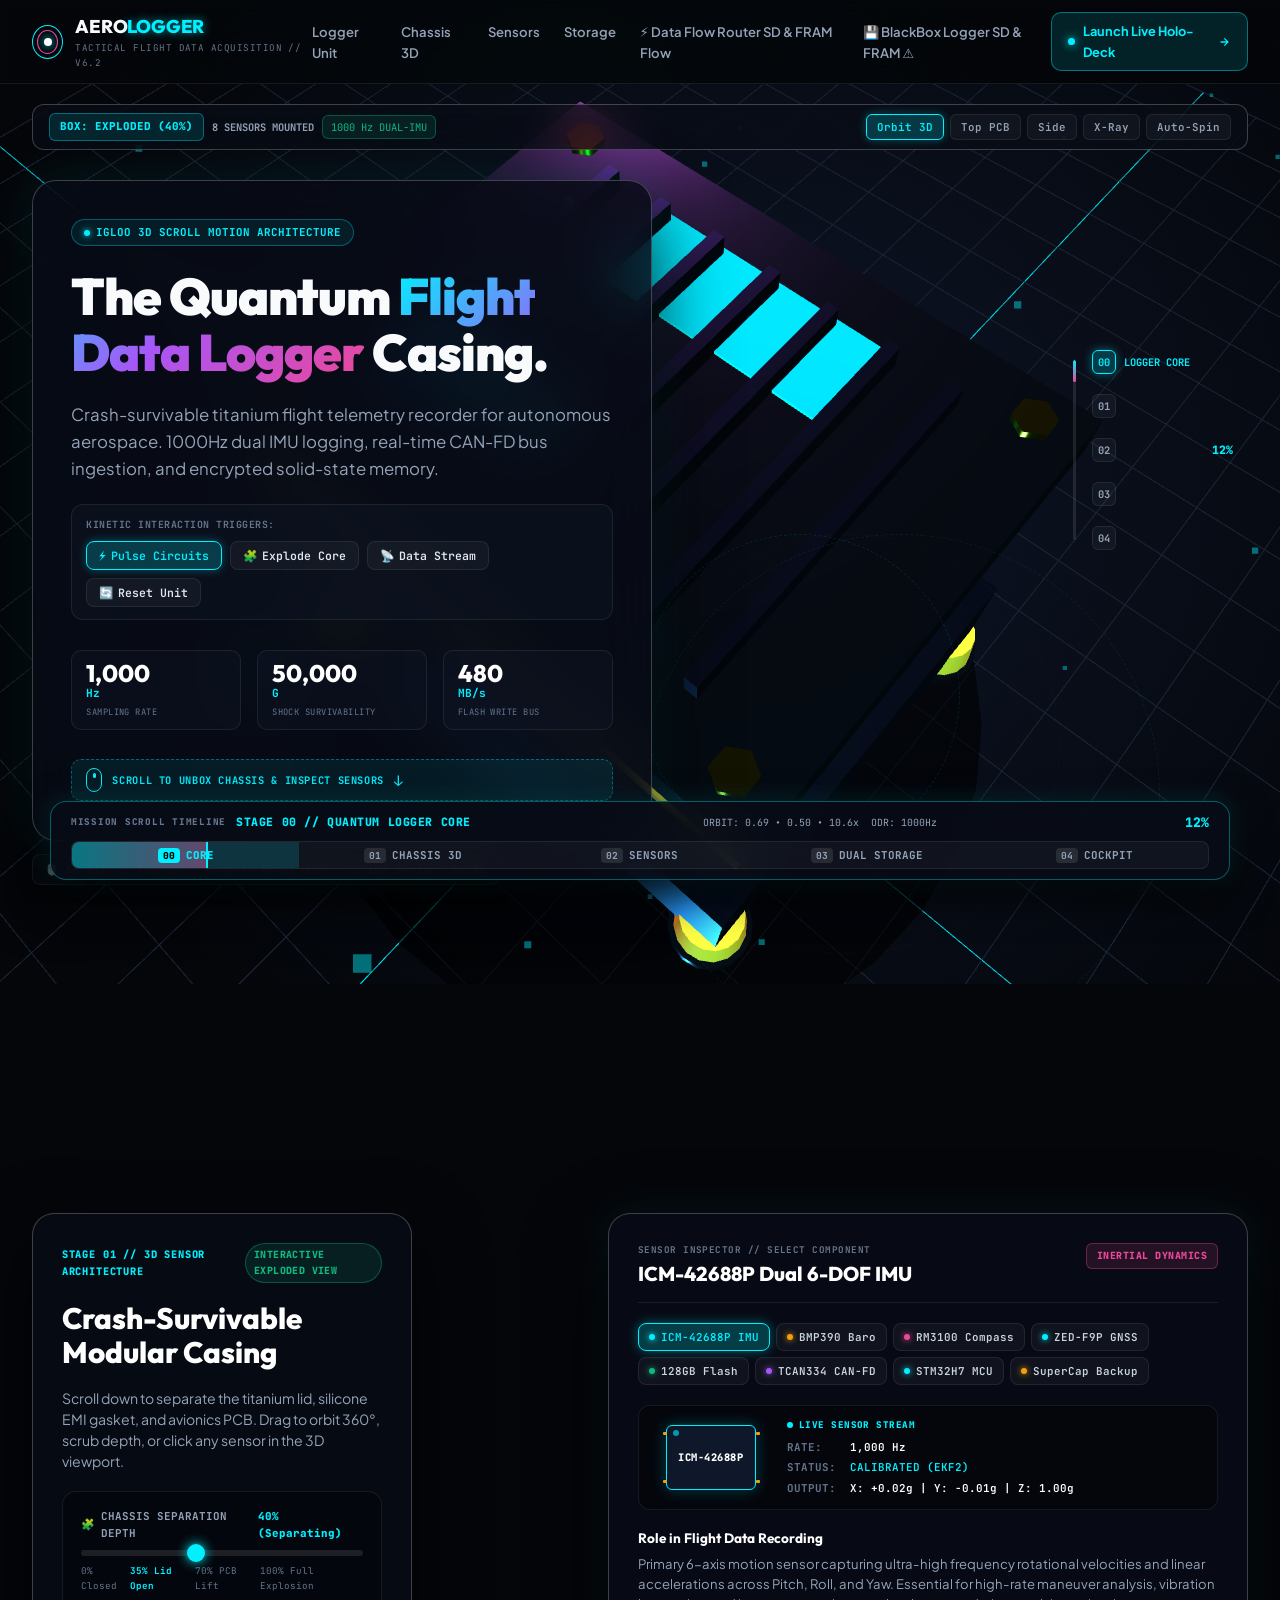
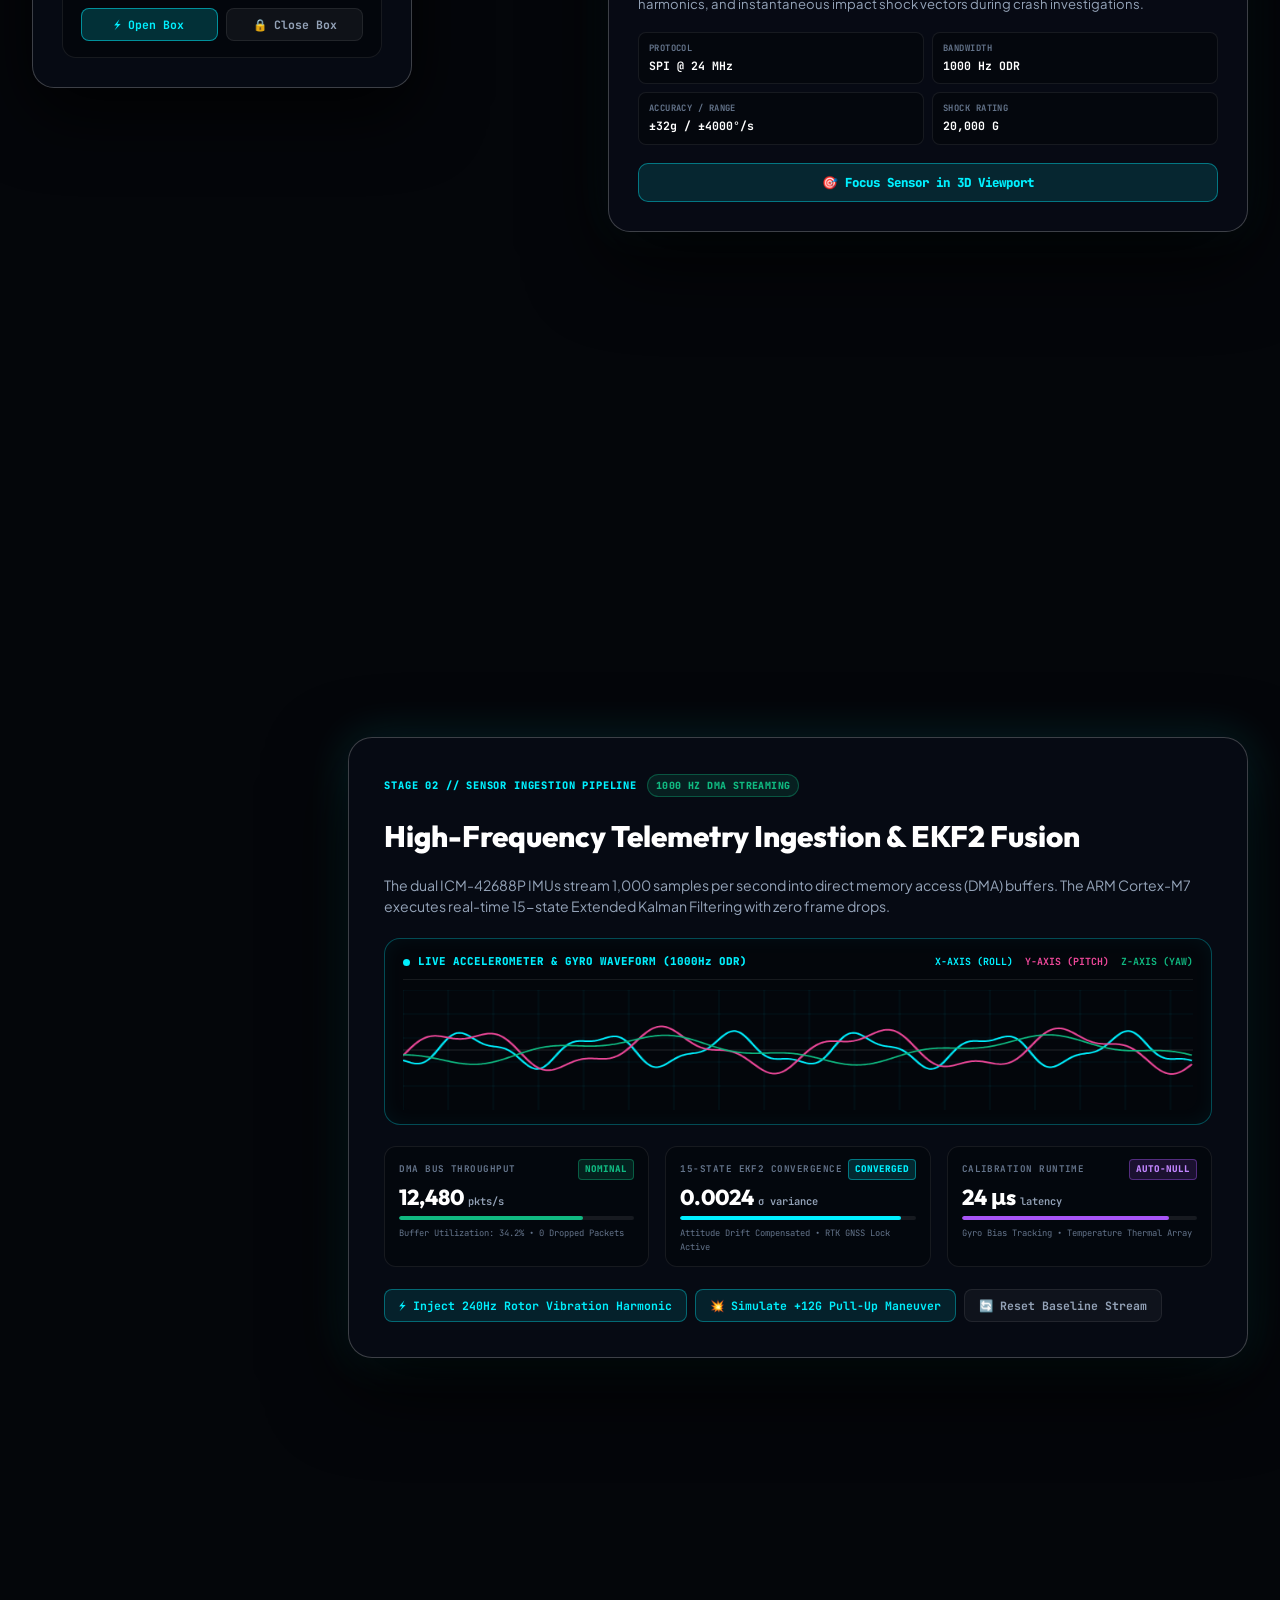
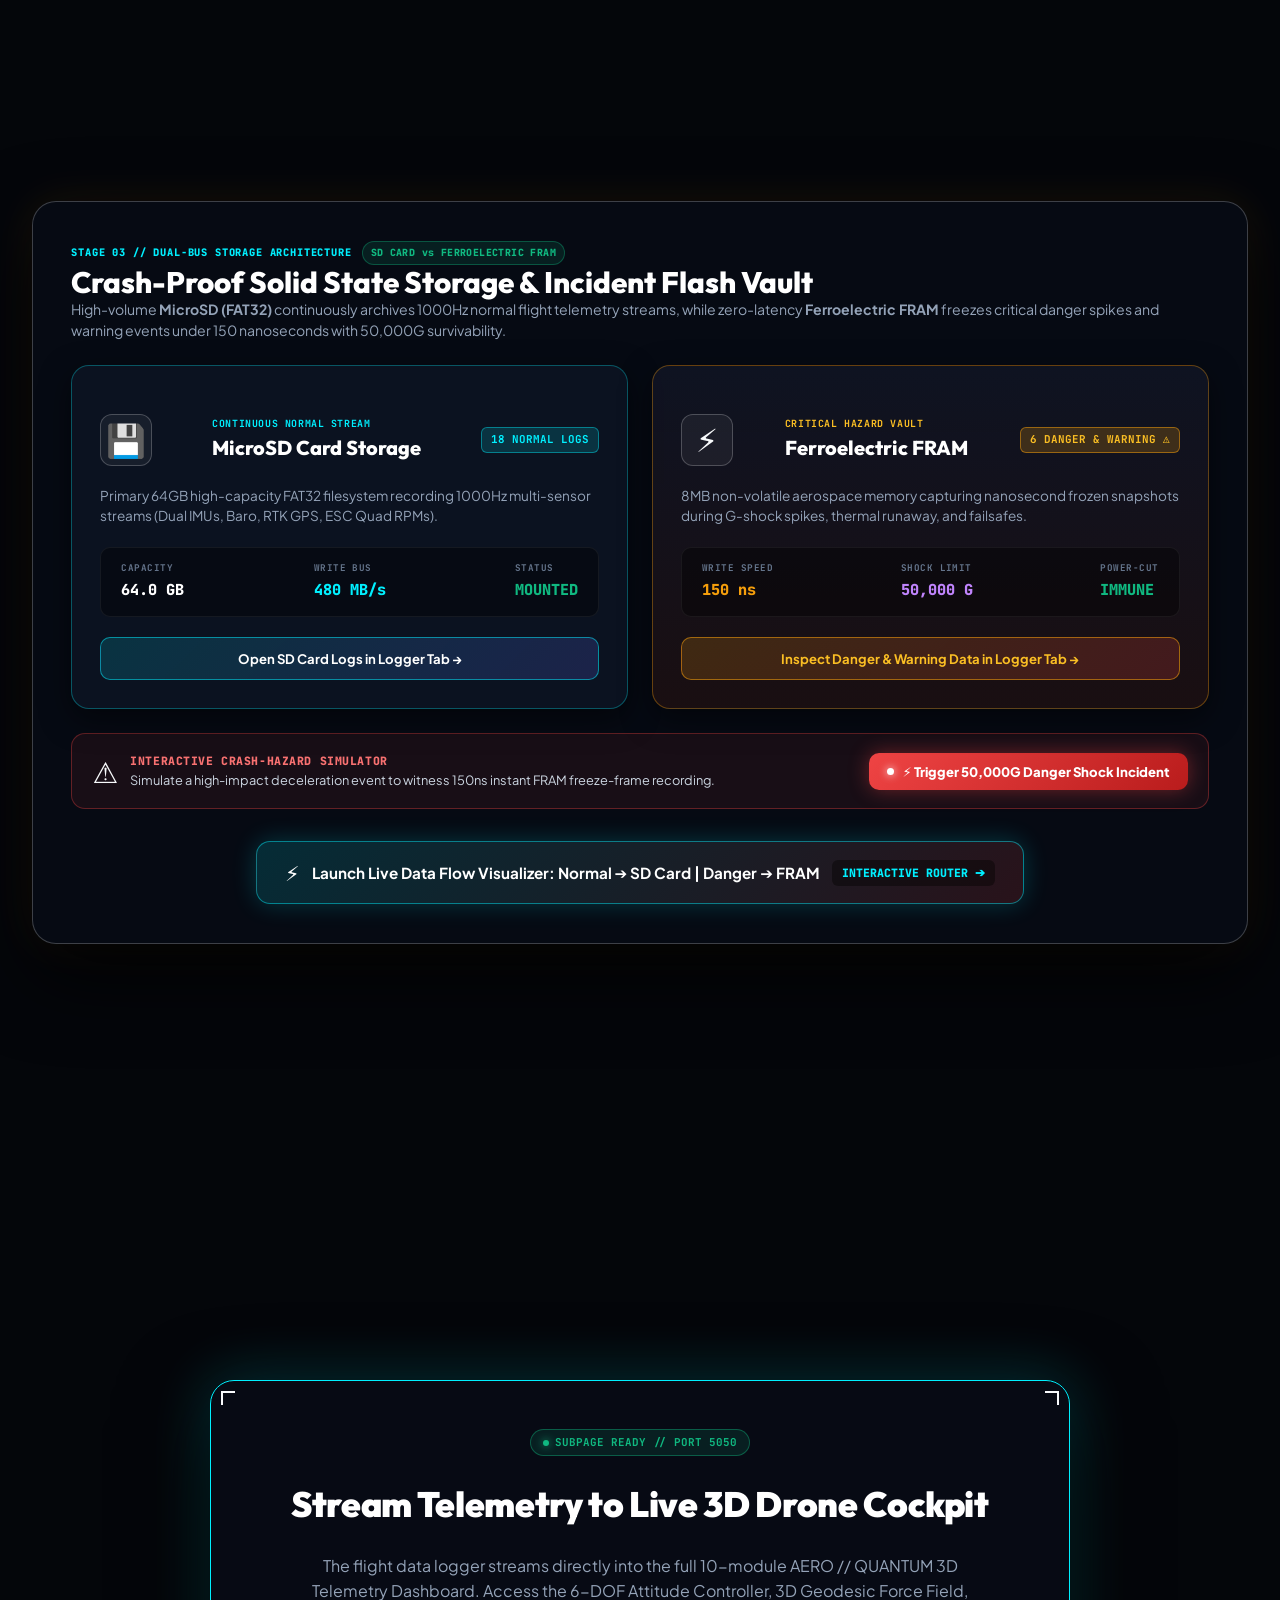
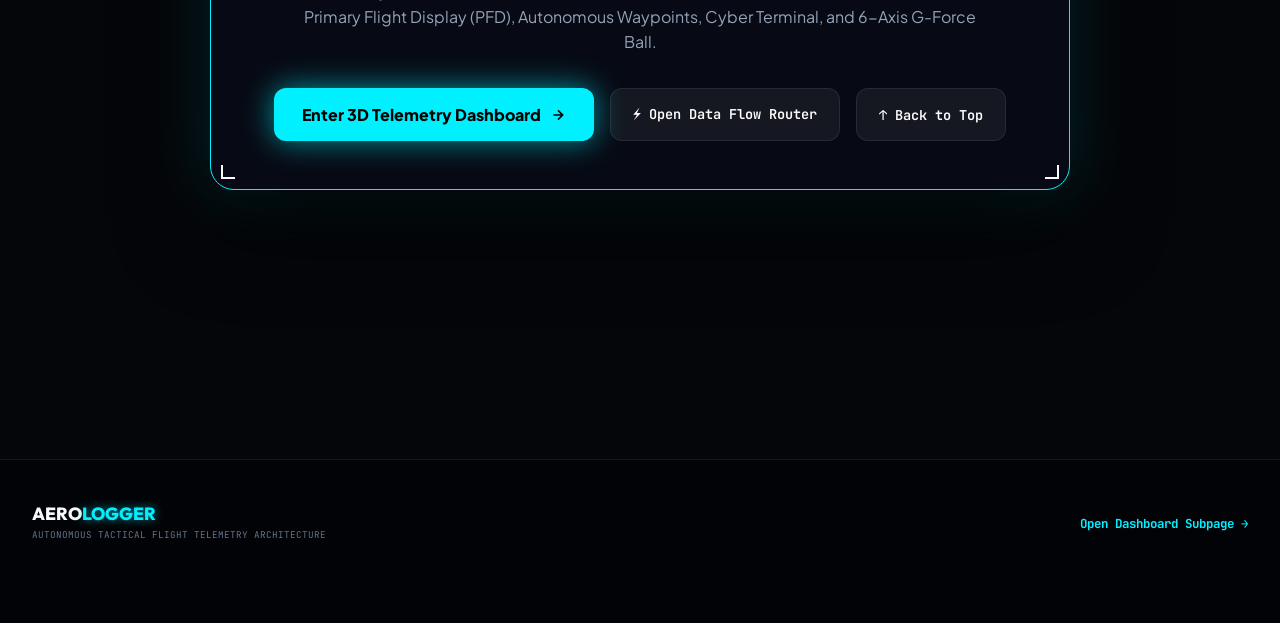
<file: index.html>
<!DOCTYPE html>
<html lang="en">
<head>
  <meta charset="UTF-8">
  <meta name="viewport" content="width=device-width, initial-scale=1.0">
  <title>AERO // LOGGER • Next-Gen Flight Data Acquisition &amp; Blackbox Motion Architecture</title>
  <meta name="description" content="Next-generation tactical flight data logger with Igloo-style 3D scroll animation, high-G crash-survivable telemetry recording, and interactive avionics breakdown.">
  <link rel="preconnect" href="https://fonts.googleapis.com">
  <link rel="preconnect" href="https://fonts.gstatic.com" crossorigin>
  <link href="https://fonts.googleapis.com/css2?family=JetBrains+Mono:wght@400;500;600;700;800&family=Outfit:wght@400;500;600;700;800;900&family=Plus+Jakarta+Sans:wght@400;500;600;700&display=swap" rel="stylesheet">
  <!-- Anime.js for High-Precision Motion Graphics -->
  <script src="anime.min.js"></script>
  <!-- Three.js for 3D Exploded Box Model & Sensors -->
  <script src="three.min.js"></script>
  <link rel="stylesheet" href="landing.css">
</head>
<body class="aero-landing">
  <!-- Background Atmosphere -->
  <div class="space-grid-bg"></div>
  <div class="ambient-glow glow-cyan"></div>
  <div class="ambient-glow glow-magenta"></div>
  <div class="crt-scanlines"></div>

  <!-- FIXED FLOATING SCROLL PROGRESS HUD (RIGHT SIDE) -->
  <aside class="scroll-hud" id="scroll-hud">
    <div class="hud-scroll-track">
      <div class="hud-scroll-fill" id="hud-scroll-fill"></div>
    </div>
    <div class="hud-stages-list">
      <a href="#hero-stage" class="stage-dot active" data-stage="0" title="Hero: Logger Core">
        <span class="dot-num">00</span>
        <span class="dot-label">LOGGER CORE</span>
      </a>
      <a href="#stage-chassis" class="stage-dot" data-stage="1" title="Stage 01: Chassis &amp; Structure">
        <span class="dot-num">01</span>
        <span class="dot-label">CHASSIS 3D</span>
      </a>
      <a href="#stage-sensors" class="stage-dot" data-stage="2" title="Stage 02: Sensor Pipelines">
        <span class="dot-num">02</span>
        <span class="dot-label">SENSOR STAGE</span>
      </a>
      <a href="#stage-memory" class="stage-dot" data-stage="3" title="Stage 03: BlackBox Storage">
        <span class="dot-num">03</span>
        <span class="dot-label">MEMORY BUS</span>
      </a>
      <a href="#stage-cockpit" class="stage-dot" data-stage="4" title="Stage 04: Cockpit Bridge">
        <span class="dot-num">04</span>
        <span class="dot-label">LIVE COCKPIT</span>
      </a>
    </div>
    <div class="hud-scroll-pct" id="hud-scroll-pct">0%</div>
  </aside>

  <!-- TOP NAVIGATION HEADER -->
  <header class="landing-header">
    <div class="header-container">
      <a href="index.html" class="brand-link">
        <div class="brand-core-icon">
          <div class="icon-ring ring-1"></div>
          <div class="icon-ring ring-2"></div>
          <div class="icon-center"></div>
        </div>
        <div class="brand-text-block">
          <span class="brand-name">AERO<span class="accent-cyan">LOGGER</span></span>
          <span class="brand-sub">TACTICAL FLIGHT DATA ACQUISITION // V6.2</span>
        </div>
      </a>

      <nav class="nav-links">
        <a href="#hero-stage" class="nav-item">Logger Unit</a>
        <a href="#stage-chassis" class="nav-item">Chassis 3D</a>
        <a href="#stage-sensors" class="nav-item">Sensors</a>
        <a href="#stage-memory" class="nav-item">Storage</a>
        <a href="flow.html" class="nav-item nav-item-flow" title="Interactive Dual-Bus Telemetry Data Flow (Normal ➔ SD | Danger ➔ FRAM)">
          <span class="icon-flow">⚡</span> Data Flow Router <span class="nav-badge-pill">SD &amp; FRAM Flow</span>
        </a>
        <a href="dashboard.html#logger" class="nav-item nav-item-logger" title="Open Dual-Bus BlackBox Logger (SD Card &amp; FRAM)">
          <span class="icon-save">💾</span> BlackBox Logger <span class="nav-badge-pill">SD &amp; FRAM ⚠️</span>
        </a>
      </nav>

      <div class="header-actions">
        <!-- Direct Bridge Link to the 3D Telemetry Dashboard Subpage -->
        <a href="dashboard.html" class="btn-subpage-launch" title="Switch to Full 3D Drone Telemetry Dashboard">
          <span class="btn-pulse-dot"></span>
          <span class="btn-txt">Launch Live Holo-Deck</span>
          <svg width="14" height="14" viewBox="0 0 24 24" fill="none" stroke="currentColor" stroke-width="2.5"><path d="M5 12h14M12 5l7 7-7 7"/></svg>
        </a>
      </div>
    </div>
  </header>

  <!-- =========================================================================
       IGLOO-STYLE SCROLL ANIMATION SYSTEM
       Full-viewport sticky 3D canvas pinned while scrolling drives the journey
       ========================================================================= -->
  <div class="scrolly-journey-container" id="scrolly-journey">

    <!-- PINNED 3D WEBGL HERO CANVAS (STICKY VIEWPORT) -->
    <div class="sticky-3d-canvas-wrap" id="sticky-3d-wrap">
      <canvas id="exploded-box-canvas"></canvas>

      <!-- Viewport Loader Indicator -->
      <div class="canvas-loader" id="box-loader">
        <div class="loader-pulse"></div>
        <span>FABRICATING 3D BLACKBOX CASING...</span>
      </div>

      <!-- Top HUD Telemetry Bar on 3D Viewport -->
      <div class="viewport-hud-bar">
        <div class="hud-mode-pills">
          <span class="box-status-tag" id="box-status-pill">BOX: CLOSED (0%)</span>
          <span class="sensor-count-tag">8 SENSORS MOUNTED</span>
          <span class="hud-odr-tag">1000 Hz DUAL-IMU</span>
        </div>
        <div class="hud-cam-actions">
          <button class="v-cam-btn active" id="btn-cam-persp" title="Orbit 3D View">Orbit 3D</button>
          <button class="v-cam-btn" id="btn-cam-top" title="Top-Down Sensor View">Top PCB</button>
          <button class="v-cam-btn" id="btn-cam-side" title="Side Layer Separation">Side</button>
          <button class="v-cam-btn" id="btn-toggle-wireframe" title="Toggle X-Ray Wireframe">X-Ray</button>
          <button class="v-cam-btn" id="btn-toggle-autorotate" title="Toggle Auto-Spin">Auto-Spin</button>
        </div>
      </div>

      <!-- Orbital Holographic Reticles & Data Rings in 3D Space -->
      <div class="orbital-reticles-container" id="orbital-reticles">
        <div class="orbital-ring ring-outer"></div>
        <div class="orbital-ring ring-middle"></div>
        <div class="orbital-ring ring-inner"></div>
      </div>

      <!-- Bottom Interactive Orbit Hint -->
      <div class="viewport-orbit-hint" id="canvas-orbit-hint">
        <span>🖱️ Scroll to Journey • Drag to Orbit 360° • Click Sensors in 3D</span>
      </div>
    </div>

    <!-- =======================================================================
         SCROLL STORYTELLING TRACK (5 IMMERSIVE NARRATIVE STAGES)
         ======================================================================= -->
    <div class="scrolly-track">

      <!-- =====================================================================
           STAGE 00: HERO // QUANTUM FLIGHT DATA LOGGER CORE
           ===================================================================== -->
      <section class="scrolly-stage stage-hero" id="hero-stage" data-stage="0">
        <div class="stage-content-wrap">
          <div class="hero-card-panel">
            <div class="hero-badge">
              <span class="badge-status-dot"></span>
              <span>IGLOO 3D SCROLL MOTION ARCHITECTURE</span>
            </div>

            <h1 class="hero-title">
              The Quantum <span class="gradient-text">Flight Data Logger</span> Casing.
            </h1>

            <p class="hero-description">
              Crash-survivable titanium flight telemetry recorder for autonomous aerospace. 1000Hz dual IMU logging, real-time CAN-FD bus ingestion, and encrypted solid-state memory.
            </p>

            <!-- Interactive Hardware Motion Triggers -->
            <div class="hero-motion-controls">
              <span class="controls-label">KINETIC INTERACTION TRIGGERS:</span>
              <div class="triggers-button-row">
                <button class="trigger-btn active" id="btn-anim-pulse" title="Pulse internal core light & LEDs">
                  <span class="btn-icon">⚡</span> Pulse Circuits
                </button>
                <button class="trigger-btn" id="btn-anim-explode" title="Toggle exploded 3D chassis">
                  <span class="btn-icon">🧩</span> Explode Core
                </button>
                <button class="trigger-btn" id="btn-anim-stream" title="Simulate high-rate telemetry burst">
                  <span class="btn-icon">📡</span> Data Stream
                </button>
                <button class="trigger-btn" id="btn-anim-reset" title="Reset all hardware animations">
                  <span class="btn-icon">🔄</span> Reset Unit
                </button>
              </div>
            </div>

            <!-- Telemetry Stats Pill Bar -->
            <div class="hero-stats-row">
              <div class="hero-stat-card">
                <span class="h-stat-num" id="stat-sample-rate">1,000</span>
                <span class="h-stat-unit">Hz</span>
                <span class="h-stat-lbl">SAMPLING RATE</span>
              </div>
              <div class="hero-stat-card">
                <span class="h-stat-num" id="stat-shock-rating">50,000</span>
                <span class="h-stat-unit">G</span>
                <span class="h-stat-lbl">SHOCK SURVIVABILITY</span>
              </div>
              <div class="hero-stat-card">
                <span class="h-stat-num" id="stat-write-speed">480</span>
                <span class="h-stat-unit">MB/s</span>
                <span class="h-stat-lbl">FLASH WRITE BUS</span>
              </div>
            </div>

            <!-- Scroll Prompt Cue -->
            <div class="scroll-cue-prompt">
              <span class="cue-mouse-icon">
                <span class="cue-wheel"></span>
              </span>
              <span class="cue-text">SCROLL TO UNBOX CHASSIS &amp; INSPECT SENSORS</span>
              <span class="cue-arrow">↓</span>
            </div>
          </div>
        </div>
      </section>

      <!-- =====================================================================
           STAGE 01: CHASSIS // 3D EXPLODED BOX & SENSOR INSPECTOR
           ===================================================================== -->
      <section class="scrolly-stage stage-chassis" id="stage-chassis" data-stage="1">
        <div class="stage-content-wrap split-dock">
          <!-- Left: Explode Depth Tray Dock -->
          <div class="chassis-control-dock">
            <div class="stage-header-badge">
              <span class="stage-tag">STAGE 01 // 3D SENSOR ARCHITECTURE</span>
              <span class="pulse-live-badge">INTERACTIVE EXPLODED VIEW</span>
            </div>
            <h2 class="stage-title">Crash-Survivable Modular Casing</h2>
            <p class="stage-desc">
              Scroll down to separate the titanium lid, silicone EMI gasket, and avionics PCB. Drag to orbit 360°, scrub depth, or click any sensor in the 3D viewport.
            </p>

            <div class="exploded-controls-tray">
              <div class="tray-slider-block">
                <div class="tray-label-row">
                  <span class="tray-title"><span class="icon">🧩</span> CHASSIS SEPARATION DEPTH</span>
                  <span class="tray-percent" id="explode-percent-label">85% (Separating)</span>
                </div>
                <input type="range" class="explode-range-slider" id="slider-explode" min="0" max="100" value="85" step="0.5">
                <div class="slider-anchors">
                  <span class="anchor-point" data-val="0">0% Closed</span>
                  <span class="anchor-point" data-val="35">35% Lid Open</span>
                  <span class="anchor-point active" data-val="70">70% PCB Lift</span>
                  <span class="anchor-point" data-val="100">100% Full Explosion</span>
                </div>
              </div>
              <div class="tray-quick-actions">
                <button class="btn-explode-action primary" id="btn-quick-open" title="Explode Open the Box">
                  <span>⚡ Open Box</span>
                </button>
                <button class="btn-explode-action secondary" id="btn-quick-close" title="Assemble &amp; Seal the Box">
                  <span>🔒 Close Box</span>
                </button>
              </div>
            </div>
          </div>

          <!-- Right: Interactive Sensor Inspector Dossier -->
          <aside class="sensor-inspector-card">
            <div class="inspector-header">
              <div class="inspector-titles">
                <span class="inspector-sub">SENSOR INSPECTOR // SELECT COMPONENT</span>
                <h3 id="inspector-sensor-name">ICM-42688P Dual 6-DOF IMU</h3>
              </div>
              <span class="sensor-category-badge" id="inspector-sensor-category">INERTIAL DYNAMICS</span>
            </div>

            <!-- Sensor Selector Chips List -->
            <div class="sensor-chips-scroll" id="sensor-chips-list">
              <button class="sensor-chip-btn active" data-sensor="imu">
                <span class="chip-dot cyan"></span>
                <span>ICM-42688P IMU</span>
              </button>
              <button class="sensor-chip-btn" data-sensor="baro">
                <span class="chip-dot amber"></span>
                <span>BMP390 Baro</span>
              </button>
              <button class="sensor-chip-btn" data-sensor="mag">
                <span class="chip-dot magenta"></span>
                <span>RM3100 Compass</span>
              </button>
              <button class="sensor-chip-btn" data-sensor="gnss">
                <span class="chip-dot cyan"></span>
                <span>ZED-F9P GNSS</span>
              </button>
              <button class="sensor-chip-btn" data-sensor="flash">
                <span class="chip-dot green"></span>
                <span>128GB Flash</span>
              </button>
              <button class="sensor-chip-btn" data-sensor="can">
                <span class="chip-dot purple"></span>
                <span>TCAN334 CAN-FD</span>
              </button>
              <button class="sensor-chip-btn" data-sensor="mcu">
                <span class="chip-dot cyan"></span>
                <span>STM32H7 MCU</span>
              </button>
              <button class="sensor-chip-btn" data-sensor="supercap">
                <span class="chip-dot amber"></span>
                <span>SuperCap Backup</span>
              </button>
            </div>

            <!-- Detailed Sensor Dossier Specifications -->
            <div class="sensor-dossier-body">
              <div class="dossier-graphic-hero">
                <div class="graphic-chip-preview" id="dossier-chip-preview">
                  <div class="microchip-visual">
                    <div class="chip-notch"></div>
                    <span class="chip-label" id="microchip-label">ICM-42688P</span>
                    <div class="chip-pins-left"></div>
                    <div class="chip-pins-right"></div>
                  </div>
                </div>
                <div class="graphic-telemetry-live">
                  <span class="live-tag"><span class="pulse-dot"></span> LIVE SENSOR STREAM</span>
                  <div class="live-stream-data" id="dossier-live-data">
                    <div class="data-row"><span class="k">RATE:</span><span class="v" id="live-rate">1,000 Hz</span></div>
                    <div class="data-row"><span class="k">STATUS:</span><span class="v cyan" id="live-status">CALIBRATED (EKF2)</span></div>
                    <div class="data-row"><span class="k">OUTPUT:</span><span class="v" id="live-val">X: +0.02g | Y: -0.01g | Z: 1.00g</span></div>
                  </div>
                </div>
              </div>

              <!-- Description & Function in Flight Logger -->
              <div class="dossier-description-block">
                <h4>Role in Flight Data Recording</h4>
                <p id="dossier-description-text">
                  Primary motion sensor capturing high-frequency rotational velocities and linear accelerations across all 3 axes (&theta;, &phi;, &psi;). Essential for reconstructing aircraft trajectory, G-force loads during high-rate maneuvers, and impact shock profiling.
                </p>
              </div>

              <!-- Technical Spec Grid -->
              <div class="dossier-specs-grid">
                <div class="spec-tile">
                  <span class="s-label">PROTOCOL</span>
                  <span class="s-val" id="spec-protocol">SPI @ 24 MHz</span>
                </div>
                <div class="spec-tile">
                  <span class="s-label">BANDWIDTH</span>
                  <span class="s-val" id="spec-bandwidth">1000 Hz ODR</span>
                </div>
                <div class="spec-tile">
                  <span class="s-label">ACCURACY / RANGE</span>
                  <span class="s-val" id="spec-range">&plusmn;32g / &plusmn;4000&deg;/s</span>
                </div>
                <div class="spec-tile">
                  <span class="s-label">SHOCK RATING</span>
                  <span class="s-val" id="spec-shock">20,000 G</span>
                </div>
              </div>

              <!-- Focus 3D Button -->
              <button class="btn-focus-sensor" id="btn-focus-in-3d">
                <span>🎯 Focus Sensor in 3D Viewport</span>
              </button>
            </div>
          </aside>
        </div>
      </section>

      <!-- =====================================================================
           STAGE 02: SENSORS // 1000HZ INGESTION PIPELINES & EKF2 CONVERGENCE
           ===================================================================== -->
      <section class="scrolly-stage stage-sensors" id="stage-sensors" data-stage="2">
        <div class="stage-content-wrap">
          <div class="pipeline-console-card">
            <div class="stage-header-badge">
              <span class="stage-tag">STAGE 02 // SENSOR INGESTION PIPELINE</span>
              <span class="pulse-live-badge">1000 HZ DMA STREAMING</span>
            </div>
            <h2 class="stage-title">High-Frequency Telemetry Ingestion &amp; EKF2 Fusion</h2>
            <p class="stage-desc">
              The dual ICM-42688P IMUs stream 1,000 samples per second into direct memory access (DMA) buffers. The ARM Cortex-M7 executes real-time 15-state Extended Kalman Filtering with zero frame drops.
            </p>

            <!-- Dynamic Live Waveform Canvas Oscilloscope -->
            <div class="pipeline-oscilloscope-wrap">
              <div class="oscilloscope-header">
                <div class="osc-title">
                  <span class="osc-pulse"></span>
                  <span>LIVE ACCELEROMETER &amp; GYRO WAVEFORM (1000Hz ODR)</span>
                </div>
                <div class="osc-legend">
                  <span class="legend-ch ch-x">X-AXIS (ROLL)</span>
                  <span class="legend-ch ch-y">Y-AXIS (PITCH)</span>
                  <span class="legend-ch ch-z">Z-AXIS (YAW)</span>
                </div>
              </div>
              <canvas id="pipeline-waveform-canvas" width="700" height="150"></canvas>
            </div>

            <!-- Pipeline Metrics & Kalman Indicators -->
            <div class="pipeline-metrics-grid">
              <div class="p-metric-card">
                <div class="p-metric-top">
                  <span class="p-lbl">DMA BUS THROUGHPUT</span>
                  <span class="p-tag-pill green">NOMINAL</span>
                </div>
                <div class="p-num" id="p-metric-packets">12,480 <span class="p-unit">pkts/s</span></div>
                <div class="p-bar"><div class="p-bar-fill" style="width: 78%;"></div></div>
                <div class="p-sub">Buffer Utilization: 34.2% • 0 Dropped Packets</div>
              </div>

              <div class="p-metric-card">
                <div class="p-metric-top">
                  <span class="p-lbl">15-STATE EKF2 CONVERGENCE</span>
                  <span class="p-tag-pill cyan">CONVERGED</span>
                </div>
                <div class="p-num" id="p-metric-ekf">0.0024 <span class="p-unit">&sigma; variance</span></div>
                <div class="p-bar"><div class="p-bar-fill cyan" style="width: 94%;"></div></div>
                <div class="p-sub">Attitude Drift Compensated • RTK GNSS Lock Active</div>
              </div>

              <div class="p-metric-card">
                <div class="p-metric-top">
                  <span class="p-lbl">CALIBRATION RUNTIME</span>
                  <span class="p-tag-pill purple">AUTO-NULL</span>
                </div>
                <div class="p-num">24 &mu;s <span class="p-unit">latency</span></div>
                <div class="p-bar"><div class="p-bar-fill purple" style="width: 88%;"></div></div>
                <div class="p-sub">Gyro Bias Tracking • Temperature Thermal Array</div>
              </div>
            </div>

            <!-- Interactive Harmonic Test Injection Row -->
            <div class="pipeline-actions-row">
              <button class="btn-pipeline-action" id="btn-inject-harmonic">
                <span>⚡ Inject 240Hz Rotor Vibration Harmonic</span>
              </button>
              <button class="btn-pipeline-action" id="btn-simulate-shock">
                <span>💥 Simulate +12G Pull-Up Maneuver</span>
              </button>
              <button class="btn-pipeline-action secondary" id="btn-reset-pipeline">
                <span>🔄 Reset Baseline Stream</span>
              </button>
            </div>
          </div>
        </div>
      </section>

      <!-- =====================================================================
           STAGE 03: MEMORY // DUAL-BUS STORAGE (SD CARD VS FRAM)
           ===================================================================== -->
      <section class="scrolly-stage stage-memory" id="stage-memory" data-stage="3">
        <div class="stage-content-wrap">
          <div class="stage-memory-deck">
            <div class="stage-header-block">
              <div class="stage-header-badge">
                <span class="stage-tag">STAGE 03 // DUAL-BUS STORAGE ARCHITECTURE</span>
                <span class="pulse-live-badge">SD CARD vs FERROELECTRIC FRAM</span>
              </div>
              <h2 class="stage-title">Crash-Proof Solid State Storage &amp; Incident Flash Vault</h2>
              <p class="stage-desc">
                High-volume <strong>MicroSD (FAT32)</strong> continuously archives 1000Hz normal flight telemetry streams, while zero-latency <strong>Ferroelectric FRAM</strong> freezes critical danger spikes and warning events under 150 nanoseconds with 50,000G survivability.
              </p>
            </div>

            <!-- Dual Storage Showcase Cards -->
            <div class="stage-memory-showcase-grid">
              <!-- Card 1: SD Card -->
              <div class="memory-card-showcase sd-showcase">
                <div class="card-beam-glow"></div>
                <div class="showcase-top">
                  <span class="showcase-icon">💾</span>
                  <div>
                    <span class="showcase-sub">CONTINUOUS NORMAL STREAM</span>
                    <h3>MicroSD Card Storage</h3>
                  </div>
                  <span class="showcase-badge-pill cyan">18 NORMAL LOGS</span>
                </div>
                <p class="showcase-desc">
                  Primary 64GB high-capacity FAT32 filesystem recording 1000Hz multi-sensor streams (Dual IMUs, Baro, RTK GPS, ESC Quad RPMs).
                </p>
                <div class="showcase-metrics-row">
                  <div class="s-metric"><span class="k">CAPACITY</span><span class="v">64.0 GB</span></div>
                  <div class="s-metric"><span class="k">WRITE BUS</span><span class="v cyan">480 MB/s</span></div>
                  <div class="s-metric"><span class="k">STATUS</span><span class="v emerald">MOUNTED</span></div>
                </div>
                <a href="dashboard.html#logger" class="btn-showcase-explore">
                  <span>Open SD Card Logs in Logger Tab →</span>
                </a>
              </div>

              <!-- Card 2: FRAM -->
              <div class="memory-card-showcase fram-showcase">
                <div class="card-beam-glow"></div>
                <div class="showcase-top">
                  <span class="showcase-icon">⚡</span>
                  <div>
                    <span class="showcase-sub">CRITICAL HAZARD VAULT</span>
                    <h3>Ferroelectric FRAM</h3>
                  </div>
                  <span class="showcase-badge-pill amber" id="fram-badge-counter">6 DANGER &amp; WARNING ⚠️</span>
                </div>
                <p class="showcase-desc">
                  8MB non-volatile aerospace memory capturing nanosecond frozen snapshots during G-shock spikes, thermal runaway, and failsafes.
                </p>
                <div class="showcase-metrics-row">
                  <div class="s-metric"><span class="k">WRITE SPEED</span><span class="v amber">150 ns</span></div>
                  <div class="s-metric"><span class="k">SHOCK LIMIT</span><span class="v purple">50,000 G</span></div>
                  <div class="s-metric"><span class="k">POWER-CUT</span><span class="v emerald">IMMUNE</span></div>
                </div>
                <a href="dashboard.html#logger" class="btn-showcase-explore fram-btn">
                  <span>Inspect Danger &amp; Warning Data in Logger Tab →</span>
                </a>
              </div>
            </div>

            <!-- Interactive 50,000G Shock Event Simulator Strip -->
            <div class="incident-simulator-strip">
              <div class="sim-left">
                <span class="sim-alert-icon">⚠️</span>
                <div>
                  <div class="sim-title">INTERACTIVE CRASH-HAZARD SIMULATOR</div>
                  <div class="sim-desc">Simulate a high-impact deceleration event to witness 150ns instant FRAM freeze-frame recording.</div>
                </div>
              </div>
              <div class="sim-right">
                <button class="btn-trigger-shock" id="btn-simulate-fram-shock">
                  <span class="pulse-dot-red"></span>
                  <span>⚡ Trigger 50,000G Danger Shock Incident</span>
                </button>
              </div>
            </div>

            <!-- Prominent Data Flow Subpage Callout Strip -->
            <div class="flow-callout-strip">
              <a href="flow.html" class="flow-callout-btn">
                <span class="flow-icon">⚡</span>
                <span class="flow-title">Launch Live Data Flow Visualizer: Normal ➔ SD Card | Danger ➔ FRAM</span>
                <span class="flow-tag">INTERACTIVE ROUTER ➔</span>
              </a>
            </div>
          </div>
        </div>
      </section>

      <!-- =====================================================================
           STAGE 04: COCKPIT // LIVE 3D DRONE TELEMETRY BRIDGE
           ===================================================================== -->
      <section class="scrolly-stage stage-cockpit" id="stage-cockpit" data-stage="4">
        <div class="stage-content-wrap">
          <div class="bridge-action-card">
            <div class="card-beam-glow"></div>
            <div class="card-bracket tl"></div><div class="card-bracket tr"></div>
            <div class="card-bracket bl"></div><div class="card-bracket br"></div>

            <div class="bridge-content">
              <div class="bridge-badge">
                <span class="pulse-dot-green"></span>
                <span>SUBPAGE READY // PORT 5050</span>
              </div>

              <h3>Stream Telemetry to Live 3D Drone Cockpit</h3>
              <p>
                The flight data logger streams directly into the full 10-module AERO // QUANTUM 3D Telemetry Dashboard. Access the 6-DOF Attitude Controller, 3D Geodesic Force Field, Primary Flight Display (PFD), Autonomous Waypoints, Cyber Terminal, and 6-Axis G-Force Ball.
              </p>

              <div class="bridge-buttons-row">
                <a href="dashboard.html" class="btn-primary-launch">
                  <span>Enter 3D Telemetry Dashboard</span>
                  <svg width="16" height="16" viewBox="0 0 24 24" fill="none" stroke="currentColor" stroke-width="2.5"><path d="M5 12h14M12 5l7 7-7 7"/></svg>
                </a>
                <a href="flow.html" class="btn-secondary-replay" style="text-decoration:none; display:inline-flex; align-items:center; gap:6px;">
                  <span>⚡ Open Data Flow Router</span>
                </a>
                <button class="btn-secondary-replay" onclick="window.scrollTo({top:0, behavior:'smooth'})">
                  <span>↑ Back to Top</span>
                </button>
              </div>
            </div>
          </div>
        </div>
      </section>

    </div>
  </div>

  <!-- =========================================================================
       IGLOO-STYLE FIXED BOTTOM TIMELINE SCRUBBER
       Interactive timeline progress, stage chapters, and coordinate telemetry
       ========================================================================= -->
  <nav class="igloo-bottom-timeline" id="igloo-timeline">
    <div class="timeline-meta">
      <div class="timeline-title-row">
        <span class="t-badge">MISSION SCROLL TIMELINE</span>
        <span class="t-stage-name" id="timeline-stage-name">STAGE 00 // QUANTUM LOGGER CORE</span>
      </div>
      <div class="timeline-telemetry-row">
        <span class="t-ticker-item" id="ticker-coords">ORBIT: 0.85 &bull; 0.58 &bull; 11.2x</span>
        <span class="t-ticker-item" id="ticker-odr">ODR: 1000Hz</span>
      </div>
      <div class="timeline-pct" id="timeline-pct-label">00%</div>
    </div>
    <div class="timeline-track-wrap" id="timeline-track-wrap">
      <div class="timeline-track-progress" id="timeline-track-fill"></div>
      <div class="timeline-chapters">
        <button class="t-chapter active" data-stage="0" title="Jump to Stage 0: Logger Core">
          <span class="t-num">00</span>
          <span class="t-name">CORE</span>
        </button>
        <button class="t-chapter" data-stage="1" title="Jump to Stage 1: Chassis 3D">
          <span class="t-num">01</span>
          <span class="t-name">CHASSIS 3D</span>
        </button>
        <button class="t-chapter" data-stage="2" title="Jump to Stage 2: Sensor Pipelines">
          <span class="t-num">02</span>
          <span class="t-name">SENSORS</span>
        </button>
        <button class="t-chapter" data-stage="3" title="Jump to Stage 3: Dual-Bus Storage">
          <span class="t-num">03</span>
          <span class="t-name">DUAL STORAGE</span>
        </button>
        <button class="t-chapter" data-stage="4" title="Jump to Stage 4: Live Cockpit Bridge">
          <span class="t-num">04</span>
          <span class="t-name">COCKPIT</span>
        </button>
      </div>
    </div>
  </nav>

  <!-- FOOTER -->
  <footer class="landing-footer">
    <div class="footer-container">
      <div class="footer-left">
        <span class="f-brand">AERO<span class="accent-cyan">LOGGER</span></span>
        <span class="f-tag">AUTONOMOUS TACTICAL FLIGHT TELEMETRY ARCHITECTURE</span>
      </div>
      <div class="footer-right">
        <a href="dashboard.html" class="f-link">Open Dashboard Subpage →</a>
      </div>
    </div>
  </footer>

  <script src="landing.js"></script>
</body>
</html>
</file>
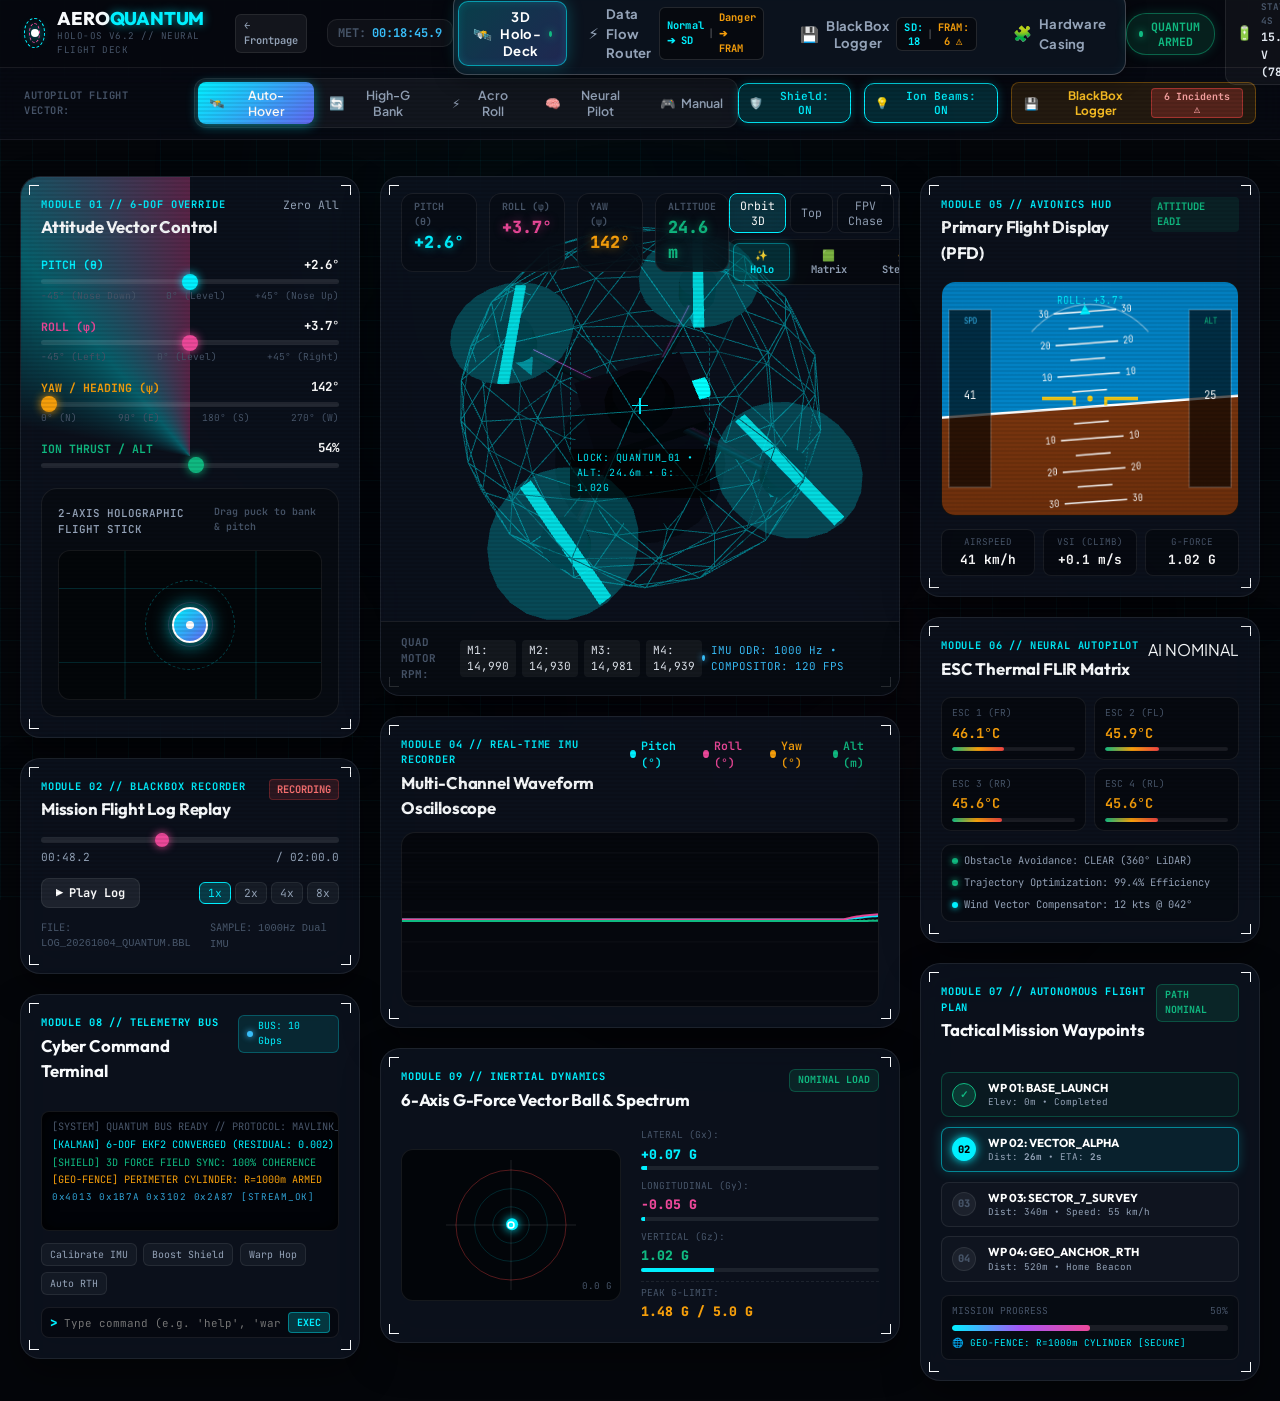
<file: dashboard.html>
<!DOCTYPE html>
<html lang="en">
<head>
  <meta charset="UTF-8">
  <meta name="viewport" content="width=device-width, initial-scale=1.0">
  <title>AERO // QUANTUM • Next-Gen Autonomous Flight Telemetry & 3D Drone Holo-Deck</title>
  <meta name="description" content="Next-generation futuristic flight telemetry dashboard with 3D drone spatial gyro, holographic energy shields, tactical LIDAR point cloud, neural autopilot matrix, and BlackBox log player.">
  <link rel="preconnect" href="https://fonts.googleapis.com">
  <link rel="preconnect" href="https://fonts.gstatic.com" crossorigin>
  <link href="https://fonts.googleapis.com/css2?family=JetBrains+Mono:wght@400;500;600;700;800&family=Outfit:wght@400;500;600;700;800;900&family=Plus+Jakarta+Sans:wght@400;500;600;700&display=swap" rel="stylesheet">
  <!-- Three.js for high-fidelity 3D Drone Rendering -->
  <script src="three.min.js"></script>
  <link rel="stylesheet" href="style.css">
</head>
<body class="aero-cockpit theme-cyber">
  <!-- Ambient Space Holographic Layers -->
  <div class="aero-bg-grid"></div>
  <div class="crt-scanlines"></div>
  <div class="hologram-dust"></div>
  <div class="cockpit-glow glow-cyan"></div>
  <div class="cockpit-glow glow-magenta"></div>
  <div class="cockpit-glow glow-purple"></div>

  <!-- TOP COMMAND BAR (HOLO-DECK & BLACKBOX LOGGER) -->
  <header class="hud-header">
    <div class="header-left">
      <div class="brand-badge">
        <div class="holo-quantum-core">
          <div class="core-ring r1"></div>
          <div class="core-ring r2"></div>
          <div class="core-center"></div>
        </div>
        <div class="brand-titles">
          <span class="brand-text">AERO<span class="accent-cyan">QUANTUM</span></span>
          <span class="hub-tag">HOLO-OS V6.2 // NEURAL FLIGHT DECK</span>
        </div>
        <a href="index.html" class="back-home-badge" title="Return to Frontpage / Casing">
          ← Frontpage
        </a>
      </div>

      <!-- Mission Elapsed Clock -->
      <div class="mission-clock-pill">
        <span class="clock-label">MET:</span>
        <span class="clock-val" id="mission-clock">00:18:42.8</span>
      </div>
    </div>

    <!-- MASTER NAVIGATION TABS: 3D HOLO-DECK vs DATA FLOW vs BLACKBOX LOGGER -->
    <nav class="hud-master-tabs" id="master-nav-tabs">
      <button class="master-tab-btn active" id="tab-btn-telemetry" data-tab="telemetry" title="Real-Time 3D Drone Telemetry & Flight Controls (Key: 1)">
        <span class="tab-icon">🛰️</span>
        <span class="tab-label">3D Holo-Deck</span>
        <span class="tab-live-dot"></span>
      </button>

      <a href="flow.html" class="master-tab-btn tab-link" title="Interactive Dual-Bus Telemetry Data Flow (Normal ➔ SD | Danger ➔ FRAM)">
        <span class="tab-icon">⚡</span>
        <span class="tab-label">Data Flow Router</span>
        <span class="tab-badge-split">
          <span class="badge-sd">Normal ➔ SD</span>
          <span class="badge-divider">|</span>
          <span class="badge-fram">Danger ➔ FRAM</span>
        </span>
      </a>

      <button class="master-tab-btn" id="tab-btn-logger" data-tab="logger" title="BlackBox Storage: SD Card Normal Data & FRAM Danger Events (Key: 2)">
        <span class="tab-icon">💾</span>
        <span class="tab-label">BlackBox Logger</span>
        <span class="tab-badge-split">
          <span class="badge-sd">SD: 18</span>
          <span class="badge-divider">|</span>
          <span class="badge-fram">FRAM: 6 ⚠️</span>
        </span>
      </button>

      <a href="index.html#stage-chassis" class="master-tab-btn tab-link" title="Inspect Exploded 3D Hardware Casing">
        <span class="tab-icon">🧩</span>
        <span class="tab-label">Hardware Casing</span>
      </a>
    </nav>

    <div class="header-right">
      <!-- Arming State Switch with Holographic Laser Ring -->
      <button class="flight-state-badge armed" id="arm-status-pill" title="Toggle Arm / Disarm Engine">
        <span class="state-dot"></span>
        <span id="arm-label">QUANTUM ARMED</span>
      </button>

      <!-- Battery Gauge -->
      <div class="hud-stat-pill">
        <span class="stat-icon">🔋</span>
        <div class="stat-details">
          <span class="stat-title">SOLID-STATE 4S</span>
          <span class="stat-val" id="hud-batt-volt">15.84 V (78%)</span>
        </div>
      </div>

      <!-- GNSS Stat -->
      <div class="hud-stat-pill">
        <span class="stat-icon">🛰️</span>
        <div class="stat-details">
          <span class="stat-title">QUANTUM GNSS</span>
          <span class="stat-val" id="hud-gps-sats">24 SATS (RTK)</span>
        </div>
      </div>

      <!-- Audio Alert Toggle -->
      <button class="btn-icon-hud" id="btn-audio-toggle" title="Toggle Sci-Fi Synthesized Cockpit Audio">
        <span id="audio-icon">🔊</span>
      </button>

      <!-- Log Export Button -->
      <button class="btn-primary-action" id="btn-export-log" title="Export Current Telemetry Log (CSV)">
        <svg width="15" height="15" viewBox="0 0 24 24" fill="none" stroke="currentColor" stroke-width="2.5"><path d="M21 15v4a2 2 0 0 1-2 2H5a2 2 0 0 1-2-2v-4M7 10l5 5 5-5M12 15V3"/></svg>
        <span>Export Log</span>
      </button>
    </div>
  </header>

  <!-- MAIN MULTI-VIEW WORKSPACE -->
  <main class="dashboard-views-container">
    <!-- ====================================================================
         VIEW 1: 3D TELEMETRY HOLO-DECK & COCKPIT SYSTEMS
         ==================================================================== -->
    <div class="cockpit-view-pane active" id="view-telemetry">
      <!-- Cockpit Flight Mode & Systems Sub-Bar -->
      <div class="telemetry-sub-bar">
        <div class="sub-bar-left">
          <span class="sub-bar-tag">AUTOPILOT FLIGHT VECTOR:</span>
          <!-- Active Flight Mode Pill (Framer Motion Capsule) -->
          <div class="center-mode-selector">
            <div class="mode-pill-track">
              <button class="mode-btn active" data-mode="hover">
                <span class="mode-icon">🛰️</span> Auto-Hover
              </button>
              <button class="mode-btn" data-mode="bank">
                <span class="mode-icon">🔄</span> High-G Bank
              </button>
              <button class="mode-btn" data-mode="acro">
                <span class="mode-icon">⚡</span> Acro Roll
              </button>
              <button class="mode-btn" data-mode="neural">
                <span class="mode-icon">🧠</span> Neural Pilot
              </button>
              <button class="mode-btn" data-mode="manual">
                <span class="mode-icon">🎮</span> Manual
              </button>
            </div>
          </div>
        </div>

        <div class="sub-bar-right">
          <!-- Energy Shield Toggle -->
          <button class="hud-toggle-btn active" id="btn-toggle-shield" title="Toggle 3D Force Field Energy Shield">
            <span class="toggle-icon">🛡️</span>
            <span class="toggle-label">Shield: ON</span>
          </button>

          <!-- Drone Headlights Toggle -->
          <button class="hud-toggle-btn active" id="btn-toggle-lights" title="Toggle High-Beam Ion Spotlights">
            <span class="toggle-icon">💡</span>
            <span class="toggle-label">Ion Beams: ON</span>
          </button>

          <!-- Quick Jump to Logger View -->
          <button class="btn-sub-logger-jump" id="btn-jump-to-logger" title="Open Dual-Bus BlackBox Logger (SD Card & FRAM)">
            <span class="btn-icon">💾</span>
            <span>BlackBox Logger</span>
            <span class="pill-hazard">6 Incidents ⚠️</span>
          </button>
        </div>
      </div>

      <!-- MAIN MODULAR DASHBOARD GRID -->
      <div class="dashboard-grid">
    <!-- ====================================================================
         LEFT COLUMN: ATTITUDE CONTROLLER & BLACKBOX RECORDER
         ==================================================================== -->
    <aside class="dash-sidebar left-panel">
      <!-- MODULE 1: Real-time Gyro Sliders & 2-Axis Stick -->
      <div class="cockpit-card spotlight-card border-beam-active">
        <div class="card-beam-glow"></div>
        <div class="card-bracket tl"></div><div class="card-bracket tr"></div>
        <div class="card-bracket bl"></div><div class="card-bracket br"></div>

        <div class="card-header">
          <div class="header-title">
            <span class="sub-label">MODULE 01 // 6-DOF OVERRIDE</span>
            <h3>Attitude Vector Control</h3>
          </div>
          <button class="btn-text-action" id="btn-zero-attitude">Zero All</button>
        </div>

        <div class="control-sliders-list">
          <!-- Pitch Slider -->
          <div class="slider-row">
            <div class="slider-label-bar">
              <span class="axis-tag pitch-tag">PITCH (θ)</span>
              <span class="slider-val" id="val-pitch-slider">+0.0°</span>
            </div>
            <input type="range" class="aero-slider slider-pitch-glow" id="slider-pitch" min="-45" max="45" value="0" step="0.5">
            <div class="slider-ticks">
              <span>-45° (Nose Down)</span>
              <span>0° (Level)</span>
              <span>+45° (Nose Up)</span>
            </div>
          </div>

          <!-- Roll Slider -->
          <div class="slider-row">
            <div class="slider-label-bar">
              <span class="axis-tag roll-tag">ROLL (φ)</span>
              <span class="slider-val" id="val-roll-slider">+0.0°</span>
            </div>
            <input type="range" class="aero-slider slider-roll-glow" id="slider-roll" min="-45" max="45" value="0" step="0.5">
            <div class="slider-ticks">
              <span>-45° (Left)</span>
              <span>0° (Level)</span>
              <span>+45° (Right)</span>
            </div>
          </div>

          <!-- Yaw Slider -->
          <div class="slider-row">
            <div class="slider-label-bar">
              <span class="axis-tag yaw-tag">YAW / HEADING (ψ)</span>
              <span class="slider-val" id="val-yaw-slider">000°</span>
            </div>
            <input type="range" class="aero-slider slider-yaw-glow" id="slider-yaw" min="0" max="360" value="0" step="1">
            <div class="slider-ticks">
              <span>0° (N)</span>
              <span>90° (E)</span>
              <span>180° (S)</span>
              <span>270° (W)</span>
            </div>
          </div>

          <!-- Throttle Slider -->
          <div class="slider-row">
            <div class="slider-label-bar">
              <span class="axis-tag throttle-tag">ION THRUST / ALT</span>
              <span class="slider-val" id="val-throttle-slider">52%</span>
            </div>
            <input type="range" class="aero-slider slider-alt-glow" id="slider-throttle" min="0" max="100" value="52" step="1">
          </div>
        </div>

        <!-- 2-Axis Interactive Virtual Flight Stick -->
        <div class="joystick-subcard">
          <div class="stick-header">
            <span>2-AXIS HOLOGRAPHIC FLIGHT STICK</span>
            <span class="stick-hint">Drag puck to bank & pitch</span>
          </div>
          <div class="virtual-stick-arena" id="stick-arena">
            <div class="stick-rings"></div>
            <div class="stick-concentric-2"></div>
            <div class="stick-crosshairs"></div>
            <div class="stick-puck" id="stick-puck">
              <div class="puck-core"></div>
              <div class="puck-glow-ring"></div>
            </div>
          </div>
        </div>
      </div>

      <!-- MODULE 2: BlackBox Flight Log Replay -->
      <div class="cockpit-card spotlight-card">
        <div class="card-bracket tl"></div><div class="card-bracket tr"></div>
        <div class="card-bracket bl"></div><div class="card-bracket br"></div>

        <div class="card-header">
          <div class="header-title">
            <span class="sub-label">MODULE 02 // BLACKBOX RECORDER</span>
            <h3>Mission Flight Log Replay</h3>
          </div>
          <span class="log-indicator live" id="log-status-indicator">RECORDING</span>
        </div>

        <div class="log-player-controls">
          <!-- Timeline Scrubber -->
          <div class="timeline-bar-wrapper">
            <input type="range" class="timeline-scrubber" id="log-scrubber" min="0" max="120" value="48" step="0.1">
            <div class="timeline-time-row">
              <span id="log-current-time">00:48.2</span>
              <span>/ 02:00.0</span>
            </div>
          </div>

          <!-- Playback Actions -->
          <div class="player-actions-row">
            <button class="btn-play-pause" id="btn-play-pause">
              <span id="play-icon">▶</span>
              <span id="play-label">Play Log</span>
            </button>
            <div class="speed-toggle-group">
              <button class="speed-btn active" data-speed="1">1x</button>
              <button class="speed-btn" data-speed="2">2x</button>
              <button class="speed-btn" data-speed="4">4x</button>
              <button class="speed-btn" data-speed="8">8x</button>
            </div>
          </div>

          <div class="log-file-meta">
            <span class="meta-label">FILE: <code>LOG_20261004_QUANTUM.BBL</code></span>
            <span class="meta-label">SAMPLE: <code>1000Hz Dual IMU</code></span>
          </div>
        </div>
      </div>

      <!-- MODULE 08: Quantum Data Bus & Cyber Command Terminal -->
      <div class="cockpit-card spotlight-card terminal-card">
        <div class="card-bracket tl"></div><div class="card-bracket tr"></div>
        <div class="card-bracket bl"></div><div class="card-bracket br"></div>

        <div class="card-header">
          <div class="header-title">
            <span class="sub-label">MODULE 08 // TELEMETRY BUS</span>
            <h3>Cyber Command Terminal</h3>
          </div>
          <span class="terminal-status-badge"><span class="pulse-mini"></span> BUS: 10 Gbps</span>
        </div>

        <!-- Live Telemetry Stream Area -->
        <div class="terminal-output" id="terminal-log-output">
          <div class="term-line sys">[SYSTEM] QUANTUM BUS READY // PROTOCOL: MAVLINK_V3</div>
          <div class="term-line info">[KALMAN] 6-DOF EKF2 CONVERGED (RESIDUAL: 0.002)</div>
          <div class="term-line ok">[SHIELD] 3D FORCE FIELD SYNC: 100% COHERENCE</div>
          <div class="term-line warn">[GEO-FENCE] PERIMETER CYLINDER: R=1000m ARMED</div>
          <div class="term-line hex" id="term-hex-stream">0x7F2A 0x8891 0x00FF 0xCA4B 0x1102 [STREAM_OK]</div>
        </div>

        <!-- Quick Macro Action Chips -->
        <div class="terminal-macros-row">
          <button class="macro-chip" data-cmd="CALIBRATE">Calibrate IMU</button>
          <button class="macro-chip" data-cmd="SHIELD_BOOST">Boost Shield</button>
          <button class="macro-chip" data-cmd="WARP_HOP">Warp Hop</button>
          <button class="macro-chip" data-cmd="RTH_ENGAGE">Auto RTH</button>
        </div>

        <!-- Terminal Command Input Bar -->
        <form class="terminal-input-bar" id="term-command-form" onsubmit="return false;">
          <span class="prompt-symbol">&gt;</span>
          <input type="text" class="term-input" id="term-command-input" placeholder="Type command (e.g. 'help', 'warp', 'rth')..." autocomplete="off">
          <button type="submit" class="btn-term-send" id="btn-term-send">EXEC</button>
        </form>
      </div>
    </aside>

    <!-- ====================================================================
         CENTER STAGE: 3D HOLOGRAPHIC DRONE VIEWPORT & OSCILLOSCOPE
         ==================================================================== -->
    <section class="dash-center-column">
      <!-- MODULE 3: 3D Holographic Drone Viewport Stage -->
      <div class="cockpit-card drone-stage-card spotlight-card">
        <div class="card-bracket tl"></div><div class="card-bracket tr"></div>
        <div class="card-bracket bl"></div><div class="card-bracket br"></div>

        <!-- Floating Telemetry HUD on Top of 3D Drone -->
        <div class="stage-hud-overlay">
          <div class="gyro-tele-readouts">
            <div class="tele-item pitch-glow">
              <span class="tele-lbl">PITCH (θ)</span>
              <span class="tele-num" id="gyro-disp-pitch">+0.0°</span>
            </div>
            <div class="tele-item roll-glow">
              <span class="tele-lbl">ROLL (φ)</span>
              <span class="tele-num" id="gyro-disp-roll">+0.0°</span>
            </div>
            <div class="tele-item yaw-glow">
              <span class="tele-lbl">YAW (ψ)</span>
              <span class="tele-num" id="gyro-disp-yaw">000°</span>
            </div>
            <div class="tele-item alt-glow">
              <span class="tele-lbl">ALTITUDE</span>
              <span class="tele-num" id="gyro-disp-alt">24.5 m</span>
            </div>
          </div>

          <!-- Stage Controls Cluster (Camera + Shaders) -->
          <div class="stage-controls-cluster">
            <!-- 3D Camera Controls -->
            <div class="camera-actions-group">
              <button class="cam-btn active" data-cam="orbit" title="Orbit Camera">Orbit 3D</button>
              <button class="cam-btn" data-cam="top" title="Top-Down Alignment">Top</button>
              <button class="cam-btn" data-cam="cockpit" title="Chase FPV Cam">FPV Chase</button>
              <button class="cam-btn" data-cam="tactical" title="Tactical Isometric Cam">Iso 45°</button>
              <button class="cam-btn" id="btn-reset-cam" title="Reset View">Reset</button>
            </div>

            <!-- Holographic Shaders & Warp Controls -->
            <div class="holo-shader-group">
              <button class="holo-pill active" data-shader="holo" title="Quantum Hologram Mode">✨ Holo</button>
              <button class="holo-pill" data-shader="matrix" title="Wireframe Cyber Matrix">🟩 Matrix</button>
              <button class="holo-pill" data-shader="stealth" title="Dark Titanium Stealth">🥷 Stealth</button>
              <button class="holo-pill warp-btn" id="btn-warp-jump" title="Engage Hyperspace Warp Jump">⚡ WARP</button>
            </div>
          </div>
        </div>

        <!-- Tactical HUD Reticle (OSD Overlay) -->
        <div class="tactical-osd-reticle">
          <div class="reticle-box"></div>
          <div class="reticle-cross"></div>
          <div class="reticle-corner-marks"></div>
          <span class="reticle-tag">LOCK: QUANTUM_DRONE_01</span>
        </div>

        <!-- Three.js Canvas Container -->
        <div class="drone-3d-viewport" id="drone-container">
          <canvas id="drone-canvas"></canvas>
          <div class="viewport-loader" id="drone-loader">
            <div class="loader-spinner"></div>
            <span>INITIALIZING 3D QUANTUM HOLO-DECK...</span>
          </div>
        </div>

        <!-- Stage Bottom Status Bar -->
        <div class="drone-stage-footer">
          <div class="prop-speed-indicator">
            <span class="motor-label">QUAD MOTOR RPM:</span>
            <div class="motor-pills">
              <span class="motor-val" id="m1-rpm">M1: 14,200</span>
              <span class="motor-val" id="m2-rpm">M2: 14,180</span>
              <span class="motor-val" id="m3-rpm">M3: 14,210</span>
              <span class="motor-val" id="m4-rpm">M4: 14,190</span>
            </div>
          </div>
          <div class="gyro-refresh-badge">
            <span class="pulse-mini"></span>
            <span>IMU ODR: 1000 Hz • COMPOSITOR: 120 FPS</span>
          </div>
        </div>
      </div>

      <!-- MODULE 4: Live Multi-Channel Strip Chart (Oscilloscope) -->
      <div class="cockpit-card strip-chart-card spotlight-card">
        <div class="card-bracket tl"></div><div class="card-bracket tr"></div>
        <div class="card-bracket bl"></div><div class="card-bracket br"></div>

        <div class="card-header chart-header">
          <div class="header-title">
            <span class="sub-label">MODULE 04 // REAL-TIME IMU RECORDER</span>
            <h3>Multi-Channel Waveform Oscilloscope</h3>
          </div>
          <div class="chart-legend-row">
            <span class="legend-badge pitch-badge"><span class="dot-swatch"></span> Pitch (°)</span>
            <span class="legend-badge roll-badge"><span class="dot-swatch"></span> Roll (°)</span>
            <span class="legend-badge yaw-badge"><span class="dot-swatch"></span> Yaw (°)</span>
            <span class="legend-badge alt-badge"><span class="dot-swatch"></span> Alt (m)</span>
          </div>
        </div>

        <!-- Canvas for Dynamic Graph -->
        <div class="chart-canvas-container">
          <canvas id="telemetry-chart" width="900" height="175"></canvas>
        </div>
      </div>

      <!-- MODULE 09: 6-Axis Dynamic G-Force Vector Ball & Accelerometer Spectrum -->
      <div class="cockpit-card spotlight-card gforce-card">
        <div class="card-bracket tl"></div><div class="card-bracket tr"></div>
        <div class="card-bracket bl"></div><div class="card-bracket br"></div>

        <div class="card-header">
          <div class="header-title">
            <span class="sub-label">MODULE 09 // INERTIAL DYNAMICS</span>
            <h3>6-Axis G-Force Vector Ball & Spectrum</h3>
          </div>
          <div class="g-status-indicator normal" id="g-status-pill">
            <span id="g-status-text">NOMINAL LOAD</span>
          </div>
        </div>

        <div class="gforce-content-grid">
          <!-- 2D/3D Circular G-Force Ball Meter -->
          <div class="g-ball-viewport">
            <canvas id="gball-canvas" width="220" height="150"></canvas>
            <span class="g-center-label">0.0 G</span>
          </div>

          <!-- Digital G-Forces Breakdown -->
          <div class="g-axes-metrics">
            <div class="g-axis-row">
              <span class="g-lbl">LATERAL (Gx):</span>
              <span class="g-val cyan" id="g-val-x">+0.04 G</span>
              <div class="g-mini-bar"><div class="g-fill" id="g-bar-x" style="width: 4%;"></div></div>
            </div>
            <div class="g-axis-row">
              <span class="g-lbl">LONGITUDINAL (Gy):</span>
              <span class="g-val magenta" id="g-val-y">-0.02 G</span>
              <div class="g-mini-bar"><div class="g-fill" id="g-bar-y" style="width: 2%;"></div></div>
            </div>
            <div class="g-axis-row">
              <span class="g-lbl">VERTICAL (Gz):</span>
              <span class="g-val emerald" id="g-val-z">1.02 G</span>
              <div class="g-mini-bar"><div class="g-fill" id="g-bar-z" style="width: 20%;"></div></div>
            </div>
            <div class="g-axis-row peak-row">
              <span class="g-lbl">PEAK G-LIMIT:</span>
              <span class="g-val amber" id="g-val-peak">1.48 G / 5.0 G</span>
            </div>
          </div>
        </div>
      </div>
    </section>

    <!-- ====================================================================
         RIGHT COLUMN: PRIMARY FLIGHT DISPLAY (PFD) & AVIONICS STATUS
         ==================================================================== -->
    <aside class="dash-sidebar right-panel">
      <!-- MODULE 5: Primary Flight Display (Artificial Horizon) -->
      <div class="cockpit-card spotlight-card pfd-card">
        <div class="card-bracket tl"></div><div class="card-bracket tr"></div>
        <div class="card-bracket bl"></div><div class="card-bracket br"></div>

        <div class="card-header">
          <div class="header-title">
            <span class="sub-label">MODULE 05 // AVIONICS HUD</span>
            <h3>Primary Flight Display (PFD)</h3>
          </div>
          <span class="pfd-mode-tag">ATTITUDE EADI</span>
        </div>

        <!-- Artificial Horizon Canvas Container -->
        <div class="pfd-viewport-box">
          <canvas id="pfd-canvas" width="340" height="235"></canvas>
        </div>

        <div class="pfd-footer-metrics">
          <div class="pfd-submetric">
            <span class="subm-lbl">AIRSPEED</span>
            <span class="subm-val" id="pfd-airspeed">42 km/h</span>
          </div>
          <div class="pfd-submetric">
            <span class="subm-lbl">VSI (CLIMB)</span>
            <span class="subm-val" id="pfd-vsi">+0.8 m/s</span>
          </div>
          <div class="pfd-submetric">
            <span class="subm-lbl">G-FORCE</span>
            <span class="subm-val" id="pfd-gforce">1.04 G</span>
          </div>
        </div>
      </div>

      <!-- MODULE 6: Neural Autopilot & Motor ESC Thermal FLIR Heatmap -->
      <div class="cockpit-card spotlight-card">
        <div class="card-bracket tl"></div><div class="card-bracket tr"></div>
        <div class="card-bracket bl"></div><div class="card-bracket br"></div>

        <div class="card-header">
          <div class="header-title">
            <span class="sub-label">MODULE 06 // NEURAL AUTOPILOT</span>
            <h3>ESC Thermal FLIR Matrix</h3>
          </div>
          <span class="link-quality-badge">AI NOMINAL</span>
        </div>

        <!-- 4-Quadrant ESC Thermal Heatmap -->
        <div class="esc-thermal-grid">
          <div class="esc-tile">
            <span class="esc-name">ESC 1 (FR)</span>
            <span class="esc-temp" id="esc-1-temp">42.4°C</span>
            <div class="temp-bar"><div class="temp-fill" style="width: 42%;"></div></div>
          </div>
          <div class="esc-tile">
            <span class="esc-name">ESC 2 (FL)</span>
            <span class="esc-temp" id="esc-2-temp">44.1°C</span>
            <div class="temp-bar"><div class="temp-fill" style="width: 44%;"></div></div>
          </div>
          <div class="esc-tile">
            <span class="esc-name">ESC 3 (RR)</span>
            <span class="esc-temp" id="esc-3-temp">41.8°C</span>
            <div class="temp-bar"><div class="temp-fill" style="width: 41%;"></div></div>
          </div>
          <div class="esc-tile">
            <span class="esc-name">ESC 4 (RL)</span>
            <span class="esc-temp" id="esc-4-temp">43.2°C</span>
            <div class="temp-bar"><div class="temp-fill" style="width: 43%;"></div></div>
          </div>
        </div>

        <!-- Neural Autopilot Diagnostics -->
        <div class="neural-diag-list">
          <div class="diag-node">
            <span class="node-dot green"></span>
            <span class="node-txt">Obstacle Avoidance: CLEAR (360° LiDAR)</span>
          </div>
          <div class="diag-node">
            <span class="node-dot green"></span>
            <span class="node-txt">Trajectory Optimization: 99.4% Efficiency</span>
          </div>
          <div class="diag-node">
            <span class="node-dot cyan"></span>
            <span class="node-txt">Wind Vector Compensator: 12 kts @ 042°</span>
          </div>
        </div>
      </div>

      <!-- MODULE 07: Autonomous Tactical Waypoint Mission Tracker -->
      <div class="cockpit-card spotlight-card waypoint-card">
        <div class="card-bracket tl"></div><div class="card-bracket tr"></div>
        <div class="card-bracket bl"></div><div class="card-bracket br"></div>

        <div class="card-header">
          <div class="header-title">
            <span class="sub-label">MODULE 07 // AUTONOMOUS FLIGHT PLAN</span>
            <h3>Tactical Mission Waypoints</h3>
          </div>
          <span class="plan-status-pill">PATH NOMINAL</span>
        </div>

        <!-- Waypoint Progress Stepper -->
        <div class="waypoint-stepper">
          <div class="wp-step done">
            <div class="wp-marker">✓</div>
            <div class="wp-info">
              <span class="wp-title">WP 01: BASE_LAUNCH</span>
              <span class="wp-sub">Elev: 0m • Completed</span>
            </div>
          </div>
          <div class="wp-step active">
            <div class="wp-marker pulse-ring">02</div>
            <div class="wp-info">
              <span class="wp-title">WP 02: VECTOR_ALPHA</span>
              <span class="wp-sub">Dist: <strong id="wp2-dist">140m</strong> • ETA: <strong id="wp2-eta">14s</strong></span>
            </div>
          </div>
          <div class="wp-step">
            <div class="wp-marker">03</div>
            <div class="wp-info">
              <span class="wp-title">WP 03: SECTOR_7_SURVEY</span>
              <span class="wp-sub">Dist: 340m • Speed: 55 km/h</span>
            </div>
          </div>
          <div class="wp-step">
            <div class="wp-marker">04</div>
            <div class="wp-info">
              <span class="wp-title">WP 04: GEO_ANCHOR_RTH</span>
              <span class="wp-sub">Dist: 520m • Home Beacon</span>
            </div>
          </div>
        </div>

        <!-- Autonomous Mission Progress Bar -->
        <div class="mission-progress-box">
          <div class="progress-labels">
            <span>MISSION PROGRESS</span>
            <span id="mission-progress-percent">48%</span>
          </div>
          <div class="mission-track-bar">
            <div class="mission-fill-bar" id="mission-progress-bar" style="width: 48%;"></div>
          </div>
          <div class="geofence-alert-row">
            <span class="geo-icon">🌐</span>
            <span class="geo-text">GEO-FENCE: R=1000m CYLINDER [SECURE]</span>
          </div>
        </div>
      </div>
      </div>
    </div>

    <!-- ====================================================================
         VIEW 2: BLACKBOX LOGGER TAB (SD CARD & FRAM DUAL-STORAGE ARCHITECTURE)
         ==================================================================== -->
    <div class="cockpit-view-pane" id="view-logger">
      <!-- Top Aerospace Memory Core Banner -->
      <div class="logger-banner-hud">
        <div class="logger-banner-left">
          <div class="logger-core-icon">
            <span class="core-orbit r1"></span>
            <span class="core-orbit r2"></span>
            <span class="core-pulse-dot"></span>
          </div>
          <div class="logger-banner-titles">
            <div class="banner-tag-row">
              <span class="tag-cyber">MODULE 11 // BLACKBOX DATA ACQUISITION</span>
              <span class="tag-live-pulse"><span class="pulse-dot"></span> DUAL BUS ACTIVE</span>
            </div>
            <h2 class="banner-title">Dual-Bus BlackBox Telemetry Logger &amp; Incident Vault</h2>
            <p class="banner-desc">
              Crash-proof dual memory architecture: high-capacity <strong>MicroSD (FAT32)</strong> records continuous 1000Hz normal flight telemetry streams, while zero-latency <strong>Aerospace FRAM (Non-Volatile)</strong> instantly freezes critical danger spikes and warnings under 150ns.
            </p>
          </div>
        </div>

        <div class="logger-banner-actions">
          <a href="flow.html" class="btn-hazard-simulate" style="text-decoration:none; display:inline-flex; align-items:center; gap:6px;" title="Open Interactive Real-Time Data Flow Visualizer (Normal ➔ SD | Danger ➔ FRAM)">
            <span class="btn-icon">⚡</span>
            <span>Live Data Flow Router</span>
          </a>
          <button class="btn-hazard-simulate" id="btn-simulate-hazard" title="Simulate Real-Time Critical Incident Flashed to FRAM">
            <span class="btn-icon">🚨</span>
            <span>Simulate Danger Hazard</span>
          </button>
          <button class="btn-primary-action" id="btn-export-all-logs" title="Export Complete Telemetry Archive (ZIP)">
            <svg width="15" height="15" viewBox="0 0 24 24" fill="none" stroke="currentColor" stroke-width="2.5"><path d="M21 15v4a2 2 0 0 1-2 2H5a2 2 0 0 1-2-2v-4M7 10l5 5 5-5M12 15V3"/></svg>
            <span>Export Archive</span>
          </button>
          <button class="btn-icon-hud" id="btn-flush-temp" title="Flush Temporary Cache & Re-index Registers">
            <span>🧹</span>
          </button>
        </div>
      </div>

      <!-- Dual Storage System Health Overview Cards -->
      <div class="storage-architecture-grid">
        <!-- STORAGE CARD A: SD CARD (Normal Continuous Telemetry) -->
        <div class="storage-spec-card card-sd spotlight-card">
          <div class="card-beam-glow"></div>
          <div class="card-bracket tl"></div><div class="card-bracket tr"></div>
          <div class="card-bracket bl"></div><div class="card-bracket br"></div>

          <div class="spec-card-header">
            <div class="spec-title-group">
              <div class="storage-icon-badge sd-icon">💾</div>
              <div>
                <span class="storage-sub">PRIMARY STREAM ARCHIVE</span>
                <h3>MicroSD Card Storage (Normal Data)</h3>
              </div>
            </div>
            <span class="storage-status-pill online"><span class="dot-online"></span> MOUNTED (FAT32)</span>
          </div>

          <div class="spec-metrics-grid">
            <div class="spec-metric-item">
              <span class="m-lbl">TOTAL CAPACITY</span>
              <span class="m-val">64.0 GB (UHS-II)</span>
            </div>
            <div class="spec-metric-item">
              <span class="m-lbl">AVAILABLE SPACE</span>
              <span class="m-val cyan">48.2 GB Free (75%)</span>
            </div>
            <div class="spec-metric-item">
              <span class="m-lbl">BUS PROTOCOL</span>
              <span class="m-val">4-Bit SDIO @ 480 MB/s</span>
            </div>
            <div class="spec-metric-item">
              <span class="m-lbl">NORMAL SESSIONS</span>
              <span class="m-val emerald" id="sd-session-count">18 Normal Logs</span>
            </div>
            <div class="spec-metric-item">
              <span class="m-lbl">LOGGED PACKETS</span>
              <span class="m-val" id="sd-packet-count">14,892,400 Rows</span>
            </div>
            <div class="spec-metric-item">
              <span class="m-lbl">PARTITION HEALTH</span>
              <span class="m-val emerald">100% (Zero Bad Blocks)</span>
            </div>
          </div>

          <!-- Capacity Bar -->
          <div class="storage-usage-box">
            <div class="usage-label-row">
              <span>STORAGE UTILIZATION</span>
              <span>15.8 GB / 64.0 GB (24.7%)</span>
            </div>
            <div class="usage-track">
              <div class="usage-bar sd-fill" style="width: 24.7%;"></div>
            </div>
          </div>

          <p class="storage-note">
            Ingesting continuous multi-sensor stream (Dual ICM-42688P IMUs, BMP390 Baro, ZED-F9P RTK, 4x ESC RPM) at 1000 Hz. Click any file to view parsed rows, charts, or replay in 3D.
          </p>
        </div>

        <!-- STORAGE CARD B: FRAM (Danger & Warning Incidents) -->
        <div class="storage-spec-card card-fram spotlight-card">
          <div class="card-beam-glow"></div>
          <div class="card-bracket tl"></div><div class="card-bracket tr"></div>
          <div class="card-bracket bl"></div><div class="card-bracket br"></div>

          <div class="spec-card-header">
            <div class="spec-title-group">
              <div class="storage-icon-badge fram-icon">⚡</div>
              <div>
                <span class="storage-sub">CRITICAL HAZARD VAULT</span>
                <h3>Ferroelectric FRAM (Danger / Warning)</h3>
              </div>
            </div>
            <span class="storage-status-pill armed-hazard"><span class="dot-hazard"></span> ARMED (ZERO-LATENCY)</span>
          </div>

          <div class="spec-metrics-grid">
            <div class="spec-metric-item">
              <span class="m-lbl">CHIP DENSITY</span>
              <span class="m-val">8 MB Non-Volatile FRAM</span>
            </div>
            <div class="spec-metric-item">
              <span class="m-lbl">WRITE SPEED</span>
              <span class="m-val amber">150 ns Burst (Instant)</span>
            </div>
            <div class="spec-metric-item">
              <span class="m-lbl">POWER-CUT SURVIVAL</span>
              <span class="m-val emerald">100% Zero-Loss Immune</span>
            </div>
            <div class="spec-metric-item">
              <span class="m-lbl">HAZARD SNAPSHOTS</span>
              <span class="m-val crimson" id="fram-incident-count">6 Danger &amp; Warning</span>
            </div>
            <div class="spec-metric-item">
              <span class="m-lbl">ENDURANCE CYCLES</span>
              <span class="m-val">10^14 Read/Write</span>
            </div>
            <div class="spec-metric-item">
              <span class="m-lbl">CRASH SHOCK RATING</span>
              <span class="m-val purple">50,000 G Mil-Spec</span>
            </div>
          </div>

          <!-- Capacity Bar -->
          <div class="storage-usage-box">
            <div class="usage-label-row">
              <span>FRAM INCIDENT BUFFER</span>
              <span id="fram-usage-text">384 KB / 8,192 KB (4.7%)</span>
            </div>
            <div class="usage-track">
              <div class="usage-bar fram-fill" id="fram-usage-bar" style="width: 4.7%;"></div>
            </div>
          </div>

          <p class="storage-note">
            Autonomous non-volatile register freeze triggered when G-force exceeds 3.5G, ESC temp &gt; 80°C, voltage sag &lt; 13.5V, or geofence boundary &lt; 20m.
          </p>
        </div>
      </div>

      <!-- Tactical Toolbar: Filters, Search & View Controls -->
      <div class="logger-toolbar-card">
        <div class="toolbar-left">
          <!-- Filter Tabs -->
          <div class="filter-tabs-track" id="log-filter-track">
            <button class="filter-tab-btn active" data-filter="all">
              <span>All Logs</span>
              <span class="filter-badge" id="badge-count-all">24</span>
            </button>
            <button class="filter-tab-btn" data-filter="sd">
              <span>💾 SD Card (Normal Data)</span>
              <span class="filter-badge badge-sd" id="badge-count-sd">18</span>
            </button>
            <button class="filter-tab-btn" data-filter="fram">
              <span>⚡ FRAM (Danger &amp; Warning)</span>
              <span class="filter-badge badge-fram" id="badge-count-fram">6</span>
            </button>
            <button class="filter-tab-btn" data-filter="danger">
              <span>🚨 Danger Only</span>
              <span class="filter-badge badge-danger" id="badge-count-danger">3</span>
            </button>
            <button class="filter-tab-btn" data-filter="warning">
              <span>⚠️ Warning Only</span>
              <span class="filter-badge badge-warning" id="badge-count-warning">3</span>
            </button>
          </div>
        </div>

        <div class="toolbar-right">
          <!-- Search Bar -->
          <div class="search-input-box">
            <span class="search-icon">🔍</span>
            <input type="text" id="log-search-input" class="search-field" placeholder="Search filename, sensor, peak G, trigger...">
            <button class="search-clear-btn" id="btn-clear-search" style="display:none;">✕</button>
          </div>

          <!-- View Mode Toggle -->
          <div class="view-mode-buttons">
            <button class="v-mode-btn active" id="btn-view-split" title="Split Dual-Column View (SD on Left, FRAM on Right)">
              <svg width="14" height="14" viewBox="0 0 24 24" fill="none" stroke="currentColor" stroke-width="2.5"><rect x="3" y="3" width="8" height="18" rx="2"/><rect x="13" y="3" width="8" height="18" rx="2"/></svg>
              <span>Split</span>
            </button>
            <button class="v-mode-btn" id="btn-view-grid" title="Unified Responsive Grid View">
              <svg width="14" height="14" viewBox="0 0 24 24" fill="none" stroke="currentColor" stroke-width="2.5"><rect x="3" y="3" width="7" height="7"/><rect x="14" y="3" width="7" height="7"/><rect x="14" y="14" width="7" height="7"/><rect x="3" y="14" width="7" height="7"/></svg>
              <span>Grid</span>
            </button>
          </div>
        </div>
      </div>

      <!-- MAIN DUAL-COLUMN LOG DIRECTORY CONTAINER -->
      <div class="logger-directory-split" id="logger-directory-container">
        <!-- COLUMN 1: SD CARD NORMAL FLIGHT LOGS -->
        <div class="log-column-panel panel-sd" id="panel-sd-column">
          <div class="column-panel-header">
            <div class="col-title-wrap">
              <span class="col-icon">💾</span>
              <div>
                <span class="col-sub">CONTINUOUS FLIGHT LOGS (FAT32)</span>
                <h3>SD Card Storage (Normal Data)</h3>
              </div>
            </div>
            <span class="col-count-badge" id="col-sd-badge">18 Sessions Available</span>
          </div>

          <div class="log-cards-list" id="list-sd-logs">
            <!-- Dynamically populated SD Card logs -->
          </div>
        </div>

        <!-- COLUMN 2: FRAM DANGER & WARNING HAZARD LOGS -->
        <div class="log-column-panel panel-fram" id="panel-fram-column">
          <div class="column-panel-header">
            <div class="col-title-wrap">
              <span class="col-icon">⚡</span>
              <div>
                <span class="col-sub">CRITICAL EVENT VAULT (NON-VOLATILE)</span>
                <h3>FRAM Storage (Danger &amp; Warning Data)</h3>
              </div>
            </div>
            <span class="col-count-badge hazard" id="col-fram-badge">6 Incidents Frozen</span>
          </div>

          <div class="log-cards-list" id="list-fram-logs">
            <!-- Dynamically populated FRAM incident logs -->
          </div>
        </div>
      </div>
    </div>
  </main>

  <!-- ====================================================================
       AERO // BLACKBOX DATA INSPECTOR MODAL ("Click to see data inside")
       ==================================================================== -->
  <div class="blackbox-modal-overlay" id="inspector-modal-backdrop">
    <div class="blackbox-modal-dialog" id="inspector-modal-dialog" role="dialog" aria-modal="true" aria-labelledby="modal-log-title">
      <div class="modal-beam-glow"></div>
      <div class="card-bracket tl"></div><div class="card-bracket tr"></div>
      <div class="card-bracket bl"></div><div class="card-bracket br"></div>

      <!-- Modal Header -->
      <div class="modal-header">
        <div class="modal-header-titles">
          <div class="modal-tags-row">
            <span class="modal-storage-pill" id="modal-storage-pill">💾 SD CARD (FAT32)</span>
            <span class="modal-severity-pill" id="modal-severity-pill">✅ NOMINAL FLIGHT</span>
            <span class="modal-address-chip" id="modal-address-chip">OFFSET: 0x00A1F0</span>
          </div>
          <h2 id="modal-log-title">FLIGHT_LOG_0042_SURVEY.BIN</h2>
          <p class="modal-sub-desc" id="modal-log-desc">Routine Sector 7 Quad-LiDAR mapping mission telemetry stream.</p>
        </div>

        <div class="modal-header-actions">
          <button class="btn-modal-close" id="btn-modal-close" title="Close Inspector (Esc)">✕</button>
        </div>
      </div>

      <!-- Quick Metadata Chips Bar -->
      <div class="modal-meta-strip">
        <div class="meta-chip">
          <span class="c-k">TIMESTAMP:</span>
          <span class="c-v" id="modal-meta-time">2026-10-06 10:45:12 UTC</span>
        </div>
        <div class="meta-chip">
          <span class="c-k">DURATION:</span>
          <span class="c-v" id="modal-meta-duration">18m 42s</span>
        </div>
        <div class="meta-chip">
          <span class="c-k">RECORDS:</span>
          <span class="c-v" id="modal-meta-records">1,122,000 Pkts</span>
        </div>
        <div class="meta-chip">
          <span class="c-k">SAMPLE RATE:</span>
          <span class="c-v" id="modal-meta-odr">1,000 Hz</span>
        </div>
        <div class="meta-chip">
          <span class="c-k">PEAK G-FORCE:</span>
          <span class="c-v" id="modal-meta-g">1.04 G</span>
        </div>
        <div class="meta-chip">
          <span class="c-k">CHECKSUM:</span>
          <span class="c-v cyan" id="modal-meta-crc">CRC32: 0x98A4C2E1</span>
        </div>
      </div>

      <!-- Modal Interior Tabs Navigation -->
      <div class="modal-interior-tabs">
        <button class="m-tab-btn active" data-modaltab="table">
          <span class="m-icon">📊</span> Telemetry Data Table
        </button>
        <button class="m-tab-btn" data-modaltab="chart">
          <span class="m-icon">📈</span> Waveform &amp; Event Graph
        </button>
        <button class="m-tab-btn" data-modaltab="hex">
          <span class="m-icon">💾</span> Raw Hex &amp; FRAM Dump
        </button>
        <button class="m-tab-btn" data-modaltab="report">
          <span class="m-icon">🛡️</span> Avionics Diagnosis &amp; Root Cause
        </button>
      </div>

      <!-- Modal Body (4 Tab Panes) -->
      <div class="modal-tab-content-area">
        <!-- PANE 1: TELEMETRY TABLE -->
        <div class="m-tab-pane active" id="pane-modal-table">
          <div class="table-toolbar">
            <div class="table-search-box">
              <span class="search-mini-icon">🔍</span>
              <input type="text" id="modal-table-search" placeholder="Filter rows by value, time, status...">
            </div>
            <div class="table-stats-info" id="modal-table-rowcount">
              Showing 100 sample data packets (1,000 Hz stream)
            </div>
          </div>

          <div class="modal-table-scroll-wrapper">
            <table class="aero-telemetry-table" id="modal-telemetry-table">
              <thead>
                <tr>
                  <th>#</th>
                  <th>MET (s)</th>
                  <th>Pitch (°)</th>
                  <th>Roll (°)</th>
                  <th>Yaw (°)</th>
                  <th>Alt (m)</th>
                  <th>Speed (km/h)</th>
                  <th>G-Force</th>
                  <th>Batt (V)</th>
                  <th>Temp (°C)</th>
                  <th>Motor RPMs</th>
                  <th>Flags / Status</th>
                </tr>
              </thead>
              <tbody id="modal-table-tbody">
                <!-- Dynamically populated rows -->
              </tbody>
            </table>
          </div>
        </div>

        <!-- PANE 2: WAVEFORM CHART -->
        <div class="m-tab-pane" id="pane-modal-chart">
          <div class="chart-controls-strip">
            <div class="chart-channels-selectors">
              <span class="ch-lbl">SIGNAL CHANNELS:</span>
              <label class="ch-toggle pitch"><input type="checkbox" checked id="chk-pitch"> <span>Pitch</span></label>
              <label class="ch-toggle roll"><input type="checkbox" checked id="chk-roll"> <span>Roll</span></label>
              <label class="ch-toggle gforce"><input type="checkbox" checked id="chk-gforce"> <span>G-Force</span></label>
              <label class="ch-toggle alt"><input type="checkbox" checked id="chk-alt"> <span>Altitude</span></label>
              <label class="ch-toggle temp"><input type="checkbox" checked id="chk-temp"> <span>Temperature</span></label>
              <label class="ch-toggle volt"><input type="checkbox" checked id="chk-volt"> <span>Voltage</span></label>
            </div>
            <div class="chart-zoom-badge" id="modal-chart-anomaly-tag">
              ⚡ INCIDENT TRIGGER HIGHLIGHTED
            </div>
          </div>

          <div class="modal-chart-canvas-box">
            <canvas id="inspector-waveform-canvas" width="940" height="340"></canvas>
          </div>
        </div>

        <!-- PANE 3: RAW HEX DUMP -->
        <div class="m-tab-pane" id="pane-modal-hex">
          <div class="hex-toolbar">
            <span class="hex-spec-tag">BINARY STRUCTURE // IEEE-754 TELEMETRY FRAMES • MAVLINK PACKET 0x14</span>
            <button class="btn-copy-hex" id="btn-copy-hex">📋 Copy Raw Hex</button>
          </div>
          <div class="hex-dump-terminal">
            <pre id="modal-hex-pre">0x00A1F0: 7F AA 14 88  00 00 48 40  1A B2 00 01  5C 04 00 00  |~.H@..\...|
0x00A200: 3F 80 00 00  00 00 00 00  40 9A 3D 71  41 C4 00 00  |?.......@.=qA...|
0x00A210: 42 28 00 00  40 40 00 00  42 2A 80 00  43 32 00 00  |B(..@@..B*..C2..|
0x00A220: C3 F1 0D 0A  7F AA 14 89  00 00 48 44  1A B3 00 01  |....~.....HD....|</pre>
          </div>
        </div>

        <!-- PANE 4: AVIONICS DIAGNOSIS & REPORT -->
        <div class="m-tab-pane" id="pane-modal-report">
          <div class="diagnosis-report-card" id="modal-report-content">
            <!-- Dynamically populated root-cause and failure mode report -->
          </div>
        </div>
      </div>

      <!-- Modal Footer Action Bar -->
      <div class="modal-footer">
        <div class="footer-left-actions">
          <button class="btn-modal-action replay" id="btn-modal-replay-3d" title="Load this log directly into the 3D Drone Replay scrubber">
            <span class="btn-icon">▶</span>
            <span>Replay in 3D Holo-Deck</span>
          </button>
          <button class="btn-modal-action secondary" id="btn-modal-export-csv" title="Download CSV Spreadsheet">
            <span class="btn-icon">⬇</span>
            <span>Export CSV</span>
          </button>
          <button class="btn-modal-action secondary" id="btn-modal-export-json" title="Download JSON Data">
            <span class="btn-icon">{ }</span>
            <span>Export JSON</span>
          </button>
        </div>

        <div class="footer-right-actions">
          <button class="btn-modal-close-main" id="btn-modal-close-bottom">Close Inspector</button>
        </div>
      </div>
    </div>
  </div>

  <script src="app.js"></script>
</body>
</html>
</file>
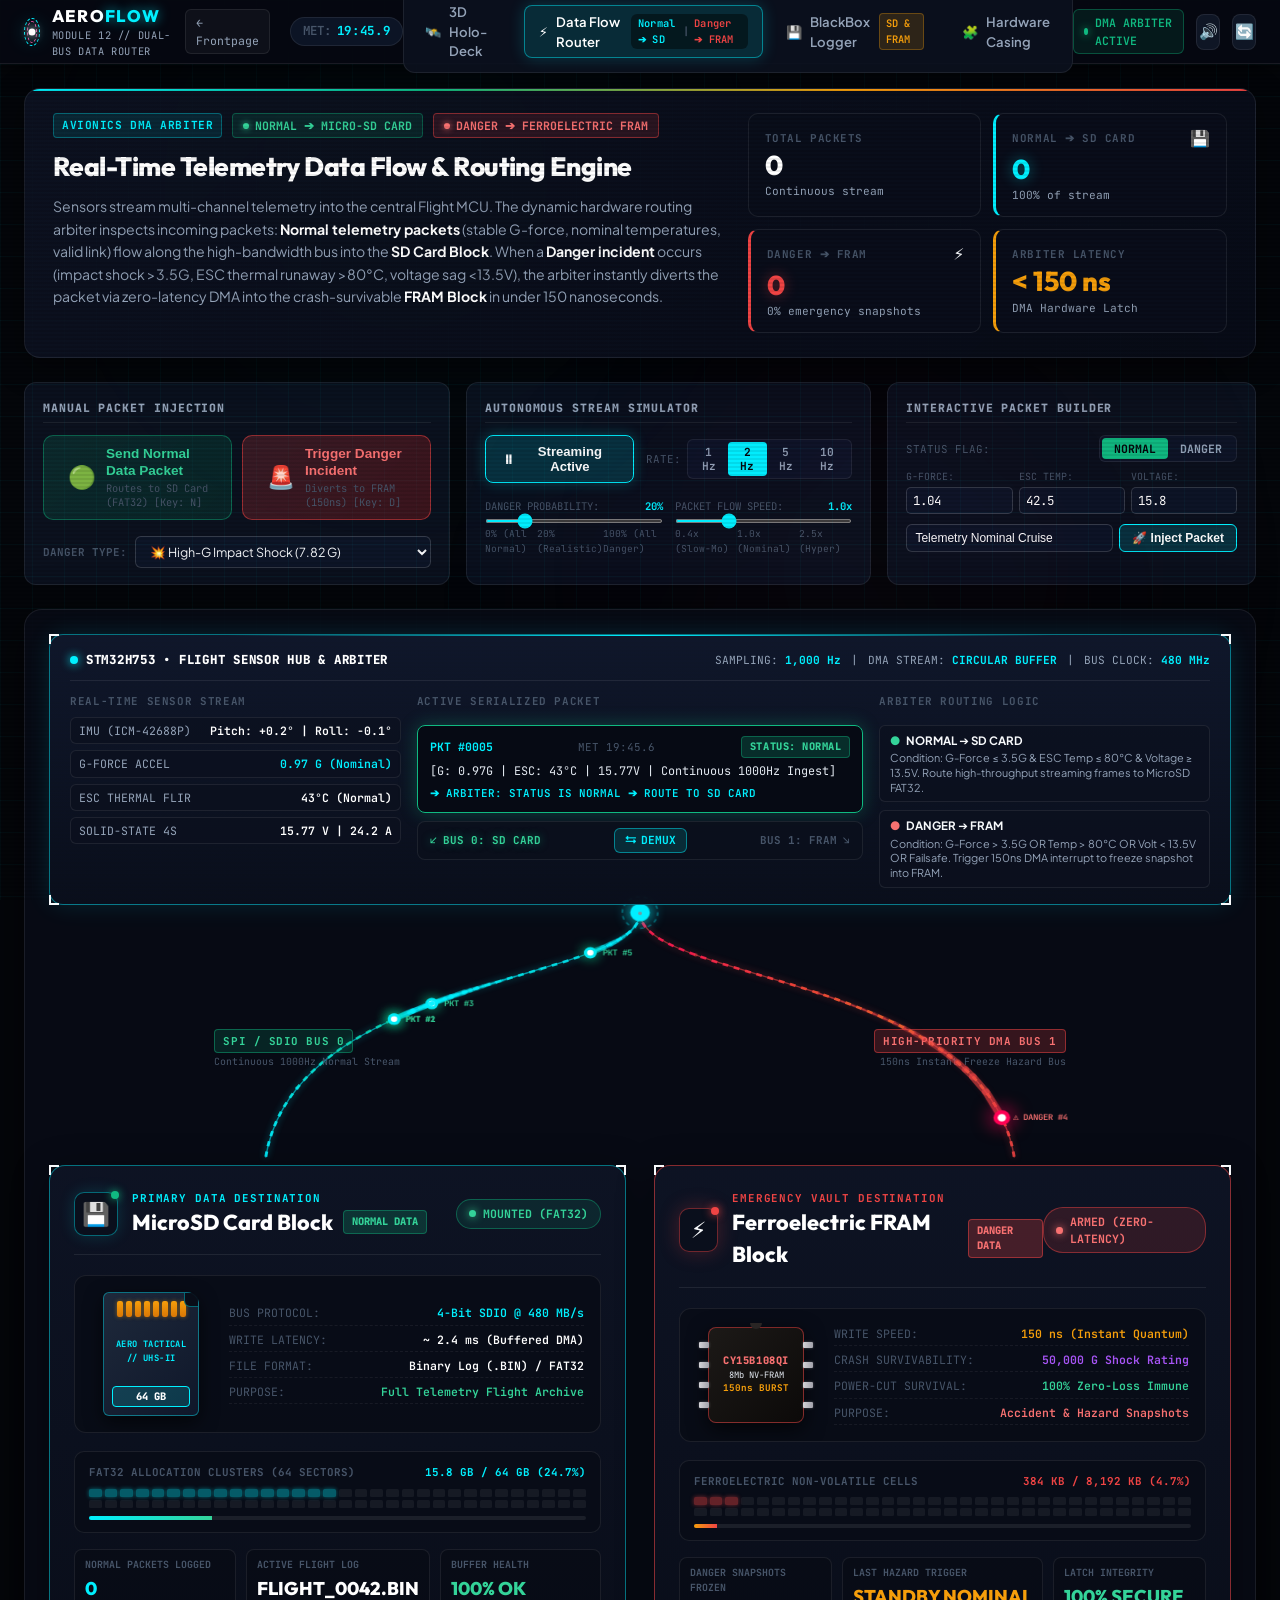
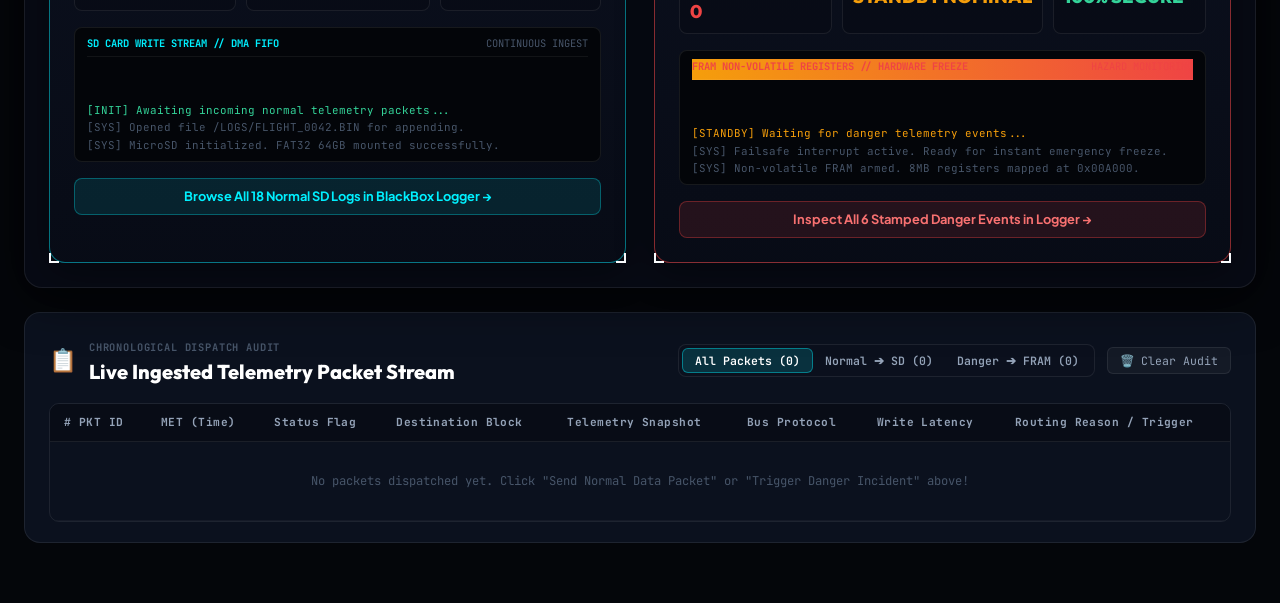
<file: flow.html>
<!DOCTYPE html>
<html lang="en">
<head>
  <meta charset="UTF-8">
  <meta name="viewport" content="width=device-width, initial-scale=1.0">
  <title>AERO // FLOW • Telemetry Data Flow Architecture (Normal ➔ SD Card | Danger ➔ FRAM)</title>
  <meta name="description" content="Interactive dual-bus telemetry data router visualizer. Real-time normal flight sensor data flows to high-capacity MicroSD card, while critical danger incidents divert to zero-latency non-volatile FRAM.">
  <link rel="preconnect" href="https://fonts.googleapis.com">
  <link rel="preconnect" href="https://fonts.gstatic.com" crossorigin>
  <link href="https://fonts.googleapis.com/css2?family=JetBrains+Mono:wght@400;500;600;700;800&family=Outfit:wght@400;500;600;700;800;900&family=Plus+Jakarta+Sans:wght@400;500;600;700&display=swap" rel="stylesheet">
  <script src="anime.min.js"></script>
  <link rel="stylesheet" href="flow.css">
</head>
<body class="aero-flow-body">
  <!-- Ambient Space Holographic Layers -->
  <div class="flow-bg-grid"></div>
  <div class="crt-scanlines"></div>
  <div class="flow-ambient-glow glow-cyan"></div>
  <div class="flow-ambient-glow glow-crimson"></div>
  <div class="flow-ambient-glow glow-purple"></div>

  <!-- TOP HUD COMMAND BAR -->
  <header class="flow-hud-header">
    <div class="header-left">
      <div class="brand-badge">
        <div class="holo-quantum-core">
          <div class="core-ring r1"></div>
          <div class="core-ring r2"></div>
          <div class="core-center"></div>
        </div>
        <div class="brand-titles">
          <span class="brand-text">AERO<span class="accent-cyan">FLOW</span></span>
          <span class="hub-tag">MODULE 12 // DUAL-BUS DATA ROUTER</span>
        </div>
        <a href="index.html" class="back-home-badge" title="Return to Frontpage / Hardware Casing">
          ← Frontpage
        </a>
      </div>

      <!-- Mission Elapsed Clock -->
      <div class="mission-clock-pill">
        <span class="clock-label">MET:</span>
        <span class="clock-val" id="flow-clock">00:19:44.2</span>
      </div>
    </div>

    <!-- MASTER NAVIGATION TABS -->
    <nav class="flow-nav-tabs">
      <a href="dashboard.html" class="flow-nav-tab" title="3D Drone Holo-Deck Telemetry Cockpit">
        <span class="tab-icon">🛰️</span>
        <span class="tab-label">3D Holo-Deck</span>
      </a>

      <a href="flow.html" class="flow-nav-tab active" title="Interactive Dual-Bus Telemetry Flow (SD Card vs FRAM)">
        <span class="tab-icon">⚡</span>
        <span class="tab-label">Data Flow Router</span>
        <span class="tab-badge-split">
          <span class="badge-sd">Normal ➔ SD</span>
          <span class="badge-divider">|</span>
          <span class="badge-fram">Danger ➔ FRAM</span>
        </span>
      </a>

      <a href="dashboard.html#logger" class="flow-nav-tab" title="BlackBox Dual-Storage Incident Vault">
        <span class="tab-icon">💾</span>
        <span class="tab-label">BlackBox Logger</span>
        <span class="tab-pill-alert">SD &amp; FRAM</span>
      </a>

      <a href="index.html#stage-chassis" class="flow-nav-tab" title="Exploded 3D Hardware Casing">
        <span class="tab-icon">🧩</span>
        <span class="tab-label">Hardware Casing</span>
      </a>
    </nav>

    <!-- RIGHT CONTROLS -->
    <div class="header-right">
      <div class="routing-arbiter-status" id="arbiter-status-indicator">
        <span class="status-pulse-dot"></span>
        <span class="status-txt">DMA ARBITER ACTIVE</span>
      </div>

      <!-- Audio Alert Toggle -->
      <button class="btn-icon-hud" id="btn-flow-audio" title="Toggle Synthesized Sci-Fi Audio (Key: M)">
        <span id="flow-audio-icon">🔊</span>
      </button>

      <!-- Quick Reset Statistics -->
      <button class="btn-icon-hud" id="btn-flow-reset" title="Reset Flow Statistics & Counters">
        <span>🔄</span>
      </button>
    </div>
  </header>

  <!-- MAIN VIEWPORT CONTAINER -->
  <main class="flow-main-container">

    <!-- HERO HEADER & LOGIC CRITERIA STRIP -->
    <section class="flow-hero-banner">
      <div class="banner-content">
        <div class="banner-tags">
          <span class="tag-cyber">AVIONICS DMA ARBITER</span>
          <span class="tag-rule-sd"><span class="mini-dot green"></span> NORMAL ➔ MICRO-SD CARD</span>
          <span class="tag-rule-fram"><span class="mini-dot red"></span> DANGER ➔ FERROELECTRIC FRAM</span>
        </div>
        <h1 class="banner-title">Real-Time Telemetry Data Flow &amp; Routing Engine</h1>
        <p class="banner-description">
          Sensors stream multi-channel telemetry into the central Flight MCU. The dynamic hardware routing arbiter inspects incoming packets: 
          <strong>Normal telemetry packets</strong> (stable G-force, nominal temperatures, valid link) flow along the high-bandwidth bus into the 
          <strong>SD Card Block</strong>. When a <strong>Danger incident</strong> occurs (impact shock &gt;3.5G, ESC thermal runaway &gt;80°C, voltage sag &lt;13.5V), 
          the arbiter instantly diverts the packet via zero-latency DMA into the crash-survivable <strong>FRAM Block</strong> in under 150 nanoseconds.
        </p>
      </div>

      <!-- Quick Metrics Ribbon -->
      <div class="banner-kpis">
        <div class="kpi-card total">
          <span class="kpi-label">TOTAL PACKETS</span>
          <span class="kpi-val" id="kpi-total-packets">0</span>
          <span class="kpi-sub">Continuous stream</span>
        </div>
        <div class="kpi-card sd">
          <div class="kpi-header-row">
            <span class="kpi-label">NORMAL ➔ SD CARD</span>
            <span class="kpi-icon">💾</span>
          </div>
          <span class="kpi-val cyan" id="kpi-sd-packets">0</span>
          <span class="kpi-sub" id="kpi-sd-pct">100% of stream</span>
        </div>
        <div class="kpi-card fram">
          <div class="kpi-header-row">
            <span class="kpi-label">DANGER ➔ FRAM</span>
            <span class="kpi-icon">⚡</span>
          </div>
          <span class="kpi-val crimson" id="kpi-fram-packets">0</span>
          <span class="kpi-sub" id="kpi-fram-pct">0% emergency snapshots</span>
        </div>
        <div class="kpi-card speed">
          <span class="kpi-label">ARBITER LATENCY</span>
          <span class="kpi-val amber">&lt; 150 ns</span>
          <span class="kpi-sub">DMA Hardware Latch</span>
        </div>
      </div>
    </section>

    <!-- INTERACTIVE CONTROL DECK -->
    <section class="flow-controls-deck">
      <!-- Group 1: Manual Packet Dispatchers -->
      <div class="ctrl-group dispatch-group">
        <span class="ctrl-group-title">MANUAL PACKET INJECTION</span>
        <div class="btn-dispatch-row">
          <button class="btn-dispatch normal" id="btn-dispatch-normal" title="Dispatch Normal Flight Data Packet (Shortcut: N)">
            <span class="btn-glow-ring"></span>
            <span class="btn-icon">🟢</span>
            <div class="btn-txt-col">
              <span class="btn-main-txt">Send Normal Data Packet</span>
              <span class="btn-sub-txt">Routes to SD Card (FAT32) [Key: N]</span>
            </div>
          </button>

          <button class="btn-dispatch danger" id="btn-dispatch-danger" title="Trigger Critical Danger Incident (Shortcut: D)">
            <span class="btn-glow-ring red"></span>
            <span class="btn-icon">🚨</span>
            <div class="btn-txt-col">
              <span class="btn-main-txt">Trigger Danger Incident</span>
              <span class="btn-sub-txt">Diverts to FRAM (150ns) [Key: D]</span>
            </div>
          </button>
        </div>

        <!-- Danger Scenario Quick-Select Dropdown -->
        <div class="scenario-selector-wrap">
          <span class="scenario-lbl">DANGER TYPE:</span>
          <select id="select-danger-scenario" class="flow-select">
            <option value="high_g">💥 High-G Impact Shock (7.82 G)</option>
            <option value="esc_thermal">🔥 Motor ESC Thermal Runaway (94.2°C)</option>
            <option value="volt_sag">⚡ Critical Battery Voltage Sag (11.2 V)</option>
            <option value="gps_denied">📡 Complete GNSS Satellite Signal Loss</option>
            <option value="rotor_stall">🌪️ Aerodynamic Stall / Gyro Tumbling</option>
            <option value="geofence_breach">🌐 Emergency Geofence Perimeter Breach</option>
          </select>
        </div>
      </div>

      <!-- Group 2: Continuous Autonomous Stream Generator -->
      <div class="ctrl-group stream-group">
        <span class="ctrl-group-title">AUTONOMOUS STREAM SIMULATOR</span>
        <div class="stream-controls-row">
          <button class="btn-stream-toggle running" id="btn-toggle-stream" title="Start / Pause Continuous Telemetry Flow (Shortcut: Space)">
            <span class="stream-state-icon" id="stream-btn-icon">⏸</span>
            <span id="stream-btn-text">Streaming Active</span>
          </button>

          <!-- Rate Buttons -->
          <div class="stream-rate-selector">
            <span class="rate-lbl">RATE:</span>
            <div class="mini-btn-group">
              <button class="rate-btn" data-rate="1">1 Hz</button>
              <button class="rate-btn active" data-rate="2">2 Hz</button>
              <button class="rate-btn" data-rate="5">5 Hz</button>
              <button class="rate-btn" data-rate="10">10 Hz</button>
            </div>
          </div>
        </div>

        <!-- Sliders: Danger Probability & Animation Speed -->
        <div class="stream-sliders-grid">
          <div class="slider-item">
            <div class="slider-header">
              <span>DANGER PROBABILITY:</span>
              <span class="slider-badge" id="val-danger-prob">20%</span>
            </div>
            <input type="range" id="slider-danger-prob" min="0" max="100" value="20" step="5" class="flow-range">
            <div class="slider-ticks">
              <span>0% (All Normal)</span>
              <span>20% (Realistic)</span>
              <span>100% (All Danger)</span>
            </div>
          </div>

          <div class="slider-item">
            <div class="slider-header">
              <span>PACKET FLOW SPEED:</span>
              <span class="slider-badge" id="val-flow-speed">1.0x</span>
            </div>
            <input type="range" id="slider-flow-speed" min="0.4" max="2.5" value="1.0" step="0.1" class="flow-range">
            <div class="slider-ticks">
              <span>0.4x (Slow-Mo)</span>
              <span>1.0x (Nominal)</span>
              <span>2.5x (Hyper)</span>
            </div>
          </div>
        </div>
      </div>

      <!-- Group 3: Custom Packet Injector & Lab -->
      <div class="ctrl-group custom-builder-group">
        <span class="ctrl-group-title">INTERACTIVE PACKET BUILDER</span>
        <div class="custom-builder-compact">
          <div class="custom-status-toggle">
            <span class="status-toggle-lbl">STATUS FLAG:</span>
            <div class="toggle-switch-pills">
              <button class="pill-btn active-normal" id="btn-custom-normal">NORMAL</button>
              <button class="pill-btn" id="btn-custom-danger">DANGER</button>
            </div>
          </div>

          <div class="custom-fields-row">
            <div class="custom-input-box">
              <label for="custom-gforce">G-FORCE:</label>
              <input type="number" id="custom-gforce" value="1.04" step="0.1" min="0.5" max="15.0">
            </div>
            <div class="custom-input-box">
              <label for="custom-temp">ESC TEMP:</label>
              <input type="number" id="custom-temp" value="42.5" step="0.5" min="20" max="130">
            </div>
            <div class="custom-input-box">
              <label for="custom-volt">VOLTAGE:</label>
              <input type="number" id="custom-volt" value="15.8" step="0.1" min="10" max="17">
            </div>
          </div>

          <div class="custom-note-row">
            <input type="text" id="custom-note" placeholder="Custom telemetry payload note (e.g., Routine Waypoint Pass)" value="Telemetry Nominal Cruise">
            <button class="btn-custom-inject" id="btn-inject-custom" title="Inject this packet into the live flow">
              <span>🚀 Inject Packet</span>
            </button>
          </div>
        </div>
      </div>
    </section>

    <!-- =====================================================================
         THE CORE VISUALIZATION STAGE: TWO BLOCKS & DATA FLOW CONDUIT
         ===================================================================== -->
    <section class="flow-stage-wrapper">
      <div class="stage-container">
        
        <!-- CENTRAL TOP UNIT: FLIGHT MCU & SENSOR INGESTION HUB -->
        <div class="origin-mcu-card" id="origin-mcu-unit">
          <div class="card-beam-glow"></div>
          <div class="card-bracket tl"></div><div class="card-bracket tr"></div>
          <div class="card-bracket bl"></div><div class="card-bracket br"></div>

          <div class="mcu-header-strip">
            <div class="mcu-chip-badge">
              <div class="mcu-led-pulse"></div>
              <span class="chip-title">STM32H753 • FLIGHT SENSOR HUB &amp; ARBITER</span>
            </div>
            <div class="mcu-stats-strip">
              <span>SAMPLING: <strong>1,000 Hz</strong></span>
              <span class="divider">|</span>
              <span>DMA STREAM: <strong>CIRCULAR BUFFER</strong></span>
              <span class="divider">|</span>
              <span>BUS CLOCK: <strong>480 MHz</strong></span>
            </div>
          </div>

          <div class="mcu-body-grid">
            <!-- Left: Current Telemetry Sensor Reads -->
            <div class="mcu-sensors-col">
              <span class="col-title">REAL-TIME SENSOR STREAM</span>
              <div class="sensor-readings-list">
                <div class="s-read-item" id="sensor-imu">
                  <span class="s-name">IMU (ICM-42688P)</span>
                  <span class="s-val" id="val-imu">Pitch: +0.2° | Roll: -0.1°</span>
                </div>
                <div class="s-read-item" id="sensor-g">
                  <span class="s-name">G-FORCE ACCEL</span>
                  <span class="s-val cyan" id="val-gforce">1.02 G (Nominal)</span>
                </div>
                <div class="s-read-item" id="sensor-esc">
                  <span class="s-name">ESC THERMAL FLIR</span>
                  <span class="s-val" id="val-esc">42.4°C (Normal)</span>
                </div>
                <div class="s-read-item" id="sensor-power">
                  <span class="s-name">SOLID-STATE 4S</span>
                  <span class="s-val" id="val-power">15.84 V | 24.2 A</span>
                </div>
              </div>
            </div>

            <!-- Center: Active Packet Serializer & Decision Gate -->
            <div class="mcu-decision-center">
              <span class="col-title">ACTIVE SERIALIZED PACKET</span>
              <div class="current-packet-preview" id="current-packet-display">
                <div class="pkt-header-line">
                  <span class="pkt-id-tag" id="disp-pkt-id">PKT #0001</span>
                  <span class="pkt-timestamp" id="disp-pkt-time">MET 00:00.00</span>
                  <span class="pkt-status-badge normal" id="disp-pkt-badge">STATUS: NORMAL</span>
                </div>
                <div class="pkt-payload-line" id="disp-pkt-payload">
                  [G: 1.02G | ESC: 42.4°C | 15.84V | Alt: 24.5m]
                </div>
                <div class="pkt-route-line" id="disp-pkt-route">
                  ➔ ARBITER RULE: STATUS IS NORMAL ➔ ROUTE TO SD CARD
                </div>
              </div>

              <!-- Animated Gate Indicator -->
              <div class="decision-gate-indicator" id="decision-gate-graphic">
                <div class="gate-path sd-path active" id="gate-path-sd">
                  <span class="gate-arrow">↙</span>
                  <span class="gate-label">BUS 0: SD CARD</span>
                </div>
                <div class="gate-core">
                  <span class="gate-icon">⮀</span>
                  <span class="gate-txt">DEMUX</span>
                </div>
                <div class="gate-path fram-path" id="gate-path-fram">
                  <span class="gate-label">BUS 1: FRAM</span>
                  <span class="gate-arrow">↘</span>
                </div>
              </div>
            </div>

            <!-- Right: Decision Rules Engine -->
            <div class="mcu-rules-col">
              <span class="col-title">ARBITER ROUTING LOGIC</span>
              <div class="rule-box rule-sd-box">
                <div class="rule-title-row">
                  <span class="rule-bullet green">●</span>
                  <strong>NORMAL ➔ SD CARD</strong>
                </div>
                <p class="rule-desc">
                  Condition: G-Force &le; 3.5G &amp; ESC Temp &le; 80°C &amp; Voltage &ge; 13.5V. Route high-throughput streaming frames to MicroSD FAT32.
                </p>
              </div>

              <div class="rule-box rule-fram-box">
                <div class="rule-title-row">
                  <span class="rule-bullet red">●</span>
                  <strong>DANGER ➔ FRAM</strong>
                </div>
                <p class="rule-desc">
                  Condition: G-Force &gt; 3.5G OR Temp &gt; 80°C OR Volt &lt; 13.5V OR Failsafe. Trigger 150ns DMA interrupt to freeze snapshot into FRAM.
                </p>
              </div>
            </div>
          </div>
        </div>

        <!-- ===================================================================
             INTERACTIVE FLOW CANVAS & DUAL BUS CONDUIT AREA
             =================================================================== -->
        <div class="flow-conduit-workspace">
          <!-- Background SVG Schematic Wiring Lines -->
          <svg class="schematic-traces-svg" id="flow-schematic-svg" viewBox="0 0 1200 320" preserveAspectRatio="none">
            <defs>
              <!-- Normal SD Line Gradient -->
              <linearGradient id="grad-sd-bus" x1="50%" y1="0%" x2="10%" y2="100%">
                <stop offset="0%" stop-color="#00f0ff" stop-opacity="0.8"/>
                <stop offset="50%" stop-color="#10b981" stop-opacity="0.9"/>
                <stop offset="100%" stop-color="#00f0ff" stop-opacity="0.9"/>
              </linearGradient>

              <!-- Danger FRAM Line Gradient -->
              <linearGradient id="grad-fram-bus" x1="50%" y1="0%" x2="90%" y2="100%">
                <stop offset="0%" stop-color="#ff0055" stop-opacity="0.9"/>
                <stop offset="50%" stop-color="#f59e0b" stop-opacity="0.9"/>
                <stop offset="100%" stop-color="#ef4444" stop-opacity="0.9"/>
              </linearGradient>

              <!-- Filter for glow -->
              <filter id="glow-filter" x="-20%" y="-20%" width="140%" height="140%">
                <feGaussianBlur stdDeviation="4" result="blur" />
                <feMerge>
                  <feMergeNode in="blur" />
                  <feMergeNode in="SourceGraphic" />
                </feMerge>
              </filter>
            </defs>

            <!-- SD Card Conduit Track (Left Branch) -->
            <path id="path-bus-sd" class="bus-pipe-track sd-track" d="M 600,20 C 600,100 250,90 220,300" />
            <path class="bus-pipe-glow sd-track-glow" d="M 600,20 C 600,100 250,90 220,300" filter="url(#glow-filter)" />

            <!-- FRAM Conduit Track (Right Branch) -->
            <path id="path-bus-fram" class="bus-pipe-track fram-track" d="M 600,20 C 600,100 950,90 980,300" />
            <path class="bus-pipe-glow fram-track-glow" d="M 600,20 C 600,100 950,90 980,300" filter="url(#glow-filter)" />

            <!-- Junction Pulse Hub -->
            <circle cx="600" cy="20" r="10" class="junction-hub-circle" />
            <circle cx="600" cy="20" r="18" class="junction-hub-ring" />
          </svg>

          <!-- Interactive High-FPS Particle Canvas (Rendered by flow.js) -->
          <canvas id="flow-particle-canvas" class="particle-canvas" width="1200" height="320"></canvas>

          <!-- Floating Waypoint Labels -->
          <div class="conduit-label-tag sd-conduit-tag">
            <span class="c-tag-pill green">SPI / SDIO BUS 0</span>
            <span class="c-tag-sub">Continuous 1000Hz Normal Stream</span>
          </div>

          <div class="conduit-label-tag fram-conduit-tag">
            <span class="c-tag-pill red">HIGH-PRIORITY DMA BUS 1</span>
            <span class="c-tag-sub">150ns Instant Freeze Hazard Bus</span>
          </div>
        </div>

        <!-- ===================================================================
             THE TWO BLOCKS: SD CARD BLOCK vs FRAM BLOCK
             =================================================================== -->
        <div class="two-storage-blocks-grid">

          <!-- =================================================================
               BLOCK 1: MICRO-SD CARD STORAGE (NORMAL FLIGHT DATA)
               ================================================================= -->
          <div class="storage-block-unit block-sd" id="block-sd-unit">
            <div class="block-beam-glow"></div>
            <div class="card-bracket tl"></div><div class="card-bracket tr"></div>
            <div class="card-bracket bl"></div><div class="card-bracket br"></div>

            <!-- Block Header -->
            <div class="block-header">
              <div class="block-title-group">
                <div class="block-avatar sd-avatar">
                  <span class="avatar-icon">💾</span>
                  <div class="avatar-led" id="sd-activity-led" title="SD Card Write Activity LED"></div>
                </div>
                <div>
                  <div class="block-sub-tag">PRIMARY DATA DESTINATION</div>
                  <h2 class="block-main-title">MicroSD Card Block <span class="dest-badge normal">NORMAL DATA</span></h2>
                </div>
              </div>
              <div class="block-status-pill online" id="sd-status-pill">
                <span class="dot-live"></span>
                <span>MOUNTED (FAT32)</span>
              </div>
            </div>

            <!-- Block Body Content -->
            <div class="block-body">
              
              <!-- Realistic Graphic of SD Card -->
              <div class="physical-device-card sd-card-graphic">
                <div class="sd-card-shape">
                  <div class="sd-notch"></div>
                  <div class="sd-pins-row">
                    <span class="sd-pin"></span>
                    <span class="sd-pin"></span>
                    <span class="sd-pin"></span>
                    <span class="sd-pin"></span>
                    <span class="sd-pin"></span>
                    <span class="sd-pin"></span>
                    <span class="sd-pin"></span>
                    <span class="sd-pin"></span>
                  </div>
                  <div class="sd-brand-text">AERO TACTICAL // UHS-II</div>
                  <div class="sd-capacity-badge">64 GB</div>
                  <div class="sd-write-flash-overlay" id="sd-flash-overlay"></div>
                </div>

                <div class="device-spec-info">
                  <div class="spec-row">
                    <span class="sk">BUS PROTOCOL:</span>
                    <span class="sv cyan">4-Bit SDIO @ 480 MB/s</span>
                  </div>
                  <div class="spec-row">
                    <span class="sk">WRITE LATENCY:</span>
                    <span class="sv">~ 2.4 ms (Buffered DMA)</span>
                  </div>
                  <div class="spec-row">
                    <span class="sk">FILE FORMAT:</span>
                    <span class="sv">Binary Log (.BIN) / FAT32</span>
                  </div>
                  <div class="spec-row">
                    <span class="sk">PURPOSE:</span>
                    <span class="sv emerald">Full Telemetry Flight Archive</span>
                  </div>
                </div>
              </div>

              <!-- Storage Matrix: Dynamic Cluster Blocks -->
              <div class="storage-allocation-section">
                <div class="matrix-header">
                  <span class="m-title">FAT32 ALLOCATION CLUSTERS (64 SECTORS)</span>
                  <span class="m-val" id="sd-cluster-pct">15.8 GB / 64 GB (24.7%)</span>
                </div>
                <div class="clusters-grid" id="sd-clusters-grid">
                  <!-- 64 dynamic memory blocks populated in JS -->
                </div>
                <div class="matrix-progress-track">
                  <div class="matrix-fill-bar" id="sd-progress-fill" style="width: 24.7%;"></div>
                </div>
              </div>

              <!-- Live Metrics Counter -->
              <div class="block-metrics-trio">
                <div class="metric-pod">
                  <span class="pod-lbl">NORMAL PACKETS LOGGED</span>
                  <span class="pod-val cyan" id="sd-counter-packets">0</span>
                </div>
                <div class="metric-pod">
                  <span class="pod-lbl">ACTIVE FLIGHT LOG</span>
                  <span class="pod-val" id="sd-active-file">FLIGHT_0042.BIN</span>
                </div>
                <div class="metric-pod">
                  <span class="pod-lbl">BUFFER HEALTH</span>
                  <span class="pod-val emerald">100% OK</span>
                </div>
              </div>

              <!-- Live Write Stream Feed Terminal -->
              <div class="block-terminal-feed">
                <div class="terminal-bar">
                  <span class="t-tag">SD CARD WRITE STREAM // DMA FIFO</span>
                  <span class="t-status">CONTINUOUS INGEST</span>
                </div>
                <div class="terminal-scroller" id="sd-terminal-scroller">
                  <div class="t-line dim">[SYS] MicroSD initialized. FAT32 64GB mounted successfully.</div>
                  <div class="t-line dim">[SYS] Opened file /LOGS/FLIGHT_0042.BIN for appending.</div>
                  <div class="t-line normal">[INIT] Awaiting incoming normal telemetry packets...</div>
                </div>
              </div>

              <!-- Footer CTA -->
              <div class="block-footer-action">
                <a href="dashboard.html#logger" class="btn-block-explore sd-link">
                  <span>Browse All 18 Normal SD Logs in BlackBox Logger →</span>
                </a>
              </div>
            </div>
          </div>

          <!-- =================================================================
               BLOCK 2: FERROELECTRIC FRAM STORAGE (DANGER FLIGHT DATA)
               ================================================================= -->
          <div class="storage-block-unit block-fram" id="block-fram-unit">
            <div class="block-beam-glow crimson"></div>
            <div class="card-bracket tl"></div><div class="card-bracket tr"></div>
            <div class="card-bracket bl"></div><div class="card-bracket br"></div>

            <!-- Block Header -->
            <div class="block-header">
              <div class="block-title-group">
                <div class="block-avatar fram-avatar">
                  <span class="avatar-icon">⚡</span>
                  <div class="avatar-led red" id="fram-activity-led" title="FRAM Emergency Latch Strobe"></div>
                </div>
                <div>
                  <div class="block-sub-tag hazard">EMERGENCY VAULT DESTINATION</div>
                  <h2 class="block-main-title">Ferroelectric FRAM Block <span class="dest-badge danger">DANGER DATA</span></h2>
                </div>
              </div>
              <div class="block-status-pill armed" id="fram-status-pill">
                <span class="dot-armed"></span>
                <span>ARMED (ZERO-LATENCY)</span>
              </div>
            </div>

            <!-- Block Body Content -->
            <div class="block-body">

              <!-- Realistic Graphic of FRAM Integrated Circuit -->
              <div class="physical-device-card fram-card-graphic">
                <div class="fram-chip-shape">
                  <div class="ic-notch"></div>
                  <div class="ic-pins-col left">
                    <span class="ic-pin"></span><span class="ic-pin"></span><span class="ic-pin"></span><span class="ic-pin"></span>
                  </div>
                  <div class="ic-pins-col right">
                    <span class="ic-pin"></span><span class="ic-pin"></span><span class="ic-pin"></span><span class="ic-pin"></span>
                  </div>
                  <div class="ic-markings">
                    <div class="ic-code">CY15B108QI</div>
                    <div class="ic-sub">8Mb NV-FRAM</div>
                    <div class="ic-speed">150ns BURST</div>
                  </div>
                  <div class="fram-strobe-overlay" id="fram-strobe-overlay"></div>
                </div>

                <div class="device-spec-info">
                  <div class="spec-row">
                    <span class="sk">WRITE SPEED:</span>
                    <span class="sv amber">150 ns (Instant Quantum)</span>
                  </div>
                  <div class="spec-row">
                    <span class="sk">CRASH SURVIVABILITY:</span>
                    <span class="sv purple">50,000 G Shock Rating</span>
                  </div>
                  <div class="spec-row">
                    <span class="sk">POWER-CUT SURVIVAL:</span>
                    <span class="sv emerald">100% Zero-Loss Immune</span>
                  </div>
                  <div class="spec-row">
                    <span class="sk">PURPOSE:</span>
                    <span class="sv crimson">Accident &amp; Hazard Snapshots</span>
                  </div>
                </div>
              </div>

              <!-- Ferroelectric Quantum Dipole State Matrix -->
              <div class="storage-allocation-section fram-section">
                <div class="matrix-header">
                  <span class="m-title">FERROELECTRIC NON-VOLATILE CELLS</span>
                  <span class="m-val" id="fram-usage-val">384 KB / 8,192 KB (4.7%)</span>
                </div>
                <div class="clusters-grid fram-grid" id="fram-clusters-grid">
                  <!-- 64 dynamic ferroelectric dipole cells in JS -->
                </div>
                <div class="matrix-progress-track fram-track">
                  <div class="matrix-fill-bar fram-bar" id="fram-progress-fill" style="width: 4.7%;"></div>
                </div>
              </div>

              <!-- Live Metrics Counter -->
              <div class="block-metrics-trio">
                <div class="metric-pod">
                  <span class="pod-lbl">DANGER SNAPSHOTS FROZEN</span>
                  <span class="pod-val crimson" id="fram-counter-packets">0</span>
                </div>
                <div class="metric-pod">
                  <span class="pod-lbl">LAST HAZARD TRIGGER</span>
                  <span class="pod-val amber" id="fram-last-trigger">STANDBY NOMINAL</span>
                </div>
                <div class="metric-pod">
                  <span class="pod-lbl">LATCH INTEGRITY</span>
                  <span class="pod-val emerald">100% SECURE</span>
                </div>
              </div>

              <!-- Emergency Incident Vault Terminal -->
              <div class="block-terminal-feed fram-feed">
                <div class="terminal-bar fram-bar">
                  <span class="t-tag">FRAM NON-VOLATILE REGISTERS // HARDWARE FREEZE</span>
                  <span class="t-status danger-pulse">HAZARD MONITORING</span>
                </div>
                <div class="terminal-scroller fram-scroller" id="fram-terminal-scroller">
                  <div class="t-line dim">[SYS] Non-volatile FRAM armed. 8MB registers mapped at 0x00A000.</div>
                  <div class="t-line dim">[SYS] Failsafe interrupt active. Ready for instant emergency freeze.</div>
                  <div class="t-line amber">[STANDBY] Waiting for danger telemetry events...</div>
                </div>
              </div>

              <!-- Footer CTA -->
              <div class="block-footer-action">
                <a href="dashboard.html#logger" class="btn-block-explore fram-link">
                  <span>Inspect All 6 Stamped Danger Events in Logger →</span>
                </a>
              </div>
            </div>
          </div>
        </div>
      </div>
    </section>

    <!-- =====================================================================
         SECTION: UNIFIED LIVE PACKET ROUTING STREAM TABLE & AUDIT LOG
         ===================================================================== -->
    <section class="flow-audit-section">
      <div class="audit-header-bar">
        <div class="audit-title-wrap">
          <span class="audit-icon">📋</span>
          <div>
            <span class="audit-sub">CHRONOLOGICAL DISPATCH AUDIT</span>
            <h3 class="audit-title">Live Ingested Telemetry Packet Stream</h3>
          </div>
        </div>

        <div class="audit-controls">
          <!-- Filters -->
          <div class="audit-filter-pills">
            <button class="audit-filter-btn active" data-audit-filter="all">All Packets (<span id="audit-count-all">0</span>)</button>
            <button class="audit-filter-btn" data-audit-filter="normal">Normal ➔ SD (<span id="audit-count-normal">0</span>)</button>
            <button class="audit-filter-btn" data-audit-filter="danger">Danger ➔ FRAM (<span id="audit-count-danger">0</span>)</button>
          </div>

          <!-- Clear Button -->
          <button class="btn-clear-audit" id="btn-clear-audit-log" title="Clear Ingestion Audit Log">
            <span>🗑️ Clear Audit</span>
          </button>
        </div>
      </div>

      <div class="audit-table-wrapper">
        <table class="flow-audit-table" id="flow-audit-table">
          <thead>
            <tr>
              <th># PKT ID</th>
              <th>MET (Time)</th>
              <th>Status Flag</th>
              <th>Destination Block</th>
              <th>Telemetry Snapshot</th>
              <th>Bus Protocol</th>
              <th>Write Latency</th>
              <th>Routing Reason / Trigger</th>
            </tr>
          </thead>
          <tbody id="flow-audit-tbody">
            <!-- Dynamically populated rows -->
            <tr class="audit-empty-row" id="audit-empty-row">
              <td colspan="8">No packets dispatched yet. Click "Send Normal Data Packet" or "Trigger Danger Incident" above!</td>
            </tr>
          </tbody>
        </table>
      </div>
    </section>

  </main>

  <!-- POPUP TOAST NOTIFICATION -->
  <div class="flow-toast-container" id="flow-toast-container"></div>

  <!-- SCRIPT -->
  <script src="flow.js"></script>
</body>
</html>
</file>
<file: landing.css>
/* ==========================================================================
   AERO // LOGGER • Landing Page Design System & Anime.js Motion Styling
   Dark Aerospace Glassmorphism, Laser Reticles & Kinetic Hardware Visuals
   ========================================================================== */

:root {
  --bg-dark: #04060a;
  --bg-card: rgba(14, 20, 34, 0.75);
  --bg-subcard: rgba(8, 12, 22, 0.92);
  --border-dim: rgba(255, 255, 255, 0.08);
  --border-bright: rgba(255, 255, 255, 0.22);
  
  --hud-cyan: #00f0ff;
  --hud-magenta: #ec4899;
  --hud-purple: #a855f7;
  --hud-amber: #f59e0b;
  --hud-emerald: #10b981;
  --hud-red: #ef4444;

  --font-sans: 'Plus Jakarta Sans', system-ui, sans-serif;
  --font-display: 'Outfit', var(--font-sans);
  --font-mono: 'JetBrains Mono', monospace;

  --spring-snappy: cubic-bezier(0.16, 1, 0.3, 1);
  --spring-bouncy: cubic-bezier(0.34, 1.56, 0.64, 1);
}

*, *::before, *::after {
  box-sizing: border-box;
  margin: 0;
  padding: 0;
}

html {
  scroll-behavior: smooth;
}

body.aero-landing {
  background-color: var(--bg-dark);
  color: #f8fafc;
  font-family: var(--font-sans);
  line-height: 1.6;
  overflow-x: hidden;
  position: relative;
  min-height: 100vh;
}

/* Background Atmosphere */
.space-grid-bg {
  position: fixed;
  inset: 0;
  background-image: 
    linear-gradient(to right, rgba(0, 240, 255, 0.04) 1px, transparent 1px),
    linear-gradient(to bottom, rgba(0, 240, 255, 0.04) 1px, transparent 1px);
  background-size: 40px 40px;
  pointer-events: none;
  z-index: 0;
}

.ambient-glow {
  position: fixed;
  border-radius: 50%;
  filter: blur(140px);
  pointer-events: none;
  opacity: 0.3;
  z-index: 0;
}
.glow-cyan {
  top: -10%;
  left: 20%;
  width: 600px;
  height: 600px;
  background: radial-gradient(circle, #00f0ff 0%, transparent 70%);
}
.glow-magenta {
  bottom: 20%;
  right: 10%;
  width: 500px;
  height: 500px;
  background: radial-gradient(circle, #ec4899 0%, transparent 70%);
}

.crt-scanlines {
  position: fixed;
  inset: 0;
  background: linear-gradient(rgba(18, 16, 16, 0) 50%, rgba(0, 0, 0, 0.22) 50%);
  background-size: 100% 4px;
  pointer-events: none;
  z-index: 1;
  opacity: 0.35;
}

/* ==========================================================================
   FIXED FLOATING SCROLL HUD (RIGHT SIDE)
   ========================================================================== */
.scroll-hud {
  position: fixed;
  right: 2rem;
  top: 50%;
  transform: translateY(-50%);
  z-index: 100;
  display: flex;
  align-items: center;
  gap: 1rem;
  pointer-events: auto;
}

.hud-scroll-track {
  width: 3px;
  height: 180px;
  background: rgba(255, 255, 255, 0.1);
  border-radius: 2px;
  position: relative;
  overflow: hidden;
}

.hud-scroll-fill {
  width: 100%;
  height: 0%;
  background: linear-gradient(to bottom, var(--hud-cyan), var(--hud-magenta));
  border-radius: 2px;
  transition: height 0.1s linear;
}

.hud-stages-list {
  display: flex;
  flex-direction: column;
  gap: 1.25rem;
}

.stage-dot {
  display: flex;
  align-items: center;
  gap: 0.5rem;
  text-decoration: none;
  color: var(--border-bright);
  font-family: var(--font-mono);
  font-size: 0.65rem;
  transition: all 0.2s ease;
}

.dot-num {
  width: 24px;
  height: 24px;
  border-radius: 6px;
  background: rgba(255, 255, 255, 0.04);
  border: 1px solid var(--border-dim);
  display: flex;
  align-items: center;
  justify-content: center;
  color: #94a3b8;
  font-weight: 700;
  transition: all 0.2s ease;
}

.dot-label {
  opacity: 0;
  transform: translateX(-6px);
  transition: all 0.2s ease;
  white-space: nowrap;
}

.stage-dot:hover .dot-label,
.stage-dot.active .dot-label {
  opacity: 1;
  transform: translateX(0);
}

.stage-dot.active .dot-num {
  background: rgba(0, 240, 255, 0.2);
  border-color: var(--hud-cyan);
  color: var(--hud-cyan);
  box-shadow: 0 0 10px rgba(0, 240, 255, 0.4);
}

.stage-dot.active .dot-label {
  color: var(--hud-cyan);
  font-weight: 700;
}

.hud-scroll-pct {
  font-family: var(--font-mono);
  font-size: 0.72rem;
  color: var(--hud-cyan);
  font-weight: 800;
  min-width: 36px;
}

/* ==========================================================================
   HEADER
   ========================================================================== */
.landing-header {
  position: sticky;
  top: 0;
  z-index: 90;
  background: rgba(4, 6, 10, 0.85);
  backdrop-filter: blur(20px);
  border-bottom: 1px solid var(--border-dim);
  padding: 0.75rem 0;
}

.header-container {
  max-width: 1440px;
  margin: 0 auto;
  padding: 0 2rem;
  display: flex;
  align-items: center;
  justify-content: space-between;
}

.brand-link {
  display: flex;
  align-items: center;
  gap: 0.75rem;
  text-decoration: none;
  color: inherit;
}

.brand-core-icon {
  position: relative;
  width: 34px;
  height: 34px;
  display: flex;
  align-items: center;
  justify-content: center;
}

.icon-ring {
  position: absolute;
  border-radius: 50%;
  border: 1.5px solid transparent;
}
.icon-ring.ring-1 {
  inset: 0;
  border-color: var(--hud-cyan);
  animation: spinRing 6s linear infinite;
}
.icon-ring.ring-2 {
  inset: 5px;
  border-color: var(--hud-magenta);
  animation: spinRing 3s linear infinite reverse;
}
.icon-center {
  width: 8px;
  height: 8px;
  background: #fff;
  border-radius: 50%;
  box-shadow: 0 0 10px var(--hud-cyan);
}

@keyframes spinRing {
  100% { transform: rotate(360deg); }
}

.brand-name {
  font-family: var(--font-display);
  font-weight: 800;
  font-size: 1.15rem;
  letter-spacing: -0.01em;
}

.accent-cyan {
  color: var(--hud-cyan);
  text-shadow: 0 0 10px rgba(0, 240, 255, 0.6);
}

.brand-sub {
  display: block;
  font-family: var(--font-mono);
  font-size: 0.58rem;
  color: #64748b;
  letter-spacing: 0.05em;
}

.nav-links {
  display: flex;
  gap: 1.5rem;
}

.nav-item {
  color: #94a3b8;
  text-decoration: none;
  font-family: var(--font-sans);
  font-size: 0.82rem;
  font-weight: 600;
  transition: color 0.2s;
}

.nav-item:hover {
  color: var(--hud-cyan);
}

.btn-subpage-launch {
  display: inline-flex;
  align-items: center;
  gap: 0.5rem;
  background: rgba(0, 240, 255, 0.12);
  border: 1px solid rgba(0, 240, 255, 0.4);
  color: var(--hud-cyan);
  padding: 8px 16px;
  border-radius: 10px;
  text-decoration: none;
  font-family: var(--font-sans);
  font-size: 0.8rem;
  font-weight: 700;
  transition: all 0.25s var(--spring-snappy);
}

.btn-subpage-launch:hover {
  background: var(--hud-cyan);
  color: #000;
  box-shadow: 0 0 18px rgba(0, 240, 255, 0.5);
  transform: translateY(-1px);
}

.btn-pulse-dot {
  width: 7px;
  height: 7px;
  border-radius: 50%;
  background: var(--hud-cyan);
  box-shadow: 0 0 8px var(--hud-cyan);
  animation: pulseDot 1.5s infinite;
}

@keyframes pulseDot {
  0%, 100% { opacity: 1; transform: scale(1); }
  50% { opacity: 0.4; transform: scale(0.8); }
}

/* ==========================================================================
   HERO STAGE: MOTION ANIMATED FLIGHT DATA LOGGER
   ========================================================================== */
.hero-stage {
  position: relative;
  z-index: 10;
  padding: 4rem 2rem 5rem;
  min-height: calc(100vh - 75px);
  display: flex;
  align-items: center;
}

.hero-container {
  max-width: 1440px;
  margin: 0 auto;
  display: grid;
  grid-template-columns: 1fr 1.15fr;
  gap: 3.5rem;
  align-items: center;
  width: 100%;
}

.hero-text-content {
  display: flex;
  flex-direction: column;
  gap: 1.25rem;
}

.hero-badge {
  display: inline-flex;
  align-items: center;
  gap: 6px;
  width: fit-content;
  background: rgba(0, 240, 255, 0.08);
  border: 1px solid rgba(0, 240, 255, 0.3);
  padding: 4px 12px;
  border-radius: 20px;
  font-family: var(--font-mono);
  font-size: 0.68rem;
  color: var(--hud-cyan);
  font-weight: 700;
}

.badge-status-dot {
  width: 6px;
  height: 6px;
  border-radius: 50%;
  background: var(--hud-cyan);
  box-shadow: 0 0 6px var(--hud-cyan);
}

.hero-title {
  font-family: var(--font-display);
  font-size: 3.2rem;
  font-weight: 900;
  line-height: 1.1;
  letter-spacing: -0.02em;
}

.gradient-text {
  background: linear-gradient(135deg, #00f0ff 0%, #a855f7 50%, #ec4899 100%);
  -webkit-background-clip: text;
  -webkit-text-fill-color: transparent;
}

.hero-description {
  font-size: 1.05rem;
  color: #94a3b8;
  max-width: 540px;
}

.hero-motion-controls {
  display: flex;
  flex-direction: column;
  gap: 0.5rem;
  background: rgba(14, 20, 34, 0.6);
  border: 1px solid var(--border-dim);
  border-radius: 12px;
  padding: 12px 14px;
}

.controls-label {
  font-family: var(--font-mono);
  font-size: 0.62rem;
  color: #64748b;
  font-weight: 700;
  letter-spacing: 0.05em;
}

.triggers-button-row {
  display: flex;
  flex-wrap: wrap;
  gap: 0.5rem;
}

.trigger-btn {
  display: inline-flex;
  align-items: center;
  gap: 5px;
  background: rgba(255, 255, 255, 0.04);
  border: 1px solid var(--border-dim);
  color: #e2e8f0;
  padding: 6px 12px;
  border-radius: 8px;
  font-family: var(--font-mono);
  font-size: 0.72rem;
  font-weight: 600;
  cursor: pointer;
  transition: all 0.2s var(--spring-snappy);
}

.trigger-btn:hover {
  background: rgba(0, 240, 255, 0.15);
  border-color: rgba(0, 240, 255, 0.4);
  color: var(--hud-cyan);
  transform: translateY(-2px);
}

.trigger-btn.active {
  background: rgba(0, 240, 255, 0.2);
  border-color: var(--hud-cyan);
  color: var(--hud-cyan);
  box-shadow: 0 0 10px rgba(0, 240, 255, 0.3);
}

.hero-stats-row {
  display: grid;
  grid-template-columns: repeat(3, 1fr);
  gap: 1rem;
  margin-top: 0.5rem;
}

.hero-stat-card {
  background: rgba(14, 20, 34, 0.5);
  border: 1px solid var(--border-dim);
  border-radius: 10px;
  padding: 10px 14px;
  display: flex;
  flex-direction: column;
}

.h-stat-num {
  font-family: var(--font-display);
  font-size: 1.5rem;
  font-weight: 800;
  color: #fff;
  line-height: 1;
}

.h-stat-unit {
  font-family: var(--font-mono);
  font-size: 0.7rem;
  color: var(--hud-cyan);
  font-weight: 700;
}

.h-stat-lbl {
  font-family: var(--font-mono);
  font-size: 0.55rem;
  color: #64748b;
  margin-top: 2px;
  letter-spacing: 0.05em;
}

/* ==========================================================================
   FLIGHT DATA LOGGER HARDWARE CHASSIS VISUAL STAGE
   ========================================================================== */
.hero-visual-stage {
  position: relative;
  display: flex;
  align-items: center;
  justify-content: center;
  min-height: 520px;
}

.logger-stage-viewport {
  position: relative;
  width: 100%;
  max-width: 580px;
  height: 480px;
  display: flex;
  align-items: center;
  justify-content: center;
}

/* Orbital Rings */
.orbital-ring {
  position: absolute;
  border-radius: 50%;
  border: 1px dashed rgba(0, 240, 255, 0.15);
  pointer-events: none;
}
.ring-outer {
  width: 520px;
  height: 520px;
}
.ring-middle {
  width: 420px;
  height: 420px;
  border-style: dotted;
  border-color: rgba(236, 72, 153, 0.15);
}
.ring-inner {
  width: 320px;
  height: 320px;
  border-color: rgba(0, 240, 255, 0.2);
}

/* THE FLIGHT DATA LOGGER CHASSIS */
.fdl-hardware-unit {
  position: relative;
  width: 380px;
  height: 290px;
  z-index: 10;
  perspective: 1000px;
  cursor: grab;
}

.fdl-casing-body {
  width: 100%;
  height: 100%;
  background: linear-gradient(145deg, #131b2e 0%, #0a0e1a 100%);
  border: 2px solid rgba(0, 240, 255, 0.4);
  border-radius: 18px;
  position: relative;
  padding: 18px;
  box-shadow: 
    0 20px 50px rgba(0, 0, 0, 0.8),
    0 0 35px rgba(0, 240, 255, 0.2);
  display: flex;
  flex-direction: column;
  justify-content: space-between;
  overflow: hidden;
  transition: transform 0.3s var(--spring-snappy);
}

/* Chassis corner hex bolts */
.casing-bolt {
  position: absolute;
  width: 10px;
  height: 10px;
  background: #334155;
  border: 1px solid #475569;
  border-radius: 2px;
}
.bolt-tl { top: 8px; left: 8px; }
.bolt-tr { top: 8px; right: 8px; }
.bolt-bl { bottom: 8px; left: 8px; }
.bolt-br { bottom: 8px; right: 8px; }

/* Top Branding Plaque */
.fdl-id-plate {
  display: flex;
  justify-content: space-between;
  align-items: center;
  border-bottom: 1px solid var(--border-dim);
  padding-bottom: 8px;
  position: relative;
  z-index: 3;
}

.plate-model {
  display: block;
  font-family: var(--font-display);
  font-size: 0.85rem;
  font-weight: 800;
  color: #fff;
  letter-spacing: 0.05em;
}

.plate-serial {
  font-family: var(--font-mono);
  font-size: 0.58rem;
  color: #64748b;
}

.plate-g-badge {
  font-family: var(--font-mono);
  font-size: 0.62rem;
  font-weight: 800;
  color: var(--hud-amber);
  background: rgba(245, 158, 11, 0.12);
  border: 1px solid rgba(245, 158, 11, 0.35);
  padding: 2px 6px;
  border-radius: 4px;
}

/* SVG Circuit Overlay */
.fdl-circuit-overlay {
  position: absolute;
  inset: 0;
  pointer-events: none;
  z-index: 2;
  opacity: 0.85;
}
.circuit-svg {
  width: 100%;
  height: 100%;
}
.circuit-trace {
  stroke-dasharray: 400;
  stroke-dashoffset: 0;
}

/* Solid State Memory Core */
.fdl-memory-core {
  background: rgba(6, 9, 16, 0.9);
  border: 1px solid rgba(0, 240, 255, 0.25);
  border-radius: 10px;
  padding: 10px 12px;
  position: relative;
  z-index: 3;
  margin: 6px 0;
}

.core-header {
  display: flex;
  justify-content: space-between;
  align-items: center;
  margin-bottom: 6px;
}

.core-tag {
  font-family: var(--font-mono);
  font-size: 0.62rem;
  font-weight: 700;
  color: var(--hud-cyan);
}

.core-live-led {
  width: 6px;
  height: 6px;
  border-radius: 50%;
  background: #10b981;
  box-shadow: 0 0 6px #10b981;
}

.core-cells-grid {
  display: grid;
  grid-template-columns: repeat(8, 1fr);
  gap: 4px;
  margin-bottom: 6px;
}

.memory-cell {
  height: 14px;
  background: rgba(0, 240, 255, 0.15);
  border: 1px solid rgba(0, 240, 255, 0.3);
  border-radius: 2px;
  transition: all 0.2s ease;
}

.memory-cell:hover {
  background: var(--hud-cyan);
  box-shadow: 0 0 8px var(--hud-cyan);
}

.core-hex-line {
  font-family: var(--font-mono);
  font-size: 0.62rem;
  color: #38bdf8;
  letter-spacing: 0.05em;
}

/* Lower Interface Bus */
.fdl-lower-bus {
  display: flex;
  justify-content: space-between;
  align-items: center;
  position: relative;
  z-index: 3;
}

.fdl-led-cluster {
  display: flex;
  gap: 8px;
}

.led-item {
  display: flex;
  flex-direction: column;
  align-items: center;
  gap: 2px;
}

.led-bulb {
  width: 7px;
  height: 7px;
  border-radius: 50%;
  background: #334155;
}
.led-bulb.active {
  box-shadow: 0 0 8px currentColor;
}
.led-pwr.active { background: #10b981; color: #10b981; }
.led-rec.active { background: #ef4444; color: #ef4444; }
.led-rec.blinking { animation: ledBlink 0.6s infinite alternate; }
.led-imu.active { background: #00f0ff; color: #00f0ff; }
.led-gps.active { background: #00f0ff; color: #00f0ff; }
.led-can.active { background: #a855f7; color: #a855f7; }

@keyframes ledBlink {
  0% { opacity: 0.2; }
  100% { opacity: 1; }
}

.led-tag {
  font-family: var(--font-mono);
  font-size: 0.5rem;
  color: #64748b;
  font-weight: 700;
}

.fdl-connector-pinout {
  display: grid;
  grid-template-columns: repeat(9, 4px);
  gap: 4px;
}

.pin {
  width: 4px;
  height: 12px;
  background: linear-gradient(to bottom, #f59e0b, #d97706);
  border-radius: 1px;
}

/* Floating telemetry badges around logger */
.floating-badge {
  position: absolute;
  background: rgba(10, 14, 24, 0.88);
  border: 1px solid var(--border-bright);
  backdrop-filter: blur(10px);
  padding: 6px 12px;
  border-radius: 10px;
  display: flex;
  flex-direction: column;
  gap: 1px;
  z-index: 5;
  box-shadow: 0 8px 20px rgba(0, 0, 0, 0.6);
  transition: transform 0.2s ease;
}

.badge-top-left { top: -20px; left: -30px; }
.badge-top-right { top: -20px; right: -30px; }
.badge-bottom-left { bottom: -20px; left: -30px; }
.badge-bottom-right { bottom: -20px; right: -30px; }

.badge-title {
  font-family: var(--font-mono);
  font-size: 0.58rem;
  color: #64748b;
  font-weight: 700;
}

.badge-data {
  font-family: var(--font-mono);
  font-size: 0.75rem;
  font-weight: 800;
  color: var(--hud-cyan);
}


/* ==========================================================================
   IGLOO-STYLE SCROLL ANIMATION ARCHITECTURE (FULL-VIEWPORT STICKY 3D ENGINE)
   ========================================================================== */

.scrolly-journey-container {
  position: relative;
  width: 100%;
  overflow: visible;
}

/* PINNED FULL-VIEWPORT 3D THREE.JS CANVAS */
.sticky-3d-canvas-wrap {
  position: sticky;
  top: 0;
  left: 0;
  width: 100vw;
  height: 100vh;
  z-index: 10;
  overflow: hidden;
  pointer-events: none; /* Let clicks fall through except on interactive children */
  background: radial-gradient(circle at 60% 45%, #0d1527 0%, #04060a 80%);
}

#exploded-box-canvas {
  width: 100%;
  height: 100%;
  display: block;
  pointer-events: auto;
  cursor: grab;
}

.sticky-3d-canvas-wrap.is-dragging #exploded-box-canvas {
  cursor: grabbing;
}

/* Canvas Loading Spinner */
.canvas-loader {
  position: absolute;
  inset: 0;
  display: flex;
  flex-direction: column;
  align-items: center;
  justify-content: center;
  gap: 12px;
  background: #04060a;
  z-index: 30;
  font-family: var(--font-mono);
  font-size: 0.72rem;
  color: var(--hud-cyan);
  transition: opacity 0.5s ease;
  pointer-events: none;
}

.canvas-loader.hidden {
  opacity: 0;
}

.loader-pulse {
  width: 38px;
  height: 38px;
  border-radius: 50%;
  border: 2px solid var(--hud-cyan);
  border-top-color: transparent;
  animation: spinRing 1s linear infinite;
}

/* Top Viewport HUD Bar (Pinned at top of 3D Canvas) */
.viewport-hud-bar {
  position: absolute;
  top: 1.25rem;
  left: 2rem;
  right: 2rem;
  max-width: 1440px;
  margin: 0 auto;
  display: flex;
  justify-content: space-between;
  align-items: center;
  padding: 8px 16px;
  background: rgba(8, 12, 22, 0.75);
  backdrop-filter: blur(20px);
  border: 1px solid var(--border-bright);
  border-radius: 12px;
  z-index: 25;
  pointer-events: auto;
}

.hud-mode-pills {
  display: flex;
  align-items: center;
  gap: 8px;
}

.box-status-tag {
  font-family: var(--font-mono);
  font-size: 0.68rem;
  font-weight: 800;
  color: var(--hud-cyan);
  background: rgba(0, 240, 255, 0.12);
  border: 1px solid rgba(0, 240, 255, 0.35);
  padding: 4px 10px;
  border-radius: 6px;
  transition: all 0.25s ease;
}

.sensor-count-tag {
  font-family: var(--font-mono);
  font-size: 0.65rem;
  color: #94a3b8;
  font-weight: 700;
}

.hud-odr-tag {
  font-family: var(--font-mono);
  font-size: 0.65rem;
  color: var(--hud-emerald);
  background: rgba(16, 185, 129, 0.12);
  border: 1px solid rgba(16, 185, 129, 0.35);
  padding: 3px 8px;
  border-radius: 6px;
}

.hud-cam-actions {
  display: flex;
  gap: 6px;
}

.v-cam-btn {
  background: rgba(255, 255, 255, 0.04);
  border: 1px solid var(--border-dim);
  color: #94a3b8;
  font-family: var(--font-mono);
  font-size: 0.68rem;
  font-weight: 600;
  padding: 5px 10px;
  border-radius: 6px;
  cursor: pointer;
  transition: all 0.2s var(--spring-snappy);
}

.v-cam-btn:hover {
  background: rgba(255, 255, 255, 0.12);
  color: #fff;
}

.v-cam-btn.active {
  background: rgba(0, 240, 255, 0.2);
  border-color: var(--hud-cyan);
  color: var(--hud-cyan);
  box-shadow: 0 0 10px rgba(0, 240, 255, 0.3);
}

/* Orbital Rings Behind 3D Model */
.orbital-reticles-container {
  position: absolute;
  top: 50%;
  left: 50%;
  transform: translate(-50%, -50%);
  pointer-events: none;
  z-index: 5;
  opacity: 0.6;
}

/* Viewport Orbit Hint */
.viewport-orbit-hint {
  position: absolute;
  bottom: 6.2rem;
  left: 2rem;
  pointer-events: none;
  font-family: var(--font-mono);
  font-size: 0.68rem;
  color: rgba(255, 255, 255, 0.6);
  background: rgba(8, 12, 22, 0.75);
  backdrop-filter: blur(12px);
  border: 1px solid var(--border-dim);
  padding: 6px 12px;
  border-radius: 8px;
  z-index: 25;
  box-shadow: 0 4px 15px rgba(0, 0, 0, 0.4);
}

/* ==========================================================================
   SCROLL TRACK & STAGE SECTIONS
   ========================================================================== */
.scrolly-track {
  position: relative;
  z-index: 20;
  pointer-events: none;
  margin-top: -100vh; /* Align Stage 0 with top of sticky canvas */
}

.scrolly-stage {
  min-height: 125vh;
  display: flex;
  align-items: center;
  justify-content: center;
  padding: 5rem 2rem 8rem;
  box-sizing: border-box;
  pointer-events: none;
  position: relative;
}

.stage-content-wrap {
  max-width: 1540px;
  width: 100%;
  margin: 0 auto;
  pointer-events: auto; /* Re-enable interaction on cards */
}

/* STAGE 00: HERO CARD PANEL */
.stage-hero {
  min-height: 100vh;
}

.hero-card-panel {
  max-width: 620px;
  background: rgba(8, 12, 22, 0.82);
  backdrop-filter: blur(28px);
  border: 1px solid var(--border-bright);
  border-radius: 24px;
  padding: 2.4rem;
  box-shadow: 
    0 30px 80px rgba(0, 0, 0, 0.85),
    0 0 50px rgba(0, 240, 255, 0.12);
  display: flex;
  flex-direction: column;
  gap: 1.35rem;
}

/* Scroll Cue Prompt */
.scroll-cue-prompt {
  display: inline-flex;
  align-items: center;
  gap: 10px;
  margin-top: 0.5rem;
  padding: 8px 14px;
  background: rgba(0, 240, 255, 0.08);
  border: 1px dashed rgba(0, 240, 255, 0.35);
  border-radius: 10px;
  font-family: var(--font-mono);
  font-size: 0.65rem;
  color: var(--hud-cyan);
  font-weight: 700;
  letter-spacing: 0.06em;
}

.cue-mouse-icon {
  width: 16px;
  height: 24px;
  border: 1.5px solid var(--hud-cyan);
  border-radius: 8px;
  position: relative;
  display: flex;
  justify-content: center;
}

.cue-wheel {
  width: 3px;
  height: 5px;
  background: var(--hud-cyan);
  border-radius: 2px;
  position: absolute;
  top: 4px;
  animation: mouseWheel 1.5s infinite;
}

@keyframes mouseWheel {
  0% { transform: translateY(0); opacity: 1; }
  100% { transform: translateY(8px); opacity: 0; }
}

.cue-arrow {
  font-size: 0.9rem;
  animation: bounceDown 1.5s infinite;
}

@keyframes bounceDown {
  0%, 100% { transform: translateY(0); }
  50% { transform: translateY(3px); }
}

/* ==========================================================================
   STAGE 01: CHASSIS & SENSOR INSPECTOR (SPLIT DOCK)
   ========================================================================== */
.split-dock {
  display: grid;
  grid-template-columns: 380px 1fr;
  gap: 2.5rem;
  align-items: flex-start;
  justify-content: space-between;
}

.chassis-control-dock {
  background: rgba(8, 12, 22, 0.85);
  backdrop-filter: blur(25px);
  border: 1px solid var(--border-bright);
  border-radius: 22px;
  padding: 1.8rem;
  box-shadow: 0 25px 70px rgba(0, 0, 0, 0.8);
  display: flex;
  flex-direction: column;
  gap: 1.15rem;
}

.stage-header-badge {
  display: flex;
  align-items: center;
  gap: 10px;
}

.stage-tag {
  font-family: var(--font-mono);
  font-size: 0.65rem;
  font-weight: 800;
  color: var(--hud-cyan);
  letter-spacing: 0.08em;
}

.pulse-live-badge {
  font-family: var(--font-mono);
  font-size: 0.62rem;
  font-weight: 800;
  color: var(--hud-emerald);
  background: rgba(16, 185, 129, 0.12);
  border: 1px solid rgba(16, 185, 129, 0.35);
  padding: 3px 8px;
  border-radius: 20px;
  letter-spacing: 0.04em;
}

.stage-title {
  font-family: var(--font-display);
  font-size: 1.85rem;
  font-weight: 800;
  color: #fff;
  line-height: 1.15;
}

.stage-desc {
  font-size: 0.88rem;
  color: #94a3b8;
  line-height: 1.5;
}

/* Exploded Controls Tray */
.exploded-controls-tray {
  padding: 16px 18px;
  background: rgba(4, 6, 12, 0.85);
  border: 1px solid var(--border-dim);
  border-radius: 14px;
  display: flex;
  flex-direction: column;
  gap: 14px;
}

.tray-slider-block {
  display: flex;
  flex-direction: column;
  gap: 8px;
}

.tray-label-row {
  display: flex;
  justify-content: space-between;
  align-items: center;
  font-family: var(--font-mono);
  font-size: 0.68rem;
}

.tray-title {
  color: #94a3b8;
  font-weight: 700;
  display: flex;
  align-items: center;
  gap: 6px;
}

.tray-percent {
  color: var(--hud-cyan);
  font-weight: 800;
}

.explode-range-slider {
  -webkit-appearance: none;
  width: 100%;
  height: 6px;
  border-radius: 3px;
  background: rgba(255, 255, 255, 0.1);
  outline: none;
  cursor: pointer;
}

.explode-range-slider::-webkit-slider-thumb {
  -webkit-appearance: none;
  width: 18px;
  height: 18px;
  border-radius: 50%;
  background: var(--hud-cyan);
  box-shadow: 0 0 12px var(--hud-cyan);
  cursor: pointer;
  transition: transform 0.15s ease;
}

.explode-range-slider::-webkit-slider-thumb:hover {
  transform: scale(1.25);
}

.slider-anchors {
  display: flex;
  justify-content: space-between;
  font-family: var(--font-mono);
  font-size: 0.58rem;
  color: #64748b;
}

.anchor-point {
  cursor: pointer;
  transition: color 0.2s;
}

.anchor-point:hover, .anchor-point.active {
  color: var(--hud-cyan);
  font-weight: 700;
}

.tray-quick-actions {
  display: flex;
  gap: 8px;
}

.btn-explode-action {
  flex: 1;
  display: inline-flex;
  align-items: center;
  justify-content: center;
  gap: 6px;
  padding: 8px 14px;
  border-radius: 8px;
  font-family: var(--font-mono);
  font-size: 0.72rem;
  font-weight: 700;
  cursor: pointer;
  transition: all 0.2s var(--spring-snappy);
}

.btn-explode-action.primary {
  background: rgba(0, 240, 255, 0.18);
  border: 1px solid rgba(0, 240, 255, 0.5);
  color: var(--hud-cyan);
}

.btn-explode-action.primary:hover {
  background: var(--hud-cyan);
  color: #000;
  box-shadow: 0 0 15px rgba(0, 240, 255, 0.6);
  transform: translateY(-1px);
}

.btn-explode-action.secondary {
  background: rgba(255, 255, 255, 0.05);
  border: 1px solid var(--border-dim);
  color: #94a3b8;
}

.btn-explode-action.secondary:hover {
  background: rgba(255, 255, 255, 0.12);
  color: #fff;
}

/* SENSOR INSPECTOR DOSSIER CARD */
.sensor-inspector-card {
  max-width: 640px;
  margin-left: auto;
  background: rgba(8, 12, 22, 0.88);
  backdrop-filter: blur(28px);
  border: 1px solid var(--border-bright);
  border-radius: 22px;
  padding: 1.8rem;
  display: flex;
  flex-direction: column;
  gap: 1.25rem;
  box-shadow: 
    0 30px 80px rgba(0, 0, 0, 0.85),
    0 0 40px rgba(0, 240, 255, 0.08);
}

.inspector-header {
  display: flex;
  justify-content: space-between;
  align-items: flex-start;
  border-bottom: 1px solid var(--border-dim);
  padding-bottom: 12px;
}

.inspector-sub {
  font-family: var(--font-mono);
  font-size: 0.58rem;
  color: #64748b;
  font-weight: 700;
  letter-spacing: 0.05em;
  display: block;
}

.inspector-titles h3 {
  font-family: var(--font-display);
  font-size: 1.25rem;
  font-weight: 800;
  color: #fff;
}

.sensor-category-badge {
  font-family: var(--font-mono);
  font-size: 0.62rem;
  font-weight: 800;
  color: var(--hud-magenta);
  background: rgba(236, 72, 153, 0.12);
  border: 1px solid rgba(236, 72, 153, 0.35);
  padding: 4px 10px;
  border-radius: 6px;
  letter-spacing: 0.05em;
}

/* Sensor Chips Horizontal Bar */
.sensor-chips-scroll {
  display: flex;
  flex-wrap: wrap;
  gap: 6px;
}

.sensor-chip-btn {
  display: inline-flex;
  align-items: center;
  gap: 6px;
  background: rgba(255, 255, 255, 0.04);
  border: 1px solid var(--border-dim);
  color: #cbd5e1;
  padding: 6px 10px;
  border-radius: 8px;
  font-family: var(--font-mono);
  font-size: 0.68rem;
  font-weight: 600;
  cursor: pointer;
  transition: all 0.2s var(--spring-snappy);
}

.sensor-chip-btn:hover {
  background: rgba(0, 240, 255, 0.12);
  border-color: rgba(0, 240, 255, 0.4);
  color: #fff;
}

.sensor-chip-btn.active {
  background: rgba(0, 240, 255, 0.22);
  border-color: var(--hud-cyan);
  color: var(--hud-cyan);
  box-shadow: 0 0 12px rgba(0, 240, 255, 0.35);
}

.chip-dot {
  width: 6px;
  height: 6px;
  border-radius: 50%;
}
.chip-dot.cyan { background: var(--hud-cyan); box-shadow: 0 0 6px var(--hud-cyan); }
.chip-dot.amber { background: var(--hud-amber); box-shadow: 0 0 6px var(--hud-amber); }
.chip-dot.magenta { background: var(--hud-magenta); box-shadow: 0 0 6px var(--hud-magenta); }
.chip-dot.green { background: var(--hud-emerald); box-shadow: 0 0 6px var(--hud-emerald); }
.chip-dot.purple { background: var(--hud-purple); box-shadow: 0 0 6px var(--hud-purple); }

/* Dossier Body */
.sensor-dossier-body {
  display: flex;
  flex-direction: column;
  gap: 1.15rem;
}

.dossier-graphic-hero {
  display: grid;
  grid-template-columns: 120px 1fr;
  gap: 1rem;
  background: rgba(4, 6, 12, 0.8);
  border: 1px solid var(--border-dim);
  border-radius: 12px;
  padding: 12px;
  align-items: center;
}

.graphic-chip-preview {
  display: flex;
  align-items: center;
  justify-content: center;
}

.microchip-visual {
  width: 90px;
  height: 65px;
  background: #0f172a;
  border: 1.5px solid var(--hud-cyan);
  border-radius: 6px;
  position: relative;
  display: flex;
  align-items: center;
  justify-content: center;
  box-shadow: 0 0 15px rgba(0, 240, 255, 0.25);
}

.chip-notch {
  position: absolute;
  top: 4px;
  left: 6px;
  width: 6px;
  height: 6px;
  border-radius: 50%;
  background: var(--hud-cyan);
  opacity: 0.6;
}

.chip-label {
  font-family: var(--font-mono);
  font-size: 0.65rem;
  font-weight: 800;
  color: #fff;
  letter-spacing: 0.05em;
  text-align: center;
}

.chip-pins-left, .chip-pins-right {
  position: absolute;
  top: 6px;
  bottom: 6px;
  width: 3px;
  display: flex;
  flex-direction: column;
  justify-content: space-between;
}
.chip-pins-left { left: -4px; }
.chip-pins-right { right: -4px; }

.chip-pins-left::before, .chip-pins-left::after,
.chip-pins-right::before, .chip-pins-right::after {
  content: '';
  width: 4px;
  height: 3px;
  background: #f59e0b;
  border-radius: 1px;
}

.graphic-telemetry-live {
  display: flex;
  flex-direction: column;
  gap: 6px;
}

.live-tag {
  display: inline-flex;
  align-items: center;
  gap: 6px;
  font-family: var(--font-mono);
  font-size: 0.58rem;
  font-weight: 800;
  color: var(--hud-cyan);
  letter-spacing: 0.05em;
}

.pulse-dot {
  width: 6px;
  height: 6px;
  border-radius: 50%;
  background: var(--hud-cyan);
  animation: pulseDot 1s infinite;
}

.live-stream-data {
  display: flex;
  flex-direction: column;
  gap: 3px;
  font-family: var(--font-mono);
  font-size: 0.68rem;
}

.data-row {
  display: flex;
  gap: 8px;
}
.data-row .k { color: #64748b; font-weight: 700; width: 55px; }
.data-row .v { color: #fff; font-weight: 600; }
.data-row .v.cyan { color: var(--hud-cyan); }

.dossier-description-block h4 {
  font-family: var(--font-display);
  font-size: 0.85rem;
  color: #fff;
  font-weight: 700;
  margin-bottom: 4px;
}

.dossier-description-block p {
  font-size: 0.82rem;
  color: #94a3b8;
  line-height: 1.5;
}

.dossier-specs-grid {
  display: grid;
  grid-template-columns: repeat(2, 1fr);
  gap: 8px;
}

.spec-tile {
  background: rgba(4, 6, 12, 0.7);
  border: 1px solid var(--border-dim);
  border-radius: 8px;
  padding: 8px 10px;
  display: flex;
  flex-direction: column;
  gap: 2px;
}

.s-label {
  font-family: var(--font-mono);
  font-size: 0.55rem;
  color: #64748b;
  font-weight: 700;
  letter-spacing: 0.05em;
}

.s-val {
  font-family: var(--font-mono);
  font-size: 0.72rem;
  font-weight: 700;
  color: #fff;
}

.btn-focus-sensor {
  display: flex;
  align-items: center;
  justify-content: center;
  gap: 6px;
  background: rgba(0, 240, 255, 0.12);
  border: 1px solid rgba(0, 240, 255, 0.4);
  color: var(--hud-cyan);
  padding: 10px;
  border-radius: 10px;
  font-family: var(--font-mono);
  font-size: 0.78rem;
  font-weight: 800;
  cursor: pointer;
  transition: all 0.2s var(--spring-snappy);
}

.btn-focus-sensor:hover {
  background: var(--hud-cyan);
  color: #000;
  box-shadow: 0 0 20px rgba(0, 240, 255, 0.5);
  transform: translateY(-1px);
}

/* ==========================================================================
   STAGE 02: SENSOR PIPELINE CONSOLE & OSCILLOSCOPE
   ========================================================================== */
.pipeline-console-card {
  max-width: 900px;
  margin-left: auto;
  background: rgba(8, 12, 22, 0.86);
  backdrop-filter: blur(28px);
  border: 1px solid var(--border-bright);
  border-radius: 24px;
  padding: 2.2rem;
  box-shadow: 
    0 30px 80px rgba(0, 0, 0, 0.85),
    0 0 45px rgba(0, 240, 255, 0.15);
  display: flex;
  flex-direction: column;
  gap: 1.35rem;
}

.pipeline-oscilloscope-wrap {
  background: rgba(4, 6, 12, 0.9);
  border: 1px solid rgba(0, 240, 255, 0.3);
  border-radius: 16px;
  padding: 14px 18px;
  display: flex;
  flex-direction: column;
  gap: 10px;
  box-shadow: inset 0 0 20px rgba(0, 240, 255, 0.05);
}

.oscilloscope-header {
  display: flex;
  justify-content: space-between;
  align-items: center;
  border-bottom: 1px solid var(--border-dim);
  padding-bottom: 8px;
}

.osc-title {
  display: flex;
  align-items: center;
  gap: 8px;
  font-family: var(--font-mono);
  font-size: 0.68rem;
  font-weight: 800;
  color: var(--hud-cyan);
}

.osc-pulse {
  width: 7px;
  height: 7px;
  border-radius: 50%;
  background: var(--hud-cyan);
  animation: pulseDot 1s infinite;
}

.osc-legend {
  display: flex;
  gap: 12px;
  font-family: var(--font-mono);
  font-size: 0.62rem;
  font-weight: 700;
}

.legend-ch.ch-x { color: #00f0ff; }
.legend-ch.ch-y { color: #ec4899; }
.legend-ch.ch-z { color: #10b981; }

#pipeline-waveform-canvas {
  width: 100%;
  height: 120px;
  display: block;
}

/* Pipeline Metrics Grid */
.pipeline-metrics-grid {
  display: grid;
  grid-template-columns: repeat(3, 1fr);
  gap: 1rem;
}

.p-metric-card {
  background: rgba(4, 6, 12, 0.7);
  border: 1px solid var(--border-dim);
  border-radius: 12px;
  padding: 12px 14px;
  display: flex;
  flex-direction: column;
  gap: 6px;
}

.p-metric-top {
  display: flex;
  justify-content: space-between;
  align-items: center;
}

.p-lbl {
  font-family: var(--font-mono);
  font-size: 0.58rem;
  color: #64748b;
  font-weight: 700;
  letter-spacing: 0.05em;
}

.p-tag-pill {
  font-family: var(--font-mono);
  font-size: 0.58rem;
  font-weight: 800;
  padding: 2px 6px;
  border-radius: 4px;
}
.p-tag-pill.green { background: rgba(16, 185, 129, 0.15); color: #10b981; border: 1px solid rgba(16, 185, 129, 0.4); }
.p-tag-pill.cyan { background: rgba(0, 240, 255, 0.15); color: #00f0ff; border: 1px solid rgba(0, 240, 255, 0.4); }
.p-tag-pill.purple { background: rgba(168, 85, 247, 0.15); color: #c084fc; border: 1px solid rgba(168, 85, 247, 0.4); }

.p-num {
  font-family: var(--font-display);
  font-size: 1.35rem;
  font-weight: 800;
  color: #fff;
  line-height: 1.1;
}

.p-unit {
  font-family: var(--font-mono);
  font-size: 0.65rem;
  color: #94a3b8;
  font-weight: 600;
}

.p-bar {
  width: 100%;
  height: 4px;
  background: rgba(255, 255, 255, 0.08);
  border-radius: 2px;
  overflow: hidden;
}

.p-bar-fill {
  height: 100%;
  background: #10b981;
  border-radius: 2px;
}
.p-bar-fill.cyan { background: #00f0ff; }
.p-bar-fill.purple { background: #a855f7; }

.p-sub {
  font-family: var(--font-mono);
  font-size: 0.55rem;
  color: #64748b;
}

/* Pipeline Action Buttons */
.pipeline-actions-row {
  display: flex;
  flex-wrap: wrap;
  gap: 8px;
}

.btn-pipeline-action {
  display: inline-flex;
  align-items: center;
  gap: 6px;
  background: rgba(0, 240, 255, 0.1);
  border: 1px solid rgba(0, 240, 255, 0.35);
  color: var(--hud-cyan);
  padding: 8px 14px;
  border-radius: 8px;
  font-family: var(--font-mono);
  font-size: 0.72rem;
  font-weight: 700;
  cursor: pointer;
  transition: all 0.2s var(--spring-snappy);
}

.btn-pipeline-action:hover {
  background: rgba(0, 240, 255, 0.25);
  border-color: var(--hud-cyan);
  color: #fff;
  box-shadow: 0 0 15px rgba(0, 240, 255, 0.3);
  transform: translateY(-1px);
}

.btn-pipeline-action.secondary {
  background: rgba(255, 255, 255, 0.04);
  border-color: var(--border-dim);
  color: #94a3b8;
}

.btn-pipeline-action.secondary:hover {
  background: rgba(255, 255, 255, 0.1);
  color: #fff;
}

/* ==========================================================================
   STAGE 03: MEMORY DECK & INCIDENT SIMULATOR
   ========================================================================== */
.stage-memory-deck {
  max-width: 1240px;
  margin: 0 auto;
  background: rgba(8, 12, 22, 0.85);
  backdrop-filter: blur(28px);
  border: 1px solid var(--border-bright);
  border-radius: 24px;
  padding: 2.4rem;
  box-shadow: 
    0 30px 80px rgba(0, 0, 0, 0.85),
    0 0 45px rgba(245, 158, 11, 0.1);
  display: flex;
  flex-direction: column;
  gap: 1.5rem;
}

.stage-memory-showcase-grid {
  display: grid;
  grid-template-columns: 1fr 1fr;
  gap: 1.5rem;
}

.memory-card-showcase {
  background: rgba(14, 20, 36, 0.85);
  border: 1px solid var(--border-bright);
  border-radius: 18px;
  padding: 1.75rem;
  display: flex;
  flex-direction: column;
  gap: 1.25rem;
  position: relative;
  overflow: hidden;
  box-shadow: 0 10px 30px rgba(0, 0, 0, 0.5);
  transition: all 0.3s var(--spring-snappy);
}

.memory-card-showcase:hover {
  transform: translateY(-3px);
  box-shadow: 0 16px 40px rgba(0, 0, 0, 0.7);
}

.memory-card-showcase.sd-showcase {
  border-color: rgba(0, 240, 255, 0.3);
}

.memory-card-showcase.sd-showcase:hover {
  border-color: var(--hud-cyan);
  box-shadow: 0 10px 35px rgba(0, 240, 255, 0.2);
}

.memory-card-showcase.fram-showcase {
  border-color: rgba(245, 158, 11, 0.35);
  background: linear-gradient(180deg, rgba(16, 20, 36, 0.9) 0%, rgba(30, 16, 18, 0.85) 100%);
}

.memory-card-showcase.fram-showcase:hover {
  border-color: #f59e0b;
  box-shadow: 0 10px 35px rgba(245, 158, 11, 0.25);
}

.showcase-top {
  display: flex;
  align-items: center;
  gap: 1rem;
  justify-content: space-between;
}

.showcase-icon {
  font-size: 2rem;
  width: 52px;
  height: 52px;
  background: rgba(255, 255, 255, 0.05);
  border: 1px solid var(--border-bright);
  border-radius: 12px;
  display: flex;
  align-items: center;
  justify-content: center;
  flex-shrink: 0;
}

.showcase-sub {
  font-family: var(--font-mono);
  font-size: 0.62rem;
  font-weight: 700;
  color: var(--hud-cyan);
  letter-spacing: 0.06em;
  display: block;
}

.memory-card-showcase.fram-showcase .showcase-sub {
  color: #fbbf24;
}

.showcase-top h3 {
  font-family: var(--font-display);
  font-size: 1.25rem;
  font-weight: 800;
  color: #fff;
}

.showcase-badge-pill {
  padding: 3px 9px;
  border-radius: 6px;
  font-family: var(--font-mono);
  font-size: 0.68rem;
  font-weight: 700;
  white-space: nowrap;
}

.showcase-badge-pill.cyan {
  background: rgba(0, 240, 255, 0.15);
  border: 1px solid rgba(0, 240, 255, 0.4);
  color: var(--hud-cyan);
}

.showcase-badge-pill.amber {
  background: rgba(245, 158, 11, 0.2);
  border: 1px solid rgba(245, 158, 11, 0.5);
  color: #fbbf24;
}

.showcase-desc {
  font-size: 0.85rem;
  color: #94a3b8;
  line-height: 1.5;
}

.showcase-metrics-row {
  display: flex;
  align-items: center;
  justify-content: space-between;
  background: rgba(0, 0, 0, 0.4);
  border: 1px solid rgba(255, 255, 255, 0.06);
  border-radius: 10px;
  padding: 0.85rem 1.25rem;
}

.s-metric {
  display: flex;
  flex-direction: column;
}

.s-metric .k {
  font-family: var(--font-mono);
  font-size: 0.58rem;
  font-weight: 700;
  color: #64748b;
  letter-spacing: 0.05em;
}

.s-metric .v {
  font-family: var(--font-mono);
  font-size: 0.95rem;
  font-weight: 800;
  color: #fff;
  margin-top: 2px;
}

.s-metric .v.cyan { color: var(--hud-cyan); }
.s-metric .v.amber { color: var(--hud-amber); }
.s-metric .v.emerald { color: var(--hud-emerald); }
.s-metric .v.purple { color: #c084fc; }

.btn-showcase-explore {
  display: inline-flex;
  align-items: center;
  justify-content: center;
  gap: 8px;
  padding: 10px 18px;
  background: linear-gradient(135deg, rgba(0, 240, 255, 0.15) 0%, rgba(99, 102, 241, 0.2) 100%);
  border: 1px solid rgba(0, 240, 255, 0.5);
  border-radius: 10px;
  color: #fff;
  text-decoration: none;
  font-family: var(--font-sans);
  font-size: 0.82rem;
  font-weight: 700;
  transition: all 0.25s var(--spring-snappy);
}

.btn-showcase-explore:hover {
  background: linear-gradient(135deg, rgba(0, 240, 255, 0.35) 0%, rgba(99, 102, 241, 0.4) 100%);
  box-shadow: 0 0 20px rgba(0, 240, 255, 0.35);
  transform: translateY(-1px);
}

.btn-showcase-explore.fram-btn {
  background: linear-gradient(135deg, rgba(245, 158, 11, 0.18) 0%, rgba(239, 68, 68, 0.2) 100%);
  border-color: rgba(245, 158, 11, 0.55);
  color: #fbbf24;
}

.btn-showcase-explore.fram-btn:hover {
  background: linear-gradient(135deg, rgba(245, 158, 11, 0.35) 0%, rgba(239, 68, 68, 0.35) 100%);
  box-shadow: 0 0 20px rgba(245, 158, 11, 0.35);
  color: #fff;
}

/* Incident Simulator Strip */
.incident-simulator-strip {
  display: flex;
  align-items: center;
  justify-content: space-between;
  gap: 1.5rem;
  background: rgba(239, 68, 68, 0.08);
  border: 1px solid rgba(239, 68, 68, 0.35);
  border-radius: 14px;
  padding: 14px 20px;
}

.sim-left {
  display: flex;
  align-items: center;
  gap: 12px;
}

.sim-alert-icon {
  font-size: 1.8rem;
}

.sim-title {
  font-family: var(--font-mono);
  font-size: 0.72rem;
  font-weight: 800;
  color: #f87171;
  letter-spacing: 0.05em;
}

.sim-desc {
  font-size: 0.8rem;
  color: #cbd5e1;
}

.btn-trigger-shock {
  display: inline-flex;
  align-items: center;
  gap: 8px;
  background: linear-gradient(135deg, #ef4444 0%, #b91c1c 100%);
  color: #fff;
  border: none;
  padding: 10px 18px;
  border-radius: 10px;
  font-family: var(--font-sans);
  font-size: 0.82rem;
  font-weight: 800;
  cursor: pointer;
  box-shadow: 0 0 20px rgba(239, 68, 68, 0.4);
  transition: all 0.25s var(--spring-snappy);
  white-space: nowrap;
}

.btn-trigger-shock:hover {
  transform: translateY(-2px) scale(1.02);
  box-shadow: 0 0 30px rgba(239, 68, 68, 0.7);
}

.pulse-dot-red {
  width: 7px;
  height: 7px;
  border-radius: 50%;
  background: #fff;
  box-shadow: 0 0 8px #fff;
  animation: pulseDot 0.8s infinite;
}

/* Flow Callout Strip */
.flow-callout-strip {
  text-align: center;
  margin-top: 0.5rem;
}

.flow-callout-btn {
  display: inline-flex;
  align-items: center;
  gap: 12px;
  background: linear-gradient(135deg, rgba(0, 240, 255, 0.15) 0%, rgba(239, 68, 68, 0.15) 100%);
  border: 1px solid rgba(0, 240, 255, 0.45);
  border-radius: 14px;
  padding: 14px 28px;
  color: #fff;
  font-weight: 700;
  font-size: 0.95rem;
  text-decoration: none;
  box-shadow: 0 0 24px rgba(0, 240, 255, 0.2);
  transition: all 0.25s var(--spring-snappy);
}

.flow-callout-btn:hover {
  background: linear-gradient(135deg, rgba(0, 240, 255, 0.3) 0%, rgba(239, 68, 68, 0.3) 100%);
  border-color: var(--hud-cyan);
  box-shadow: 0 0 35px rgba(0, 240, 255, 0.35);
  transform: translateY(-2px);
}

.flow-icon { font-size: 1.3rem; }

.flow-tag {
  background: rgba(0, 0, 0, 0.4);
  padding: 4px 10px;
  border-radius: 6px;
  font-family: var(--font-mono);
  font-size: 0.72rem;
  color: var(--hud-cyan);
  font-weight: 800;
}

/* ==========================================================================
   STAGE 04: COCKPIT BRIDGE & HOLO-DECK LAUNCH
   ========================================================================== */
.stage-cockpit {
  min-height: 100vh;
}

.bridge-action-card {
  max-width: 860px;
  margin: 0 auto;
  background: rgba(8, 12, 22, 0.88);
  backdrop-filter: blur(28px);
  border: 1px solid var(--hud-cyan);
  border-radius: 24px;
  padding: 3rem 2.5rem;
  position: relative;
  box-shadow: 
    0 30px 90px rgba(0, 0, 0, 0.9),
    0 0 60px rgba(0, 240, 255, 0.25);
  text-align: center;
}

.card-bracket {
  position: absolute;
  width: 14px;
  height: 14px;
  border-color: var(--hud-cyan);
  pointer-events: none;
}
.card-bracket.tl { top: 10px; left: 10px; border-top: 2px solid; border-left: 2px solid; }
.card-bracket.tr { top: 10px; right: 10px; border-top: 2px solid; border-right: 2px solid; }
.card-bracket.bl { bottom: 10px; left: 10px; border-bottom: 2px solid; border-left: 2px solid; }
.card-bracket.br { bottom: 10px; right: 10px; border-bottom: 2px solid; border-right: 2px solid; }

.bridge-content {
  display: flex;
  flex-direction: column;
  align-items: center;
  gap: 1.25rem;
}

.bridge-badge {
  display: inline-flex;
  align-items: center;
  gap: 6px;
  background: rgba(16, 185, 129, 0.12);
  border: 1px solid rgba(16, 185, 129, 0.4);
  padding: 4px 12px;
  border-radius: 20px;
  font-family: var(--font-mono);
  font-size: 0.68rem;
  color: var(--hud-emerald);
  font-weight: 700;
}

.pulse-dot-green {
  width: 6px;
  height: 6px;
  border-radius: 50%;
  background: var(--hud-emerald);
  box-shadow: 0 0 8px var(--hud-emerald);
}

.bridge-content h3 {
  font-family: var(--font-display);
  font-size: 2.2rem;
  font-weight: 900;
  color: #fff;
  letter-spacing: -0.01em;
}

.bridge-content p {
  color: #94a3b8;
  font-size: 1rem;
  max-width: 680px;
  line-height: 1.6;
}

.bridge-buttons-row {
  display: flex;
  flex-wrap: wrap;
  justify-content: center;
  gap: 1rem;
  margin-top: 0.8rem;
}

.btn-primary-launch {
  display: inline-flex;
  align-items: center;
  gap: 0.6rem;
  background: var(--hud-cyan);
  color: #000;
  padding: 14px 28px;
  border-radius: 12px;
  text-decoration: none;
  font-family: var(--font-sans);
  font-weight: 800;
  font-size: 1rem;
  transition: all 0.25s var(--spring-snappy);
  box-shadow: 0 0 30px rgba(0, 240, 255, 0.6);
}

.btn-primary-launch:hover {
  transform: translateY(-2px) scale(1.03);
  box-shadow: 0 0 45px rgba(0, 240, 255, 0.8);
}

.btn-secondary-replay {
  background: rgba(255, 255, 255, 0.06);
  border: 1px solid var(--border-dim);
  color: #fff;
  padding: 14px 22px;
  border-radius: 12px;
  font-family: var(--font-mono);
  font-size: 0.85rem;
  font-weight: 600;
  cursor: pointer;
  transition: all 0.2s;
}

.btn-secondary-replay:hover {
  background: rgba(255, 255, 255, 0.15);
  border-color: rgba(255, 255, 255, 0.3);
}

/* ==========================================================================
   IGLOO-STYLE FIXED BOTTOM TIMELINE SCRUBBER
   ========================================================================== */
.igloo-bottom-timeline {
  position: fixed;
  bottom: 1.25rem;
  left: 50%;
  transform: translateX(-50%);
  width: calc(100% - 4rem);
  max-width: 1180px;
  z-index: 100;
  background: rgba(8, 12, 22, 0.88);
  backdrop-filter: blur(25px);
  border: 1px solid rgba(0, 240, 255, 0.35);
  border-radius: 16px;
  padding: 10px 20px;
  box-shadow: 
    0 15px 40px rgba(0, 0, 0, 0.8),
    0 0 25px rgba(0, 240, 255, 0.15);
  display: flex;
  flex-direction: column;
  gap: 8px;
  pointer-events: auto;
  transition: border-color 0.3s ease;
}

.timeline-meta {
  display: flex;
  justify-content: space-between;
  align-items: center;
}

.timeline-title-row {
  display: flex;
  align-items: center;
  gap: 10px;
}

.t-badge {
  font-family: var(--font-mono);
  font-size: 0.58rem;
  font-weight: 800;
  color: #64748b;
  letter-spacing: 0.08em;
}

.t-stage-name {
  font-family: var(--font-mono);
  font-size: 0.72rem;
  font-weight: 800;
  color: var(--hud-cyan);
  letter-spacing: 0.05em;
}

.timeline-telemetry-row {
  display: flex;
  gap: 12px;
  font-family: var(--font-mono);
  font-size: 0.62rem;
  color: #94a3b8;
}

.timeline-pct {
  font-family: var(--font-mono);
  font-size: 0.82rem;
  font-weight: 900;
  color: var(--hud-cyan);
  min-width: 40px;
  text-align: right;
}

.timeline-track-wrap {
  position: relative;
  width: 100%;
  height: 28px;
  background: rgba(255, 255, 255, 0.04);
  border: 1px solid var(--border-dim);
  border-radius: 8px;
  overflow: hidden;
  display: flex;
  align-items: center;
}

.timeline-track-progress {
  position: absolute;
  top: 0;
  left: 0;
  bottom: 0;
  width: 0%;
  background: linear-gradient(90deg, rgba(0, 240, 255, 0.35) 0%, rgba(236, 72, 153, 0.45) 100%);
  border-right: 2px solid var(--hud-cyan);
  transition: width 0.08s linear;
  pointer-events: none;
}

.timeline-chapters {
  position: relative;
  z-index: 2;
  width: 100%;
  height: 100%;
  display: grid;
  grid-template-columns: repeat(5, 1fr);
}

.t-chapter {
  background: none;
  border: none;
  display: flex;
  align-items: center;
  justify-content: center;
  gap: 6px;
  cursor: pointer;
  color: #94a3b8;
  font-family: var(--font-mono);
  font-size: 0.68rem;
  font-weight: 700;
  transition: all 0.2s ease;
  position: relative;
}

.t-chapter:hover {
  color: #fff;
  background: rgba(255, 255, 255, 0.06);
}

.t-chapter.active {
  color: var(--hud-cyan);
  font-weight: 800;
  background: rgba(0, 240, 255, 0.15);
}

.t-chapter.active .t-num {
  background: var(--hud-cyan);
  color: #000;
}

.t-num {
  padding: 1px 5px;
  border-radius: 4px;
  background: rgba(255, 255, 255, 0.1);
  font-size: 0.6rem;
  transition: all 0.2s;
}

/* ==========================================================================
   FOOTER & RESPONSIVE ADJUSTMENTS
   ========================================================================== */
.landing-footer {
  border-top: 1px solid var(--border-dim);
  padding: 2.5rem 2rem 5rem; /* Extra padding for bottom scrubber */
  background: #020306;
  position: relative;
  z-index: 30;
}

.footer-container {
  max-width: 1440px;
  margin: 0 auto;
  display: flex;
  justify-content: space-between;
  align-items: center;
}

.f-brand {
  font-family: var(--font-display);
  font-weight: 800;
  font-size: 1.1rem;
}

.f-tag {
  display: block;
  font-family: var(--font-mono);
  font-size: 0.58rem;
  color: #64748b;
}

.f-link {
  color: var(--hud-cyan);
  text-decoration: none;
  font-family: var(--font-mono);
  font-size: 0.78rem;
  font-weight: 700;
  transition: opacity 0.2s;
}

.f-link:hover {
  opacity: 0.8;
  text-decoration: underline;
}

/* Responsive Media Queries */
@media (max-width: 1100px) {
  .split-dock {
    grid-template-columns: 1fr;
  }
  .chassis-control-dock, .sensor-inspector-card {
    max-width: 100%;
    margin-left: 0;
  }
  .pipeline-metrics-grid {
    grid-template-columns: 1fr;
  }
  .stage-memory-showcase-grid {
    grid-template-columns: 1fr;
  }
  .timeline-telemetry-row {
    display: none;
  }
}

@media (max-width: 768px) {
  .hero-title {
    font-size: 2.2rem;
  }
  .hero-stats-row {
    grid-template-columns: 1fr;
  }
  .scroll-hud {
    display: none;
  }
  .viewport-hud-bar {
    left: 1rem;
    right: 1rem;
    flex-direction: column;
    gap: 8px;
    align-items: flex-start;
  }
  .igloo-bottom-timeline {
    width: calc(100% - 2rem);
    bottom: 0.75rem;
    padding: 8px 12px;
  }
  .t-name {
    display: none;
  }
  .incident-simulator-strip {
    flex-direction: column;
    align-items: flex-start;
  }
}
</file>
<file: style.css>
/* ==========================================================================
   AERO // QUANTUM • Next-Gen Autonomous Flight Telemetry & 3D Drone Holo-Deck
   Futuristic Glass Cockpit, Modular Blocks & Framer-Grade Motion System
   ========================================================================== */

:root {
  /* Color Palette */
  --bg-cockpit: #04060a;
  --bg-panel: rgba(10, 14, 24, 0.85);
  --bg-card: rgba(14, 20, 34, 0.75);
  --bg-subcard: rgba(8, 11, 18, 0.92);

  --border-dim: rgba(255, 255, 255, 0.08);
  --border-bright: rgba(255, 255, 255, 0.22);
  --border-cyan: rgba(0, 240, 255, 0.5);
  --border-magenta: rgba(236, 72, 153, 0.5);

  --text-main: #f8fafc;
  --text-muted: #94a3b8;
  --text-dim: #475569;

  /* Tactical HUD Accents */
  --hud-cyan: #00f0ff;
  --hud-magenta: #ec4899;
  --hud-purple: #a855f7;
  --hud-amber: #f59e0b;
  --hud-emerald: #10b981;
  --hud-red: #ef4444;

  --gradient-cyan: linear-gradient(135deg, #00f0ff 0%, #6366f1 100%);
  --gradient-laser: linear-gradient(90deg, #00f0ff, #a855f7, #ec4899);

  /* Typography */
  --font-sans: 'Plus Jakarta Sans', system-ui, sans-serif;
  --font-display: 'Outfit', var(--font-sans);
  --font-mono: 'JetBrains Mono', monospace;

  /* Spring Curves */
  --spring-snappy: cubic-bezier(0.16, 1, 0.3, 1);
  --spring-bouncy: cubic-bezier(0.34, 1.56, 0.64, 1);
}

/* Reset */
*, *::before, *::after {
  box-sizing: border-box;
  margin: 0;
  padding: 0;
}

html, body {
  width: 100%;
  min-height: 100vh;
  background-color: var(--bg-cockpit);
  color: var(--text-main);
  font-family: var(--font-sans);
  line-height: 1.5;
  -webkit-font-smoothing: antialiased;
  overflow-x: hidden;
}

/* Background Atmosphere */
.aero-bg-grid {
  position: fixed;
  inset: 0;
  background-image: 
    linear-gradient(to right, rgba(0, 240, 255, 0.04) 1px, transparent 1px),
    linear-gradient(to bottom, rgba(0, 240, 255, 0.04) 1px, transparent 1px);
  background-size: 32px 32px;
  pointer-events: none;
  z-index: 0;
}

/* Subtle CRT scanline effect */
.crt-scanlines {
  position: fixed;
  inset: 0;
  background: linear-gradient(
    rgba(18, 16, 16, 0) 50%, 
    rgba(0, 0, 0, 0.22) 50%
  );
  background-size: 100% 4px;
  pointer-events: none;
  z-index: 2;
  opacity: 0.35;
}

.cockpit-glow {
  position: fixed;
  border-radius: 50%;
  filter: blur(140px);
  pointer-events: none;
  z-index: 0;
  opacity: 0.35;
}

.glow-cyan {
  top: -10%;
  left: 20%;
  width: 600px;
  height: 600px;
  background: radial-gradient(circle, rgba(0, 240, 255, 0.2), transparent 70%);
}

.glow-magenta {
  bottom: -10%;
  right: 15%;
  width: 600px;
  height: 600px;
  background: radial-gradient(circle, rgba(236, 72, 153, 0.18), transparent 70%);
}

.glow-purple {
  top: 50%;
  left: 50%;
  transform: translate(-50%, -50%);
  width: 500px;
  height: 500px;
  background: radial-gradient(circle, rgba(168, 85, 247, 0.12), transparent 70%);
}

/* ==========================================================================
   TOP COMMAND BAR (HOLO-DECK)
   ========================================================================== */
.hud-header {
  position: sticky;
  top: 0;
  z-index: 100;
  height: 68px;
  background: rgba(6, 9, 15, 0.88);
  backdrop-filter: blur(24px);
  -webkit-backdrop-filter: blur(24px);
  border-bottom: 1px solid var(--border-dim);
  display: flex;
  align-items: center;
  justify-content: space-between;
  padding: 0 1.5rem;
}

.header-left {
  display: flex;
  align-items: center;
  gap: 1.25rem;
}

.brand-badge {
  display: flex;
  align-items: center;
  gap: 0.75rem;
}

/* Holographic Quantum Core Icon */
.holo-quantum-core {
  width: 30px;
  height: 30px;
  position: relative;
  display: flex;
  align-items: center;
  justify-content: center;
}

.core-ring {
  position: absolute;
  border-radius: 50%;
  border: 1.5px dashed var(--hud-cyan);
}

.core-ring.r1 {
  inset: 0;
  animation: spinCore1 6s linear infinite;
}

.core-ring.r2 {
  inset: 5px;
  border-color: var(--hud-magenta);
  animation: spinCore2 4s linear infinite reverse;
}

.core-center {
  width: 8px;
  height: 8px;
  border-radius: 50%;
  background: #fff;
  box-shadow: 0 0 12px var(--hud-cyan);
}

@keyframes spinCore1 {
  0% { transform: rotate(0deg); }
  100% { transform: rotate(360deg); }
}

@keyframes spinCore2 {
  0% { transform: rotate(0deg); }
  100% { transform: rotate(-360deg); }
}

.brand-titles {
  display: flex;
  flex-direction: column;
}

.brand-text {
  font-family: var(--font-display);
  font-weight: 800;
  font-size: 1.15rem;
  letter-spacing: -0.01em;
  line-height: 1.1;
}

.accent-cyan {
  color: var(--hud-cyan);
  text-shadow: 0 0 10px rgba(0, 240, 255, 0.6);
}

.hub-tag {
  font-family: var(--font-mono);
  font-size: 0.58rem;
  color: var(--text-dim);
  letter-spacing: 0.05em;
}

.back-home-badge {
  display: inline-flex;
  align-items: center;
  gap: 4px;
  margin-left: 10px;
  padding: 3px 8px;
  background: rgba(255, 255, 255, 0.06);
  border: 1px solid var(--border-dim);
  border-radius: 6px;
  color: var(--text-muted);
  text-decoration: none;
  font-family: var(--font-mono);
  font-size: 0.65rem;
  font-weight: 600;
  transition: all 0.2s ease;
}

.back-home-badge:hover {
  background: rgba(0, 240, 255, 0.15);
  border-color: var(--hud-cyan);
  color: var(--hud-cyan);
}

.flight-state-badge {
  display: flex;
  align-items: center;
  gap: 0.45rem;
  padding: 5px 12px;
  border-radius: 20px;
  font-family: var(--font-mono);
  font-size: 0.72rem;
  font-weight: 700;
  cursor: pointer;
  border: 1px solid transparent;
  transition: all 0.25s var(--spring-snappy);
}

.flight-state-badge.armed {
  background: rgba(16, 185, 129, 0.14);
  border-color: rgba(16, 185, 129, 0.45);
  color: var(--hud-emerald);
  box-shadow: 0 0 12px rgba(16, 185, 129, 0.2);
}

.flight-state-badge.disarmed {
  background: rgba(239, 68, 68, 0.14);
  border-color: rgba(239, 68, 68, 0.45);
  color: var(--hud-red);
}

.flight-state-badge .state-dot {
  width: 6px;
  height: 6px;
  border-radius: 50%;
  background: currentColor;
  box-shadow: 0 0 8px currentColor;
}

.mission-clock-pill {
  display: flex;
  align-items: center;
  gap: 0.35rem;
  padding: 4px 10px;
  background: rgba(255, 255, 255, 0.04);
  border: 1px solid var(--border-dim);
  border-radius: 10px;
  font-family: var(--font-mono);
  font-size: 0.75rem;
}

.clock-label {
  color: var(--text-dim);
  font-weight: 700;
}

.clock-val {
  color: #38bdf8;
  font-weight: 700;
}

/* Framer Sliding Mode Pill */
.center-mode-selector {
  display: flex;
}

.mode-pill-track {
  display: flex;
  gap: 4px;
  background: rgba(255, 255, 255, 0.05);
  border: 1px solid var(--border-dim);
  border-radius: 12px;
  padding: 3px;
}

.mode-btn {
  display: flex;
  align-items: center;
  gap: 5px;
  background: transparent;
  border: none;
  font-family: var(--font-sans);
  font-size: 0.78rem;
  font-weight: 600;
  color: var(--text-muted);
  padding: 5px 11px;
  border-radius: 8px;
  cursor: pointer;
  transition: all 0.2s var(--spring-snappy);
}

.mode-btn:hover {
  color: #fff;
}

.mode-btn.active {
  background: var(--gradient-cyan);
  color: #fff;
  box-shadow: 0 2px 12px rgba(0, 240, 255, 0.45);
}

.header-right {
  display: flex;
  align-items: center;
  gap: 0.65rem;
}

.hud-toggle-btn {
  display: flex;
  align-items: center;
  gap: 0.4rem;
  background: rgba(255, 255, 255, 0.05);
  border: 1px solid var(--border-dim);
  color: var(--text-muted);
  padding: 5px 10px;
  border-radius: 10px;
  font-family: var(--font-mono);
  font-size: 0.7rem;
  font-weight: 600;
  cursor: pointer;
  transition: all 0.2s ease;
}

.hud-toggle-btn.active {
  background: rgba(0, 240, 255, 0.15);
  border-color: var(--hud-cyan);
  color: var(--hud-cyan);
  box-shadow: 0 0 10px rgba(0, 240, 255, 0.25);
}

.hud-stat-pill {
  display: flex;
  align-items: center;
  gap: 0.5rem;
  padding: 4px 10px;
  background: rgba(255, 255, 255, 0.04);
  border: 1px solid var(--border-dim);
  border-radius: 10px;
}

.stat-icon {
  font-size: 0.85rem;
}

.stat-details {
  display: flex;
  flex-direction: column;
}

.stat-title {
  font-family: var(--font-mono);
  font-size: 0.58rem;
  color: var(--text-dim);
  font-weight: 700;
}

.stat-val {
  font-family: var(--font-mono);
  font-size: 0.72rem;
  color: #e2e8f0;
  font-weight: 700;
}

.btn-icon-hud {
  width: 34px;
  height: 34px;
  border-radius: 8px;
  background: rgba(255, 255, 255, 0.05);
  border: 1px solid var(--border-dim);
  color: #fff;
  cursor: pointer;
  display: flex;
  align-items: center;
  justify-content: center;
  transition: all 0.2s ease;
}

.btn-icon-hud:hover {
  background: rgba(255, 255, 255, 0.12);
  border-color: var(--border-bright);
}

.btn-primary-action {
  display: flex;
  align-items: center;
  gap: 0.4rem;
  background: rgba(0, 240, 255, 0.12);
  border: 1px solid rgba(0, 240, 255, 0.4);
  color: var(--hud-cyan);
  padding: 6px 14px;
  border-radius: 10px;
  font-family: var(--font-sans);
  font-size: 0.78rem;
  font-weight: 700;
  cursor: pointer;
  transition: all 0.2s var(--spring-snappy);
}

.btn-primary-action:hover {
  background: var(--hud-cyan);
  color: #000;
  box-shadow: 0 0 18px rgba(0, 240, 255, 0.6);
}

/* ==========================================================================
   MAIN DASHBOARD GRID LAYOUT
   ========================================================================== */
.dashboard-grid {
  position: relative;
  z-index: 10;
  display: grid;
  grid-template-columns: 340px 1fr 340px;
  gap: 1.25rem;
  padding: 1.25rem;
  max-width: 1780px;
  margin: 0 auto;
}

.dash-sidebar {
  display: flex;
  flex-direction: column;
  gap: 1.25rem;
}

.dash-center-column {
  display: flex;
  flex-direction: column;
  gap: 1.25rem;
}

/* Glassmorphic Cockpit Card with Tactical Corner Brackets */
.cockpit-card {
  background: var(--bg-card);
  backdrop-filter: blur(20px);
  -webkit-backdrop-filter: blur(20px);
  border: 1px solid var(--border-dim);
  border-radius: 20px;
  padding: 1.25rem;
  position: relative;
  overflow: hidden;
  box-shadow: 0 16px 36px rgba(0, 0, 0, 0.4);
  transition: border-color 0.25s ease;
}

.cockpit-card:hover {
  border-color: rgba(255, 255, 255, 0.16);
}

/* Animated Conic Border Beam Laser */
.border-beam-active::after {
  content: '';
  position: absolute;
  inset: -150%;
  background: conic-gradient(
    from 0deg,
    transparent 0deg,
    transparent 280deg,
    var(--hud-cyan) 320deg,
    var(--hud-magenta) 360deg
  );
  animation: rotateLaser 8s linear infinite;
  opacity: 0.35;
  pointer-events: none;
  z-index: 1;
}

.border-beam-active > * {
  position: relative;
  z-index: 2;
}

@keyframes rotateLaser {
  0% { transform: rotate(0deg); }
  100% { transform: rotate(360deg); }
}

/* Corner Reticle Brackets (┌ ┐ └ ┘) */
.card-bracket {
  position: absolute;
  width: 10px;
  height: 10px;
  border-color: rgba(0, 240, 255, 0.4);
  pointer-events: none;
  transition: border-color 0.2s ease;
  z-index: 10;
}
.card-bracket.tl { top: 8px; left: 8px; border-top: 1.5px solid; border-left: 1.5px solid; }
.card-bracket.tr { top: 8px; right: 8px; border-top: 1.5px solid; border-right: 1.5px solid; }
.card-bracket.bl { bottom: 8px; left: 8px; border-bottom: 1.5px solid; border-left: 1.5px solid; }
.card-bracket.br { bottom: 8px; right: 8px; border-bottom: 1.5px solid; border-right: 1.5px solid; }

.cockpit-card:hover .card-bracket {
  border-color: var(--hud-cyan);
}

/* Spotlight cursor glow overlay */
.spotlight-card::before {
  content: '';
  position: absolute;
  inset: -1px;
  border-radius: inherit;
  background: radial-gradient(
    400px circle at var(--mouse-x, 50%) var(--mouse-y, 50%),
    rgba(0, 240, 255, 0.1),
    transparent 80%
  );
  opacity: 0;
  pointer-events: none;
  transition: opacity 0.3s ease;
  z-index: 1;
}

.spotlight-card:hover::before {
  opacity: 1;
}

.card-header {
  display: flex;
  justify-content: space-between;
  align-items: flex-start;
  margin-bottom: 1rem;
}

.sub-label {
  display: block;
  font-family: var(--font-mono);
  font-size: 0.65rem;
  font-weight: 700;
  color: var(--hud-cyan);
  letter-spacing: 0.08em;
  margin-bottom: 2px;
}

.card-header h3 {
  font-family: var(--font-display);
  font-size: 1.05rem;
  font-weight: 700;
  letter-spacing: -0.01em;
}

.btn-text-action {
  background: transparent;
  border: none;
  font-family: var(--font-mono);
  font-size: 0.72rem;
  color: var(--text-muted);
  cursor: pointer;
  transition: color 0.2s ease;
}

.btn-text-action:hover {
  color: var(--hud-cyan);
}

/* Sliders */
.control-sliders-list {
  display: flex;
  flex-direction: column;
  gap: 0.85rem;
  margin-bottom: 1.25rem;
}

.slider-row {
  display: flex;
  flex-direction: column;
  gap: 0.3rem;
}

.slider-label-bar {
  display: flex;
  justify-content: space-between;
  align-items: center;
}

.axis-tag {
  font-family: var(--font-mono);
  font-size: 0.72rem;
  font-weight: 700;
}
.pitch-tag { color: var(--hud-cyan); }
.roll-tag { color: var(--hud-magenta); }
.yaw-tag { color: var(--hud-amber); }
.throttle-tag { color: var(--hud-emerald); }

.slider-val {
  font-family: var(--font-mono);
  font-size: 0.78rem;
  font-weight: 700;
  color: #fff;
}

.aero-slider {
  width: 100%;
  height: 5px;
  background: rgba(255, 255, 255, 0.1);
  border-radius: 4px;
  outline: none;
  -webkit-appearance: none;
  appearance: none;
}

.aero-slider::-webkit-slider-thumb {
  -webkit-appearance: none;
  width: 16px;
  height: 16px;
  border-radius: 50%;
  background: #fff;
  cursor: pointer;
  transition: transform 0.15s ease;
}

.slider-pitch-glow::-webkit-slider-thumb { background: var(--hud-cyan); box-shadow: 0 0 10px var(--hud-cyan); }
.slider-roll-glow::-webkit-slider-thumb { background: var(--hud-magenta); box-shadow: 0 0 10px var(--hud-magenta); }
.slider-yaw-glow::-webkit-slider-thumb { background: var(--hud-amber); box-shadow: 0 0 10px var(--hud-amber); }
.slider-alt-glow::-webkit-slider-thumb { background: var(--hud-emerald); box-shadow: 0 0 10px var(--hud-emerald); }

.aero-slider::-webkit-slider-thumb:hover {
  transform: scale(1.25);
}

.slider-ticks {
  display: flex;
  justify-content: space-between;
  font-family: var(--font-mono);
  font-size: 0.6rem;
  color: var(--text-dim);
}

/* 2-Axis Virtual Flight Stick */
.joystick-subcard {
  background: var(--bg-subcard);
  border: 1px solid var(--border-dim);
  border-radius: 16px;
  padding: 1rem;
}

.stick-header {
  display: flex;
  justify-content: space-between;
  font-family: var(--font-mono);
  font-size: 0.68rem;
  color: var(--text-muted);
  font-weight: 600;
  margin-bottom: 0.75rem;
}

.stick-hint {
  color: var(--text-dim);
  font-size: 0.62rem;
}

.virtual-stick-arena {
  width: 100%;
  height: 150px;
  background: rgba(0, 0, 0, 0.45);
  border: 1px solid var(--border-dim);
  border-radius: 12px;
  position: relative;
  display: flex;
  align-items: center;
  justify-content: center;
  cursor: crosshair;
  overflow: hidden;
  user-select: none;
  touch-action: none;
}

.stick-rings {
  position: absolute;
  width: 90px;
  height: 90px;
  border: 1px dashed rgba(0, 240, 255, 0.25);
  border-radius: 50%;
  pointer-events: none;
}

.stick-concentric-2 {
  position: absolute;
  width: 45px;
  height: 45px;
  border: 1px solid rgba(236, 72, 153, 0.2);
  border-radius: 50%;
  pointer-events: none;
}

.stick-crosshairs {
  position: absolute;
  inset: 0;
  background-image: 
    linear-gradient(to right, rgba(0, 240, 255, 0.15) 1px, transparent 1px),
    linear-gradient(to bottom, rgba(0, 240, 255, 0.15) 1px, transparent 1px);
  background-size: 50% 50%;
  background-position: center;
  pointer-events: none;
}

.stick-puck {
  width: 36px;
  height: 36px;
  border-radius: 50%;
  background: var(--gradient-cyan);
  border: 2px solid #fff;
  box-shadow: 0 0 20px rgba(0, 240, 255, 0.85);
  position: absolute;
  transform: translate3d(0, 0, 0);
  pointer-events: none;
  will-change: transform;
  display: flex;
  align-items: center;
  justify-content: center;
}

.puck-core {
  width: 8px;
  height: 8px;
  border-radius: 50%;
  background: #fff;
}

/* BlackBox Replay Controls */
.log-indicator {
  font-family: var(--font-mono);
  font-size: 0.65rem;
  font-weight: 700;
  padding: 2px 7px;
  border-radius: 4px;
}
.log-indicator.live {
  background: rgba(239, 68, 68, 0.15);
  color: #f87171;
  border: 1px solid rgba(239, 68, 68, 0.3);
  animation: logBlink 1.5s infinite;
}

@keyframes logBlink {
  0%, 100% { opacity: 1; }
  50% { opacity: 0.4; }
}

.log-player-controls {
  display: flex;
  flex-direction: column;
  gap: 0.75rem;
}

.timeline-bar-wrapper {
  display: flex;
  flex-direction: column;
  gap: 0.35rem;
}

.timeline-scrubber {
  width: 100%;
  height: 6px;
  background: rgba(255, 255, 255, 0.1);
  border-radius: 4px;
  outline: none;
  -webkit-appearance: none;
  appearance: none;
}

.timeline-scrubber::-webkit-slider-thumb {
  -webkit-appearance: none;
  width: 14px;
  height: 14px;
  border-radius: 50%;
  background: var(--hud-magenta);
  cursor: pointer;
  box-shadow: 0 0 8px var(--hud-magenta);
}

.timeline-time-row {
  display: flex;
  justify-content: space-between;
  font-family: var(--font-mono);
  font-size: 0.7rem;
  color: var(--text-muted);
}

.player-actions-row {
  display: flex;
  justify-content: space-between;
  align-items: center;
}

.btn-play-pause {
  display: flex;
  align-items: center;
  gap: 0.4rem;
  background: rgba(255, 255, 255, 0.08);
  border: 1px solid var(--border-dim);
  color: #fff;
  padding: 6px 14px;
  border-radius: 8px;
  font-family: var(--font-mono);
  font-size: 0.75rem;
  font-weight: 700;
  cursor: pointer;
  transition: all 0.2s ease;
}

.btn-play-pause:hover {
  background: rgba(255, 255, 255, 0.16);
  border-color: var(--border-bright);
}

.speed-toggle-group {
  display: flex;
  gap: 4px;
}

.speed-btn {
  background: rgba(255, 255, 255, 0.05);
  border: 1px solid var(--border-dim);
  color: var(--text-muted);
  padding: 3px 8px;
  border-radius: 6px;
  font-family: var(--font-mono);
  font-size: 0.7rem;
  cursor: pointer;
}

.speed-btn.active {
  background: rgba(0, 240, 255, 0.2);
  border-color: var(--hud-cyan);
  color: var(--hud-cyan);
}

.log-file-meta {
  display: flex;
  justify-content: space-between;
  font-family: var(--font-mono);
  font-size: 0.65rem;
  color: var(--text-dim);
}

/* ==========================================================================
   CENTER STAGE: 3D DRONE GYRO VIEWPORT
   ========================================================================== */
.drone-stage-card {
  padding: 0;
  height: 520px;
  display: flex;
  flex-direction: column;
}

.stage-hud-overlay {
  position: absolute;
  top: 1rem;
  left: 1.25rem;
  right: 1.25rem;
  z-index: 20;
  display: flex;
  justify-content: space-between;
  align-items: flex-start;
  pointer-events: none;
}

.gyro-tele-readouts {
  display: flex;
  gap: 0.75rem;
}

.tele-item {
  display: flex;
  flex-direction: column;
  padding: 6px 12px;
  background: rgba(8, 12, 20, 0.85);
  border: 1px solid var(--border-dim);
  border-radius: 12px;
  backdrop-filter: blur(12px);
}

.tele-lbl {
  font-family: var(--font-mono);
  font-size: 0.62rem;
  color: var(--text-dim);
  font-weight: 700;
}

.tele-num {
  font-family: var(--font-mono);
  font-size: 1.05rem;
  font-weight: 800;
}

.pitch-glow .tele-num { color: var(--hud-cyan); text-shadow: 0 0 10px rgba(0, 240, 255, 0.5); }
.roll-glow .tele-num { color: var(--hud-magenta); text-shadow: 0 0 10px rgba(236, 72, 153, 0.5); }
.yaw-glow .tele-num { color: var(--hud-amber); text-shadow: 0 0 10px rgba(245, 158, 11, 0.5); }
.alt-glow .tele-num { color: var(--hud-emerald); text-shadow: 0 0 10px rgba(16, 185, 129, 0.5); }

.stage-controls-cluster {
  display: flex;
  flex-direction: column;
  align-items: flex-end;
  gap: 6px;
  pointer-events: auto;
}

.camera-actions-group {
  display: flex;
  gap: 4px;
  pointer-events: auto;
}

.cam-btn {
  background: rgba(8, 12, 20, 0.85);
  border: 1px solid var(--border-dim);
  color: var(--text-muted);
  font-family: var(--font-mono);
  font-size: 0.72rem;
  padding: 4px 10px;
  border-radius: 8px;
  cursor: pointer;
  backdrop-filter: blur(8px);
  transition: all 0.2s ease;
}

.cam-btn:hover, .cam-btn.active {
  background: rgba(0, 240, 255, 0.15);
  border-color: var(--hud-cyan);
  color: #fff;
}

/* Tactical HUD Reticle (OSD Overlay in 3D Viewport) */
.tactical-osd-reticle {
  position: absolute;
  top: 50%;
  left: 50%;
  transform: translate(-50%, -50%);
  width: 140px;
  height: 140px;
  pointer-events: none;
  z-index: 15;
  display: flex;
  align-items: center;
  justify-content: center;
}

.reticle-box {
  position: absolute;
  inset: 0;
  border: 1.5px dashed rgba(0, 240, 255, 0.3);
  border-radius: 12px;
}

.reticle-cross {
  width: 16px;
  height: 16px;
  position: relative;
}

.reticle-cross::before, .reticle-cross::after {
  content: '';
  position: absolute;
  background: var(--hud-cyan);
}
.reticle-cross::before { top: 7px; left: 0; right: 0; height: 1.5px; }
.reticle-cross::after { left: 7px; top: 0; bottom: 0; width: 1.5px; }

.reticle-tag {
  position: absolute;
  bottom: -22px;
  font-family: var(--font-mono);
  font-size: 0.62rem;
  color: var(--hud-cyan);
  letter-spacing: 0.05em;
  background: rgba(0, 0, 0, 0.65);
  padding: 2px 7px;
  border-radius: 4px;
}

.drone-3d-viewport {
  width: 100%;
  flex-grow: 1;
  position: relative;
  cursor: grab;
}

.drone-3d-viewport:active {
  cursor: grabbing;
}

#drone-canvas {
  width: 100%;
  height: 100%;
  display: block;
}

.viewport-loader {
  position: absolute;
  inset: 0;
  background: var(--bg-cockpit);
  display: flex;
  flex-direction: column;
  align-items: center;
  justify-content: center;
  gap: 1rem;
  font-family: var(--font-mono);
  font-size: 0.75rem;
  color: var(--hud-cyan);
  z-index: 10;
  transition: opacity 0.5s ease;
}

.viewport-loader.hidden {
  opacity: 0;
  pointer-events: none;
}

.loader-spinner {
  width: 36px;
  height: 36px;
  border: 3px solid rgba(0, 240, 255, 0.2);
  border-top-color: var(--hud-cyan);
  border-radius: 50%;
  animation: spinLoader 0.8s linear infinite;
}

@keyframes spinLoader {
  to { transform: rotate(360deg); }
}

.drone-stage-footer {
  padding: 0.75rem 1.25rem;
  background: rgba(8, 11, 18, 0.85);
  border-top: 1px solid var(--border-dim);
  display: flex;
  justify-content: space-between;
  align-items: center;
  z-index: 20;
}

.prop-speed-indicator {
  display: flex;
  align-items: center;
  gap: 0.75rem;
}

.motor-label {
  font-family: var(--font-mono);
  font-size: 0.68rem;
  color: var(--text-dim);
  font-weight: 700;
}

.motor-pills {
  display: flex;
  gap: 6px;
}

.motor-val {
  font-family: var(--font-mono);
  font-size: 0.7rem;
  padding: 2px 7px;
  background: rgba(255, 255, 255, 0.05);
  border-radius: 4px;
  color: #e2e8f0;
}

.gyro-refresh-badge {
  display: flex;
  align-items: center;
  gap: 6px;
  font-family: var(--font-mono);
  font-size: 0.68rem;
  color: #38bdf8;
}

.pulse-mini {
  width: 6px;
  height: 6px;
  border-radius: 50%;
  background: #38bdf8;
  box-shadow: 0 0 6px #38bdf8;
}

/* Live Multi-Stream Strip Chart */
.strip-chart-card {
  padding: 1.25rem;
}

.chart-header {
  margin-bottom: 0.75rem;
}

.chart-legend-row {
  display: flex;
  gap: 1rem;
}

.legend-badge {
  display: flex;
  align-items: center;
  gap: 5px;
  font-family: var(--font-mono);
  font-size: 0.72rem;
  font-weight: 600;
}

.dot-swatch {
  width: 8px;
  height: 8px;
  border-radius: 50%;
}

.pitch-badge .dot-swatch { background: var(--hud-cyan); }
.pitch-badge { color: var(--hud-cyan); }

.roll-badge .dot-swatch { background: var(--hud-magenta); }
.roll-badge { color: var(--hud-magenta); }

.yaw-badge .dot-swatch { background: var(--hud-amber); }
.yaw-badge { color: var(--hud-amber); }

.alt-badge .dot-swatch { background: var(--hud-emerald); }
.alt-badge { color: var(--hud-emerald); }

.chart-canvas-container {
  width: 100%;
  height: 175px;
  background: rgba(0, 0, 0, 0.5);
  border: 1px solid var(--border-dim);
  border-radius: 14px;
  overflow: hidden;
}

#telemetry-chart {
  width: 100%;
  height: 100%;
  display: block;
}

/* ==========================================================================
   RIGHT COLUMN: PRIMARY FLIGHT DISPLAY (PFD) & TACTICAL RADAR
   ========================================================================== */
.pfd-card {
  display: flex;
  flex-direction: column;
}

.pfd-mode-tag {
  font-family: var(--font-mono);
  font-size: 0.65rem;
  font-weight: 700;
  color: var(--hud-emerald);
  background: rgba(16, 185, 129, 0.1);
  padding: 2px 6px;
  border-radius: 4px;
}

.pfd-viewport-box {
  width: 100%;
  height: 235px;
  background: #000;
  border: 1px solid var(--border-dim);
  border-radius: 14px;
  overflow: hidden;
  position: relative;
  display: flex;
  align-items: center;
  justify-content: center;
}

#pfd-canvas {
  width: 100%;
  height: 100%;
  display: block;
}

.pfd-footer-metrics {
  display: grid;
  grid-template-columns: 1fr 1fr 1fr;
  gap: 0.5rem;
  margin-top: 0.85rem;
}

.pfd-submetric {
  display: flex;
  flex-direction: column;
  background: rgba(0, 0, 0, 0.35);
  padding: 6px;
  border-radius: 8px;
  border: 1px solid var(--border-dim);
  text-align: center;
}

.subm-lbl {
  font-family: var(--font-mono);
  font-size: 0.58rem;
  color: var(--text-dim);
}

.subm-val {
  font-family: var(--font-mono);
  font-size: 0.8rem;
  font-weight: 700;
  color: #fff;
}

/* Tactical Radar / LIDAR Switcher */
.mini-switcher {
  display: flex;
  gap: 4px;
  background: rgba(255, 255, 255, 0.05);
  border-radius: 8px;
  padding: 2px;
}

.mini-switch-btn {
  background: transparent;
  border: none;
  font-family: var(--font-mono);
  font-size: 0.65rem;
  font-weight: 700;
  color: var(--text-muted);
  padding: 3px 8px;
  border-radius: 6px;
  cursor: pointer;
  transition: all 0.2s ease;
}

.mini-switch-btn.active {
  background: var(--gradient-cyan);
  color: #fff;
}

.radar-viewport-box {
  width: 100%;
  height: 195px;
  background: rgba(0, 0, 0, 0.55);
  border: 1px solid var(--border-dim);
  border-radius: 14px;
  overflow: hidden;
  position: relative;
  display: flex;
  align-items: center;
  justify-content: center;
}

#radar-canvas {
  width: 100%;
  height: 100%;
  display: block;
}

.radar-telemetry-hud {
  position: absolute;
  bottom: 6px;
  left: 8px;
  right: 8px;
  display: flex;
  justify-content: space-between;
  font-family: var(--font-mono);
  font-size: 0.65rem;
  color: var(--text-muted);
  pointer-events: none;
  background: rgba(6, 8, 13, 0.75);
  padding: 3px 8px;
  border-radius: 6px;
}

.radar-telemetry-hud strong {
  color: var(--hud-cyan);
}

/* Module 7: ESC Thermal FLIR Heatmap Matrix */
.esc-thermal-grid {
  display: grid;
  grid-template-columns: 1fr 1fr;
  gap: 0.5rem;
  margin-bottom: 0.85rem;
}

.esc-tile {
  background: rgba(0, 0, 0, 0.4);
  border: 1px solid var(--border-dim);
  border-radius: 10px;
  padding: 8px 10px;
  display: flex;
  flex-direction: column;
}

.esc-name {
  font-family: var(--font-mono);
  font-size: 0.6rem;
  color: var(--text-dim);
}

.esc-temp {
  font-family: var(--font-mono);
  font-size: 0.85rem;
  font-weight: 700;
  color: var(--hud-amber);
  margin: 2px 0 4px;
}

.temp-bar {
  width: 100%;
  height: 4px;
  background: rgba(255, 255, 255, 0.08);
  border-radius: 3px;
  overflow: hidden;
}

.temp-fill {
  height: 100%;
  background: linear-gradient(90deg, #10b981, #f59e0b, #ef4444);
  border-radius: 3px;
  transition: width 0.3s ease;
}

/* Neural Autopilot Diagnostics List */
.neural-diag-list {
  display: flex;
  flex-direction: column;
  gap: 0.4rem;
  font-family: var(--font-mono);
  font-size: 0.65rem;
  background: rgba(0, 0, 0, 0.3);
  padding: 8px 10px;
  border-radius: 10px;
  border: 1px solid var(--border-dim);
}

.diag-node {
  display: flex;
  align-items: center;
  gap: 6px;
  color: var(--text-muted);
}

.node-dot {
  width: 6px;
  height: 6px;
  border-radius: 50%;
}
.node-dot.green { background: #10b981; box-shadow: 0 0 6px #10b981; }
.node-dot.cyan { background: #00f0ff; box-shadow: 0 0 6px #00f0ff; }

/* ==========================================================================
   HOLOGRAPHIC SHADERS & WARP BUTTONS (MODULE 03)
   ========================================================================== */
.holo-shader-group {
  display: flex;
  align-items: center;
  gap: 0.35rem;
  background: rgba(0, 0, 0, 0.4);
  padding: 3px;
  border-radius: 8px;
  border: 1px solid var(--border-dim);
}

.holo-pill {
  background: transparent;
  border: none;
  color: var(--text-muted);
  font-family: var(--font-mono);
  font-size: 0.65rem;
  font-weight: 700;
  padding: 4px 8px;
  border-radius: 6px;
  cursor: pointer;
  transition: all 0.2s var(--spring-snappy);
}

.holo-pill:hover {
  color: #fff;
  background: rgba(255, 255, 255, 0.08);
}

.holo-pill.active {
  color: var(--hud-cyan);
  background: rgba(0, 240, 255, 0.16);
  border: 1px solid rgba(0, 240, 255, 0.4);
  box-shadow: 0 0 10px rgba(0, 240, 255, 0.25);
}

.holo-pill.warp-btn {
  background: linear-gradient(135deg, rgba(236, 72, 153, 0.2), rgba(168, 85, 247, 0.3));
  border: 1px solid rgba(236, 72, 153, 0.5);
  color: #fbcfe8;
  font-weight: 800;
  letter-spacing: 0.05em;
  position: relative;
  overflow: hidden;
}

.holo-pill.warp-btn:hover {
  background: linear-gradient(135deg, rgba(236, 72, 153, 0.4), rgba(168, 85, 247, 0.5));
  box-shadow: 0 0 15px rgba(236, 72, 153, 0.6);
  transform: scale(1.05);
}

.holo-pill.warp-btn::after {
  content: '';
  position: absolute;
  top: 0; left: -100%; width: 100%; height: 100%;
  background: linear-gradient(90deg, transparent, rgba(255, 255, 255, 0.4), transparent);
  animation: warpShimmer 2.2s infinite;
}

@keyframes warpShimmer {
  0% { left: -100%; }
  100% { left: 200%; }
}

/* ==========================================================================
   MODULE 08: CYBER COMMAND TERMINAL & DATA BUS
   ========================================================================== */
.terminal-card {
  position: relative;
  display: flex;
  flex-direction: column;
  gap: 0.75rem;
}

.terminal-status-badge {
  display: flex;
  align-items: center;
  gap: 5px;
  font-family: var(--font-mono);
  font-size: 0.62rem;
  color: var(--hud-cyan);
  background: rgba(0, 240, 255, 0.1);
  padding: 3px 8px;
  border-radius: 6px;
  border: 1px solid rgba(0, 240, 255, 0.25);
}

.terminal-output {
  height: 120px;
  background: rgba(2, 4, 8, 0.95);
  border: 1px solid var(--border-dim);
  border-radius: 8px;
  padding: 8px 10px;
  overflow-y: auto;
  font-family: var(--font-mono);
  font-size: 0.64rem;
  display: flex;
  flex-direction: column;
  gap: 4px;
  box-shadow: inset 0 0 15px rgba(0, 0, 0, 0.8);
}

.terminal-output::-webkit-scrollbar {
  width: 4px;
}
.terminal-output::-webkit-scrollbar-thumb {
  background: rgba(0, 240, 255, 0.3);
  border-radius: 4px;
}

.term-line {
  line-height: 1.35;
  white-space: nowrap;
}

.term-line.sys { color: var(--text-dim); }
.term-line.info { color: var(--hud-cyan); }
.term-line.ok { color: var(--hud-emerald); }
.term-line.warn { color: var(--hud-amber); }
.term-line.hex {
  color: #38bdf8;
  letter-spacing: 0.08em;
  font-size: 0.58rem;
  opacity: 0.85;
}
.term-line.user {
  color: #ec4899;
  font-weight: 700;
}

.terminal-macros-row {
  display: flex;
  flex-wrap: wrap;
  gap: 0.4rem;
}

.macro-chip {
  background: rgba(255, 255, 255, 0.04);
  border: 1px solid var(--border-dim);
  color: var(--text-muted);
  font-family: var(--font-mono);
  font-size: 0.62rem;
  padding: 4px 8px;
  border-radius: 6px;
  cursor: pointer;
  transition: all 0.2s var(--spring-snappy);
}

.macro-chip:hover {
  background: rgba(0, 240, 255, 0.12);
  color: var(--hud-cyan);
  border-color: rgba(0, 240, 255, 0.4);
  transform: translateY(-1px);
}

.terminal-input-bar {
  display: flex;
  align-items: center;
  gap: 6px;
  background: rgba(6, 9, 16, 0.95);
  border: 1px solid var(--border-dim);
  border-radius: 8px;
  padding: 4px 8px;
  transition: border-color 0.2s;
}

.terminal-input-bar:focus-within {
  border-color: var(--hud-cyan);
  box-shadow: 0 0 10px rgba(0, 240, 255, 0.2);
}

.prompt-symbol {
  font-family: var(--font-mono);
  color: var(--hud-cyan);
  font-weight: 800;
  font-size: 0.8rem;
}

.term-input {
  flex: 1;
  background: transparent;
  border: none;
  outline: none;
  font-family: var(--font-mono);
  font-size: 0.68rem;
  color: #fff;
}

.btn-term-send {
  background: rgba(0, 240, 255, 0.2);
  border: 1px solid rgba(0, 240, 255, 0.4);
  color: var(--hud-cyan);
  font-family: var(--font-mono);
  font-size: 0.62rem;
  font-weight: 700;
  padding: 3px 8px;
  border-radius: 4px;
  cursor: pointer;
  transition: all 0.2s;
}

.btn-term-send:hover {
  background: var(--hud-cyan);
  color: #000;
}

/* ==========================================================================
   MODULE 09: 6-AXIS G-FORCE VECTOR BALL & SPECTRUM
   ========================================================================== */
.gforce-card {
  position: relative;
}

.g-status-indicator {
  font-family: var(--font-mono);
  font-size: 0.62rem;
  font-weight: 700;
  padding: 3px 8px;
  border-radius: 6px;
}
.g-status-indicator.normal {
  background: rgba(16, 185, 129, 0.12);
  color: var(--hud-emerald);
  border: 1px solid rgba(16, 185, 129, 0.3);
}
.g-status-indicator.high {
  background: rgba(239, 68, 68, 0.2);
  color: var(--hud-red);
  border: 1px solid var(--hud-red);
  animation: pulseAlarm 0.8s infinite alternate;
}

.gforce-content-grid {
  display: grid;
  grid-template-columns: 220px 1fr;
  gap: 1.25rem;
  align-items: center;
}

.g-ball-viewport {
  position: relative;
  background: rgba(2, 4, 8, 0.85);
  border: 1px solid var(--border-dim);
  border-radius: 12px;
  overflow: hidden;
  display: flex;
  align-items: center;
  justify-content: center;
}

.g-center-label {
  position: absolute;
  bottom: 6px;
  right: 8px;
  font-family: var(--font-mono);
  font-size: 0.58rem;
  color: var(--text-dim);
}

.g-axes-metrics {
  display: flex;
  flex-direction: column;
  gap: 0.55rem;
}

.g-axis-row {
  display: flex;
  flex-direction: column;
  gap: 2px;
}

.g-axis-row .g-lbl {
  font-family: var(--font-mono);
  font-size: 0.6rem;
  color: var(--text-dim);
}

.g-axis-row .g-val {
  font-family: var(--font-mono);
  font-size: 0.82rem;
  font-weight: 800;
}
.g-val.cyan { color: var(--hud-cyan); }
.g-val.magenta { color: var(--hud-magenta); }
.g-val.emerald { color: var(--hud-emerald); }
.g-val.amber { color: var(--hud-amber); }

.g-mini-bar {
  height: 4px;
  background: rgba(255, 255, 255, 0.08);
  border-radius: 2px;
  overflow: hidden;
}

.g-fill {
  height: 100%;
  background: var(--hud-cyan);
  transition: width 0.1s ease;
}

.peak-row {
  padding-top: 4px;
  border-top: 1px dashed var(--border-dim);
}

/* ==========================================================================
   MODULE 10: AUTONOMOUS TACTICAL WAYPOINT MISSION TRACKER
   ========================================================================== */
.waypoint-card {
  position: relative;
  display: flex;
  flex-direction: column;
  gap: 0.85rem;
}

.plan-status-pill {
  font-family: var(--font-mono);
  font-size: 0.62rem;
  font-weight: 700;
  color: var(--hud-emerald);
  background: rgba(16, 185, 129, 0.12);
  padding: 3px 8px;
  border-radius: 6px;
  border: 1px solid rgba(16, 185, 129, 0.3);
}

.waypoint-stepper {
  display: flex;
  flex-direction: column;
  gap: 0.6rem;
}

.wp-step {
  display: flex;
  align-items: center;
  gap: 0.75rem;
  background: rgba(255, 255, 255, 0.02);
  border: 1px solid var(--border-dim);
  border-radius: 8px;
  padding: 6px 10px;
  transition: all 0.25s var(--spring-snappy);
}

.wp-step.done {
  border-color: rgba(16, 185, 129, 0.3);
  background: rgba(16, 185, 129, 0.05);
}

.wp-step.active {
  border-color: rgba(0, 240, 255, 0.5);
  background: rgba(0, 240, 255, 0.08);
  box-shadow: 0 0 12px rgba(0, 240, 255, 0.2);
}

.wp-marker {
  width: 24px;
  height: 24px;
  border-radius: 50%;
  background: rgba(255, 255, 255, 0.06);
  border: 1px solid var(--border-dim);
  font-family: var(--font-mono);
  font-size: 0.65rem;
  font-weight: 800;
  display: flex;
  align-items: center;
  justify-content: center;
  color: var(--text-dim);
  flex-shrink: 0;
}

.wp-step.done .wp-marker {
  background: rgba(16, 185, 129, 0.2);
  border-color: var(--hud-emerald);
  color: var(--hud-emerald);
}

.wp-step.active .wp-marker {
  background: var(--hud-cyan);
  border-color: var(--hud-cyan);
  color: #000;
  box-shadow: 0 0 10px var(--hud-cyan);
}

.wp-info {
  display: flex;
  flex-direction: column;
}

.wp-title {
  font-family: var(--font-display);
  font-size: 0.72rem;
  font-weight: 700;
  color: #fff;
}

.wp-sub {
  font-family: var(--font-mono);
  font-size: 0.58rem;
  color: var(--text-muted);
}

.mission-progress-box {
  display: flex;
  flex-direction: column;
  gap: 0.4rem;
  background: rgba(0, 0, 0, 0.3);
  padding: 8px 10px;
  border-radius: 8px;
  border: 1px solid var(--border-dim);
}

.progress-labels {
  display: flex;
  justify-content: space-between;
  font-family: var(--font-mono);
  font-size: 0.6rem;
  color: var(--text-dim);
}

.mission-track-bar {
  height: 6px;
  background: rgba(255, 255, 255, 0.08);
  border-radius: 3px;
  overflow: hidden;
  position: relative;
}

.mission-fill-bar {
  height: 100%;
  background: linear-gradient(90deg, #00f0ff, #a855f7, #ec4899);
  border-radius: 3px;
  transition: width 0.3s ease;
  position: relative;
}

.geofence-alert-row {
  display: flex;
  align-items: center;
  gap: 6px;
  font-family: var(--font-mono);
  font-size: 0.58rem;
  color: var(--hud-cyan);
}

/* ==========================================================================
   WARP HYPERSPACE SCREEN ANIMATIONS
   ========================================================================== */
@keyframes warpShake {
  0% { transform: translate(0, 0) scale(1); }
  20% { transform: translate(-3px, 2px) scale(1.02); filter: hue-rotate(45deg); }
  40% { transform: translate(3px, -2px) scale(1.03); filter: hue-rotate(90deg); }
  60% { transform: translate(-2px, -3px) scale(1.02); filter: hue-rotate(180deg); }
  80% { transform: translate(2px, 3px) scale(1.01); filter: hue-rotate(270deg); }
  100% { transform: translate(0, 0) scale(1); filter: hue-rotate(360deg); }
}

.warp-active .drone-3d-viewport {
  animation: warpShake 0.4s ease-in-out 3;
}

/* Responsive adjustments */
@media (max-width: 1200px) {
  .dashboard-grid {
    grid-template-columns: 1fr;
  }
}

/* ==========================================================================
   MASTER COMMAND TABS (HOLO-DECK vs BLACKBOX LOGGER)
   ========================================================================== */
.hud-master-tabs {
  display: flex;
  align-items: center;
  gap: 6px;
  background: rgba(14, 20, 34, 0.85);
  border: 1px solid var(--border-bright);
  border-radius: 14px;
  padding: 4px;
  box-shadow: 0 4px 20px rgba(0, 0, 0, 0.4), inset 0 0 12px rgba(0, 240, 255, 0.05);
}

.master-tab-btn {
  display: inline-flex;
  align-items: center;
  gap: 7px;
  background: transparent;
  border: 1px solid transparent;
  border-radius: 10px;
  padding: 6px 14px;
  color: var(--text-muted);
  font-family: var(--font-sans);
  font-size: 0.82rem;
  font-weight: 700;
  letter-spacing: 0.02em;
  text-decoration: none;
  cursor: pointer;
  transition: all 0.25s var(--spring-snappy);
  position: relative;
  user-select: none;
}

.master-tab-btn:hover {
  color: #fff;
  background: rgba(255, 255, 255, 0.06);
}

.master-tab-btn.active {
  background: linear-gradient(135deg, rgba(0, 240, 255, 0.2) 0%, rgba(99, 102, 241, 0.25) 100%);
  border-color: rgba(0, 240, 255, 0.55);
  color: #fff;
  box-shadow: 0 0 16px rgba(0, 240, 255, 0.25), inset 0 0 8px rgba(0, 240, 255, 0.15);
}

.master-tab-btn .tab-icon {
  font-size: 0.95rem;
}

.tab-live-dot {
  width: 6px;
  height: 6px;
  border-radius: 50%;
  background: var(--hud-emerald);
  box-shadow: 0 0 8px var(--hud-emerald);
  animation: livePulseDot 2s ease-in-out infinite;
}

@keyframes livePulseDot {
  0%, 100% { opacity: 0.5; transform: scale(0.9); }
  50% { opacity: 1; transform: scale(1.2); }
}

.tab-badge-split {
  display: inline-flex;
  align-items: center;
  gap: 4px;
  padding: 2px 7px;
  background: rgba(0, 0, 0, 0.45);
  border: 1px solid rgba(255, 255, 255, 0.12);
  border-radius: 6px;
  font-family: var(--font-mono);
  font-size: 0.65rem;
  font-weight: 700;
}

.tab-badge-split .badge-sd {
  color: var(--hud-cyan);
}

.tab-badge-split .badge-divider {
  color: rgba(255, 255, 255, 0.25);
}

.tab-badge-split .badge-fram {
  color: var(--hud-amber);
  animation: hazardBadgePulse 2.5s infinite;
}

@keyframes hazardBadgePulse {
  0%, 100% { text-shadow: none; }
  50% { text-shadow: 0 0 8px rgba(245, 158, 11, 0.8); }
}

/* ==========================================================================
   VIEW CONTAINER & TELEMETRY SUB-COMMAND BAR
   ========================================================================== */
.dashboard-views-container {
  width: 100%;
  min-height: calc(100vh - 68px);
  position: relative;
}

.cockpit-view-pane {
  display: none;
  opacity: 0;
  transform: translateY(6px);
  transition: opacity 0.28s ease, transform 0.28s var(--spring-snappy);
}

.cockpit-view-pane.active {
  display: block;
  opacity: 1;
  transform: translateY(0);
}

.telemetry-sub-bar {
  display: flex;
  align-items: center;
  justify-content: space-between;
  padding: 0.65rem 1.5rem;
  background: rgba(8, 12, 22, 0.65);
  border-bottom: 1px solid var(--border-dim);
  backdrop-filter: blur(12px);
  margin-bottom: 1rem;
}

.sub-bar-left, .sub-bar-right {
  display: flex;
  align-items: center;
  gap: 0.85rem;
}

.sub-bar-tag {
  font-family: var(--font-mono);
  font-size: 0.65rem;
  font-weight: 700;
  color: var(--text-dim);
  letter-spacing: 0.05em;
}

.btn-sub-logger-jump {
  display: inline-flex;
  align-items: center;
  gap: 7px;
  padding: 5px 12px;
  background: rgba(245, 158, 11, 0.12);
  border: 1px solid rgba(245, 158, 11, 0.35);
  border-radius: 8px;
  color: #fbbf24;
  font-family: var(--font-sans);
  font-size: 0.74rem;
  font-weight: 700;
  cursor: pointer;
  transition: all 0.2s ease;
}

.btn-sub-logger-jump:hover {
  background: rgba(245, 158, 11, 0.22);
  border-color: rgba(245, 158, 11, 0.7);
  box-shadow: 0 0 14px rgba(245, 158, 11, 0.3);
  color: #fff;
}

.pill-hazard {
  padding: 1px 6px;
  background: rgba(239, 68, 68, 0.25);
  border: 1px solid rgba(239, 68, 68, 0.5);
  border-radius: 4px;
  color: #fca5a5;
  font-family: var(--font-mono);
  font-size: 0.62rem;
}

/* ==========================================================================
   VIEW 2: BLACKBOX LOGGER TAB STYLING
   ========================================================================== */
#view-logger {
  padding: 1.25rem 1.5rem 3rem 1.5rem;
  max-width: 1680px;
  margin: 0 auto;
}

/* Banner HUD */
.logger-banner-hud {
  display: flex;
  align-items: center;
  justify-content: space-between;
  gap: 1.5rem;
  padding: 1.25rem 1.5rem;
  background: linear-gradient(135deg, rgba(14, 20, 36, 0.9) 0%, rgba(8, 11, 20, 0.95) 100%);
  border: 1px solid var(--border-bright);
  border-radius: 16px;
  margin-bottom: 1.25rem;
  position: relative;
  overflow: hidden;
  box-shadow: 0 8px 32px rgba(0, 0, 0, 0.5);
}

.logger-banner-hud::before {
  content: '';
  position: absolute;
  top: 0;
  left: 0;
  width: 100%;
  height: 2px;
  background: linear-gradient(90deg, transparent, #00f0ff, #f59e0b, #ec4899, transparent);
}

.logger-banner-left {
  display: flex;
  align-items: center;
  gap: 1.25rem;
}

.logger-core-icon {
  width: 48px;
  height: 48px;
  border-radius: 12px;
  background: rgba(0, 240, 255, 0.08);
  border: 1px solid rgba(0, 240, 255, 0.35);
  position: relative;
  display: flex;
  align-items: center;
  justify-content: center;
  flex-shrink: 0;
}

.logger-core-icon .core-orbit {
  position: absolute;
  border-radius: 50%;
  border: 1.5px dashed rgba(0, 240, 255, 0.6);
}

.logger-core-icon .core-orbit.r1 {
  inset: 5px;
  animation: spinCore1 8s linear infinite;
}

.logger-core-icon .core-orbit.r2 {
  inset: 11px;
  border-color: rgba(245, 158, 11, 0.7);
  animation: spinCore2 5s linear infinite reverse;
}

.logger-core-icon .core-pulse-dot {
  width: 8px;
  height: 8px;
  border-radius: 50%;
  background: #fff;
  box-shadow: 0 0 10px #00f0ff;
}

.logger-banner-titles {
  display: flex;
  flex-direction: column;
  gap: 4px;
}

.banner-tag-row {
  display: flex;
  align-items: center;
  gap: 8px;
}

.tag-cyber {
  font-family: var(--font-mono);
  font-size: 0.65rem;
  font-weight: 700;
  color: var(--hud-cyan);
  letter-spacing: 0.08em;
}

.tag-live-pulse {
  display: inline-flex;
  align-items: center;
  gap: 5px;
  padding: 1px 7px;
  background: rgba(16, 185, 129, 0.15);
  border: 1px solid rgba(16, 185, 129, 0.4);
  border-radius: 10px;
  font-family: var(--font-mono);
  font-size: 0.6rem;
  font-weight: 700;
  color: var(--hud-emerald);
}

.tag-live-pulse .pulse-dot {
  width: 5px;
  height: 5px;
  border-radius: 50%;
  background: var(--hud-emerald);
  box-shadow: 0 0 6px var(--hud-emerald);
}

.banner-title {
  font-family: var(--font-display);
  font-size: 1.35rem;
  font-weight: 800;
  color: #fff;
  line-height: 1.2;
}

.banner-desc {
  font-size: 0.82rem;
  color: var(--text-muted);
  max-width: 900px;
  line-height: 1.45;
}

.logger-banner-actions {
  display: flex;
  align-items: center;
  gap: 0.75rem;
  flex-shrink: 0;
}

.btn-hazard-simulate {
  display: inline-flex;
  align-items: center;
  gap: 6px;
  padding: 8px 16px;
  background: linear-gradient(135deg, rgba(239, 68, 68, 0.25) 0%, rgba(245, 158, 11, 0.25) 100%);
  border: 1px solid rgba(239, 68, 68, 0.6);
  border-radius: 10px;
  color: #fff;
  font-family: var(--font-sans);
  font-size: 0.82rem;
  font-weight: 700;
  cursor: pointer;
  transition: all 0.25s var(--spring-snappy);
  box-shadow: 0 0 16px rgba(239, 68, 68, 0.2);
}

.btn-hazard-simulate:hover {
  background: linear-gradient(135deg, rgba(239, 68, 68, 0.45) 0%, rgba(245, 158, 11, 0.45) 100%);
  border-color: #ef4444;
  box-shadow: 0 0 24px rgba(239, 68, 68, 0.45);
  transform: translateY(-1px);
}

/* Storage Architecture Spec Grid */
.storage-architecture-grid {
  display: grid;
  grid-template-columns: 1fr 1fr;
  gap: 1.25rem;
  margin-bottom: 1.25rem;
}

.storage-spec-card {
  padding: 1.35rem;
  background: rgba(12, 17, 30, 0.82);
  border: 1px solid var(--border-bright);
  border-radius: 16px;
  position: relative;
  overflow: hidden;
  display: flex;
  flex-direction: column;
  gap: 1rem;
}

.storage-spec-card.card-sd {
  border-color: rgba(0, 240, 255, 0.28);
}

.storage-spec-card.card-sd:hover {
  border-color: rgba(0, 240, 255, 0.6);
  box-shadow: 0 0 25px rgba(0, 240, 255, 0.15);
}

.storage-spec-card.card-fram {
  border-color: rgba(245, 158, 11, 0.32);
  background: linear-gradient(180deg, rgba(16, 18, 30, 0.85) 0%, rgba(24, 16, 18, 0.8) 100%);
}

.storage-spec-card.card-fram:hover {
  border-color: rgba(245, 158, 11, 0.7);
  box-shadow: 0 0 25px rgba(245, 158, 11, 0.2);
}

.spec-card-header {
  display: flex;
  align-items: flex-start;
  justify-content: space-between;
  gap: 1rem;
}

.spec-title-group {
  display: flex;
  align-items: center;
  gap: 0.85rem;
}

.storage-icon-badge {
  width: 42px;
  height: 42px;
  border-radius: 10px;
  display: flex;
  align-items: center;
  justify-content: center;
  font-size: 1.3rem;
  flex-shrink: 0;
}

.storage-icon-badge.sd-icon {
  background: rgba(0, 240, 255, 0.12);
  border: 1px solid rgba(0, 240, 255, 0.35);
}

.storage-icon-badge.fram-icon {
  background: rgba(245, 158, 11, 0.15);
  border: 1px solid rgba(245, 158, 11, 0.45);
}

.storage-sub {
  font-family: var(--font-mono);
  font-size: 0.62rem;
  font-weight: 700;
  color: var(--text-dim);
  letter-spacing: 0.08em;
  display: block;
}

.spec-title-group h3 {
  font-family: var(--font-display);
  font-size: 1.12rem;
  font-weight: 800;
  color: #fff;
  margin-top: 2px;
}

.storage-status-pill {
  display: inline-flex;
  align-items: center;
  gap: 6px;
  padding: 4px 10px;
  border-radius: 20px;
  font-family: var(--font-mono);
  font-size: 0.68rem;
  font-weight: 700;
  white-space: nowrap;
}

.storage-status-pill.online {
  background: rgba(16, 185, 129, 0.15);
  border: 1px solid rgba(16, 185, 129, 0.45);
  color: var(--hud-emerald);
}

.storage-status-pill .dot-online {
  width: 6px;
  height: 6px;
  border-radius: 50%;
  background: var(--hud-emerald);
  box-shadow: 0 0 8px var(--hud-emerald);
}

.storage-status-pill.armed-hazard {
  background: rgba(245, 158, 11, 0.15);
  border: 1px solid rgba(245, 158, 11, 0.5);
  color: #fbbf24;
  animation: hazardPulsePill 2s infinite;
}

@keyframes hazardPulsePill {
  0%, 100% { box-shadow: 0 0 6px rgba(245, 158, 11, 0.2); }
  50% { box-shadow: 0 0 16px rgba(245, 158, 11, 0.4); }
}

.storage-status-pill .dot-hazard {
  width: 6px;
  height: 6px;
  border-radius: 50%;
  background: #f59e0b;
  box-shadow: 0 0 8px #f59e0b;
}

.spec-metrics-grid {
  display: grid;
  grid-template-columns: repeat(3, 1fr);
  gap: 0.65rem 1rem;
  background: rgba(0, 0, 0, 0.35);
  border: 1px solid rgba(255, 255, 255, 0.05);
  border-radius: 10px;
  padding: 0.85rem;
}

.spec-metric-item {
  display: flex;
  flex-direction: column;
}

.spec-metric-item .m-lbl {
  font-family: var(--font-mono);
  font-size: 0.58rem;
  font-weight: 700;
  color: var(--text-dim);
  letter-spacing: 0.05em;
}

.spec-metric-item .m-val {
  font-family: var(--font-mono);
  font-size: 0.85rem;
  font-weight: 700;
  color: var(--text-main);
  margin-top: 2px;
}

.spec-metric-item .m-val.cyan { color: var(--hud-cyan); }
.spec-metric-item .m-val.amber { color: var(--hud-amber); }
.spec-metric-item .m-val.emerald { color: var(--hud-emerald); }
.spec-metric-item .m-val.crimson { color: #f87171; }
.spec-metric-item .m-val.purple { color: #c084fc; }

.storage-usage-box {
  display: flex;
  flex-direction: column;
  gap: 5px;
}

.usage-label-row {
  display: flex;
  justify-content: space-between;
  font-family: var(--font-mono);
  font-size: 0.62rem;
  color: var(--text-muted);
}

.usage-track {
  height: 6px;
  background: rgba(255, 255, 255, 0.08);
  border-radius: 3px;
  overflow: hidden;
}

.usage-bar {
  height: 100%;
  border-radius: 3px;
  transition: width 0.35s ease;
}

.usage-bar.sd-fill {
  background: linear-gradient(90deg, #00f0ff, #10b981);
}

.usage-bar.fram-fill {
  background: linear-gradient(90deg, #f59e0b, #ef4444);
}

.storage-note {
  font-size: 0.74rem;
  color: var(--text-muted);
  line-height: 1.4;
  border-left: 2px solid rgba(255, 255, 255, 0.15);
  padding-left: 8px;
}

/* Tactical Toolbar */
.logger-toolbar-card {
  display: flex;
  align-items: center;
  justify-content: space-between;
  gap: 1rem;
  padding: 0.75rem 1.25rem;
  background: rgba(14, 20, 36, 0.8);
  border: 1px solid var(--border-bright);
  border-radius: 14px;
  margin-bottom: 1.25rem;
}

.filter-tabs-track {
  display: flex;
  align-items: center;
  gap: 5px;
  background: rgba(0, 0, 0, 0.4);
  border: 1px solid var(--border-dim);
  border-radius: 10px;
  padding: 3px;
}

.filter-tab-btn {
  display: inline-flex;
  align-items: center;
  gap: 6px;
  background: transparent;
  border: none;
  border-radius: 7px;
  padding: 5px 11px;
  color: var(--text-muted);
  font-family: var(--font-sans);
  font-size: 0.75rem;
  font-weight: 700;
  cursor: pointer;
  transition: all 0.2s var(--spring-snappy);
}

.filter-tab-btn:hover {
  color: #fff;
  background: rgba(255, 255, 255, 0.06);
}

.filter-tab-btn.active {
  background: rgba(0, 240, 255, 0.18);
  color: #fff;
  box-shadow: 0 0 10px rgba(0, 240, 255, 0.25);
}

.filter-badge {
  padding: 1px 5px;
  border-radius: 4px;
  font-family: var(--font-mono);
  font-size: 0.6rem;
  background: rgba(255, 255, 255, 0.1);
  color: #fff;
}

.filter-badge.badge-sd { background: rgba(0, 240, 255, 0.25); color: #38bdf8; }
.filter-badge.badge-fram { background: rgba(245, 158, 11, 0.25); color: #fbbf24; }
.filter-badge.badge-danger { background: rgba(239, 68, 68, 0.3); color: #fca5a5; }
.filter-badge.badge-warning { background: rgba(245, 158, 11, 0.3); color: #fde047; }

.toolbar-right {
  display: flex;
  align-items: center;
  gap: 0.75rem;
}

.search-input-box {
  display: flex;
  align-items: center;
  gap: 8px;
  background: rgba(0, 0, 0, 0.45);
  border: 1px solid var(--border-bright);
  border-radius: 8px;
  padding: 5px 10px;
  min-width: 280px;
}

.search-icon {
  font-size: 0.8rem;
  opacity: 0.6;
}

.search-field {
  background: transparent;
  border: none;
  outline: none;
  color: #fff;
  font-family: var(--font-mono);
  font-size: 0.75rem;
  width: 100%;
}

.search-field::placeholder {
  color: var(--text-dim);
}

.search-clear-btn {
  background: transparent;
  border: none;
  color: var(--text-muted);
  cursor: pointer;
  font-size: 0.75rem;
}

.view-mode-buttons {
  display: flex;
  gap: 3px;
  background: rgba(0, 0, 0, 0.35);
  border: 1px solid var(--border-dim);
  border-radius: 8px;
  padding: 2px;
}

.v-mode-btn {
  display: inline-flex;
  align-items: center;
  gap: 4px;
  background: transparent;
  border: none;
  border-radius: 6px;
  padding: 4px 8px;
  color: var(--text-muted);
  font-family: var(--font-sans);
  font-size: 0.72rem;
  font-weight: 700;
  cursor: pointer;
  transition: all 0.2s ease;
}

.v-mode-btn.active {
  background: rgba(255, 255, 255, 0.12);
  color: #fff;
}

/* ==========================================================================
   DUAL-COLUMN LOG DIRECTORY SPLIT & LOG CARDS
   ========================================================================== */
.logger-directory-split {
  display: grid;
  grid-template-columns: 1fr 1fr;
  gap: 1.25rem;
  align-items: start;
}

.logger-directory-split.unified-grid {
  grid-template-columns: 1fr;
}

.logger-directory-split.unified-grid .log-cards-list {
  display: grid;
  grid-template-columns: repeat(auto-fill, minmax(460px, 1fr));
  gap: 1rem;
}

.log-column-panel {
  background: rgba(10, 14, 26, 0.75);
  border: 1px solid var(--border-bright);
  border-radius: 16px;
  padding: 1.25rem;
  display: flex;
  flex-direction: column;
  gap: 1rem;
}

.log-column-panel.panel-sd {
  border-color: rgba(0, 240, 255, 0.25);
}

.log-column-panel.panel-fram {
  border-color: rgba(245, 158, 11, 0.35);
  background: linear-gradient(180deg, rgba(12, 16, 28, 0.8) 0%, rgba(22, 14, 16, 0.75) 100%);
}

.column-panel-header {
  display: flex;
  align-items: center;
  justify-content: space-between;
  border-bottom: 1px solid var(--border-dim);
  padding-bottom: 0.75rem;
}

.col-title-wrap {
  display: flex;
  align-items: center;
  gap: 0.75rem;
}

.col-icon {
  font-size: 1.3rem;
}

.col-sub {
  font-family: var(--font-mono);
  font-size: 0.58rem;
  font-weight: 700;
  color: var(--text-dim);
  letter-spacing: 0.06em;
  display: block;
}

.col-title-wrap h3 {
  font-family: var(--font-display);
  font-size: 1.05rem;
  font-weight: 800;
  color: #fff;
}

.col-count-badge {
  padding: 3px 8px;
  background: rgba(0, 240, 255, 0.12);
  border: 1px solid rgba(0, 240, 255, 0.3);
  border-radius: 6px;
  font-family: var(--font-mono);
  font-size: 0.65rem;
  font-weight: 700;
  color: var(--hud-cyan);
}

.col-count-badge.hazard {
  background: rgba(245, 158, 11, 0.15);
  border-color: rgba(245, 158, 11, 0.45);
  color: #fbbf24;
}

.log-cards-list {
  display: flex;
  flex-direction: column;
  gap: 0.85rem;
}

/* Individual Log Card */
.log-entry-card {
  background: rgba(14, 20, 36, 0.85);
  border: 1px solid var(--border-bright);
  border-radius: 12px;
  padding: 1rem;
  display: flex;
  flex-direction: column;
  gap: 0.65rem;
  cursor: pointer;
  position: relative;
  overflow: hidden;
  transition: all 0.25s var(--spring-snappy);
  box-shadow: 0 4px 14px rgba(0, 0, 0, 0.3);
}

.log-entry-card:hover {
  transform: translateY(-2px);
  box-shadow: 0 8px 24px rgba(0, 0, 0, 0.5);
}

/* SD Normal Card */
.log-entry-card.type-sd {
  border-left: 3px solid var(--hud-cyan);
}

.log-entry-card.type-sd:hover {
  border-color: rgba(0, 240, 255, 0.6);
  box-shadow: 0 6px 24px rgba(0, 240, 255, 0.15);
}

/* FRAM Hazard Cards */
.log-entry-card.type-fram.sev-danger {
  border-left: 3px solid #ef4444;
  background: linear-gradient(135deg, rgba(20, 22, 38, 0.9) 0%, rgba(38, 14, 18, 0.85) 100%);
  animation: dangerCardGlow 4s ease-in-out infinite alternate;
}

@keyframes dangerCardGlow {
  0% { box-shadow: 0 4px 14px rgba(0, 0, 0, 0.3); }
  100% { box-shadow: 0 4px 20px rgba(239, 68, 68, 0.25); border-color: rgba(239, 68, 68, 0.6); }
}

.log-entry-card.type-fram.sev-warning {
  border-left: 3px solid #f59e0b;
  background: linear-gradient(135deg, rgba(20, 22, 38, 0.9) 0%, rgba(34, 24, 14, 0.85) 100%);
}

.log-entry-card.type-fram.sev-warning:hover {
  border-color: rgba(245, 158, 11, 0.7);
  box-shadow: 0 6px 24px rgba(245, 158, 11, 0.2);
}

.log-card-top-row {
  display: flex;
  align-items: center;
  justify-content: space-between;
  gap: 0.5rem;
}

.card-title-group {
  display: flex;
  align-items: center;
  gap: 8px;
  overflow: hidden;
}

.badge-storage-type {
  padding: 2px 6px;
  border-radius: 4px;
  font-family: var(--font-mono);
  font-size: 0.62rem;
  font-weight: 700;
  white-space: nowrap;
}

.badge-storage-type.sd {
  background: rgba(0, 240, 255, 0.15);
  border: 1px solid rgba(0, 240, 255, 0.35);
  color: var(--hud-cyan);
}

.badge-storage-type.fram {
  background: rgba(245, 158, 11, 0.2);
  border: 1px solid rgba(245, 158, 11, 0.45);
  color: #fbbf24;
}

.log-file-name {
  font-family: var(--font-mono);
  font-size: 0.85rem;
  font-weight: 700;
  color: #fff;
  white-space: nowrap;
  overflow: hidden;
  text-overflow: ellipsis;
}

.log-severity-pill {
  padding: 2px 7px;
  border-radius: 6px;
  font-family: var(--font-mono);
  font-size: 0.62rem;
  font-weight: 700;
  white-space: nowrap;
}

.log-severity-pill.nominal {
  background: rgba(16, 185, 129, 0.15);
  border: 1px solid rgba(16, 185, 129, 0.4);
  color: var(--hud-emerald);
}

.log-severity-pill.danger {
  background: rgba(239, 68, 68, 0.25);
  border: 1px solid rgba(239, 68, 68, 0.6);
  color: #fca5a5;
  box-shadow: 0 0 10px rgba(239, 68, 68, 0.3);
}

.log-severity-pill.warning {
  background: rgba(245, 158, 11, 0.22);
  border: 1px solid rgba(245, 158, 11, 0.55);
  color: #fde047;
}

.log-synopsis {
  font-size: 0.76rem;
  color: var(--text-muted);
  line-height: 1.4;
}

.log-card-metrics-strip {
  display: flex;
  align-items: center;
  flex-wrap: wrap;
  gap: 0.5rem 1rem;
  background: rgba(0, 0, 0, 0.4);
  border: 1px solid rgba(255, 255, 255, 0.05);
  border-radius: 8px;
  padding: 0.5rem 0.75rem;
}

.l-metric {
  display: flex;
  align-items: center;
  gap: 5px;
  font-family: var(--font-mono);
  font-size: 0.68rem;
}

.l-metric .k {
  color: var(--text-dim);
}

.l-metric .v {
  color: #fff;
  font-weight: 600;
}

.l-metric .v.cyan { color: var(--hud-cyan); }
.l-metric .v.amber { color: var(--hud-amber); }
.l-metric .v.red { color: #f87171; font-weight: 700; }
.l-metric .v.green { color: var(--hud-emerald); }

.log-card-footer {
  display: flex;
  align-items: center;
  justify-content: space-between;
  gap: 0.5rem;
  margin-top: 2px;
}

.log-card-time {
  font-family: var(--font-mono);
  font-size: 0.65rem;
  color: var(--text-dim);
}

.log-card-actions {
  display: flex;
  align-items: center;
  gap: 6px;
}

.btn-card-action {
  display: inline-flex;
  align-items: center;
  gap: 5px;
  padding: 4px 9px;
  border-radius: 6px;
  font-family: var(--font-sans);
  font-size: 0.72rem;
  font-weight: 700;
  cursor: pointer;
  transition: all 0.2s ease;
  border: 1px solid transparent;
}

.btn-card-action.inspect-btn {
  background: linear-gradient(135deg, rgba(0, 240, 255, 0.22) 0%, rgba(99, 102, 241, 0.25) 100%);
  border-color: rgba(0, 240, 255, 0.55);
  color: #fff;
  box-shadow: 0 0 10px rgba(0, 240, 255, 0.2);
}

.btn-card-action.inspect-btn:hover {
  background: linear-gradient(135deg, rgba(0, 240, 255, 0.4) 0%, rgba(99, 102, 241, 0.45) 100%);
  box-shadow: 0 0 16px rgba(0, 240, 255, 0.4);
}

.btn-card-action.replay-btn {
  background: rgba(255, 255, 255, 0.06);
  border-color: var(--border-dim);
  color: var(--text-muted);
}

.btn-card-action.replay-btn:hover {
  background: rgba(255, 255, 255, 0.12);
  color: #fff;
  border-color: var(--border-bright);
}

/* ==========================================================================
   BLACKBOX DATA INSPECTOR MODAL ("Click to see data inside")
   ========================================================================== */
.blackbox-modal-overlay {
  position: fixed;
  inset: 0;
  z-index: 1000;
  background: rgba(2, 4, 10, 0.88);
  backdrop-filter: blur(20px);
  -webkit-backdrop-filter: blur(20px);
  display: flex;
  align-items: center;
  justify-content: center;
  padding: 1.5rem;
  opacity: 0;
  pointer-events: none;
  transition: opacity 0.25s ease;
}

.blackbox-modal-overlay.open {
  opacity: 1;
  pointer-events: auto;
}

.blackbox-modal-dialog {
  width: 100%;
  max-width: 1180px;
  max-height: 92vh;
  background: rgba(9, 14, 26, 0.96);
  border: 1px solid var(--border-bright);
  border-radius: 18px;
  position: relative;
  overflow: hidden;
  display: flex;
  flex-direction: column;
  box-shadow: 0 20px 60px rgba(0, 0, 0, 0.8), 0 0 40px rgba(0, 240, 255, 0.15);
  transform: scale(0.96) translateY(12px);
  transition: transform 0.25s var(--spring-snappy);
}

.blackbox-modal-overlay.open .blackbox-modal-dialog {
  transform: scale(1) translateY(0);
}

.modal-header {
  display: flex;
  align-items: flex-start;
  justify-content: space-between;
  padding: 1.25rem 1.5rem 0.85rem 1.5rem;
  border-bottom: 1px solid var(--border-dim);
  background: rgba(14, 20, 36, 0.6);
}

.modal-header-titles {
  display: flex;
  flex-direction: column;
  gap: 5px;
}

.modal-tags-row {
  display: flex;
  align-items: center;
  gap: 8px;
}

.modal-storage-pill {
  padding: 2px 7px;
  border-radius: 5px;
  font-family: var(--font-mono);
  font-size: 0.65rem;
  font-weight: 700;
  background: rgba(0, 240, 255, 0.15);
  border: 1px solid rgba(0, 240, 255, 0.4);
  color: var(--hud-cyan);
}

.modal-severity-pill {
  padding: 2px 7px;
  border-radius: 5px;
  font-family: var(--font-mono);
  font-size: 0.65rem;
  font-weight: 700;
}

.modal-address-chip {
  padding: 2px 7px;
  border-radius: 5px;
  font-family: var(--font-mono);
  font-size: 0.65rem;
  background: rgba(255, 255, 255, 0.06);
  color: var(--text-dim);
}

.modal-header h2 {
  font-family: var(--font-display);
  font-size: 1.35rem;
  font-weight: 800;
  color: #fff;
  margin-top: 2px;
}

.modal-sub-desc {
  font-size: 0.8rem;
  color: var(--text-muted);
}

.btn-modal-close {
  width: 34px;
  height: 34px;
  border-radius: 8px;
  background: rgba(255, 255, 255, 0.06);
  border: 1px solid var(--border-dim);
  color: var(--text-muted);
  font-size: 1.1rem;
  display: flex;
  align-items: center;
  justify-content: center;
  cursor: pointer;
  transition: all 0.2s ease;
}

.btn-modal-close:hover {
  background: rgba(239, 68, 68, 0.2);
  border-color: rgba(239, 68, 68, 0.5);
  color: #fff;
}

/* Modal Meta Strip */
.modal-meta-strip {
  display: flex;
  align-items: center;
  flex-wrap: wrap;
  gap: 0.75rem 1.5rem;
  padding: 0.75rem 1.5rem;
  background: rgba(0, 0, 0, 0.4);
  border-bottom: 1px solid var(--border-dim);
}

.meta-chip {
  display: flex;
  align-items: center;
  gap: 6px;
  font-family: var(--font-mono);
  font-size: 0.72rem;
}

.meta-chip .c-k {
  color: var(--text-dim);
}

.meta-chip .c-v {
  color: #fff;
  font-weight: 600;
}

.meta-chip .c-v.cyan { color: var(--hud-cyan); }

/* Modal Interior Tabs */
.modal-interior-tabs {
  display: flex;
  gap: 4px;
  padding: 0.5rem 1.5rem;
  background: rgba(8, 12, 22, 0.8);
  border-bottom: 1px solid var(--border-dim);
}

.m-tab-btn {
  display: inline-flex;
  align-items: center;
  gap: 6px;
  background: transparent;
  border: none;
  border-bottom: 2px solid transparent;
  padding: 7px 14px;
  color: var(--text-muted);
  font-family: var(--font-sans);
  font-size: 0.78rem;
  font-weight: 700;
  cursor: pointer;
  transition: all 0.2s ease;
}

.m-tab-btn:hover {
  color: #fff;
}

.m-tab-btn.active {
  color: var(--hud-cyan);
  border-bottom-color: var(--hud-cyan);
  background: rgba(0, 240, 255, 0.06);
}

/* Modal Content Area */
.modal-tab-content-area {
  flex: 1;
  overflow-y: auto;
  min-height: 380px;
  max-height: 520px;
  padding: 1.25rem 1.5rem;
}

.m-tab-pane {
  display: none;
}

.m-tab-pane.active {
  display: block;
}

/* Telemetry Table Inside Modal */
.table-toolbar {
  display: flex;
  align-items: center;
  justify-content: space-between;
  margin-bottom: 0.75rem;
  gap: 1rem;
}

.table-search-box {
  display: flex;
  align-items: center;
  gap: 6px;
  background: rgba(0, 0, 0, 0.45);
  border: 1px solid var(--border-dim);
  border-radius: 6px;
  padding: 4px 8px;
  width: 260px;
}

.table-search-box input {
  background: transparent;
  border: none;
  outline: none;
  color: #fff;
  font-family: var(--font-mono);
  font-size: 0.72rem;
  width: 100%;
}

.table-stats-info {
  font-family: var(--font-mono);
  font-size: 0.68rem;
  color: var(--text-dim);
}

.modal-table-scroll-wrapper {
  max-height: 400px;
  overflow-y: auto;
  border: 1px solid var(--border-dim);
  border-radius: 10px;
  background: rgba(0, 0, 0, 0.4);
}

.aero-telemetry-table {
  width: 100%;
  border-collapse: collapse;
  font-family: var(--font-mono);
  font-size: 0.72rem;
  text-align: left;
}

.aero-telemetry-table th {
  position: sticky;
  top: 0;
  background: rgba(14, 20, 36, 0.98);
  padding: 8px 10px;
  color: var(--text-dim);
  border-bottom: 1px solid var(--border-bright);
  font-weight: 700;
  letter-spacing: 0.03em;
  z-index: 10;
}

.aero-telemetry-table td {
  padding: 6px 10px;
  border-bottom: 1px solid rgba(255, 255, 255, 0.04);
  color: #cbd5e1;
}

.aero-telemetry-table tr:hover td {
  background: rgba(255, 255, 255, 0.04);
}

.aero-telemetry-table tr.row-danger td {
  background: rgba(239, 68, 68, 0.18) !important;
  color: #fca5a5 !important;
  font-weight: 700;
}

.aero-telemetry-table tr.row-warning td {
  background: rgba(245, 158, 11, 0.16) !important;
  color: #fde047 !important;
  font-weight: 700;
}

.tag-row-flag {
  padding: 2px 6px;
  border-radius: 4px;
  font-size: 0.62rem;
  font-weight: 700;
  display: inline-block;
}

.tag-row-flag.ok { background: rgba(16, 185, 129, 0.15); color: var(--hud-emerald); }
.tag-row-flag.danger { background: rgba(239, 68, 68, 0.35); color: #fff; animation: hazardPulsePill 1.5s infinite; }
.tag-row-flag.warning { background: rgba(245, 158, 11, 0.3); color: #fde047; }

/* Chart Pane Inside Modal */
.chart-controls-strip {
  display: flex;
  align-items: center;
  justify-content: space-between;
  margin-bottom: 0.75rem;
}

.chart-channels-selectors {
  display: flex;
  align-items: center;
  gap: 12px;
  font-family: var(--font-mono);
  font-size: 0.72rem;
}

.ch-lbl {
  color: var(--text-dim);
  font-weight: 700;
}

.ch-toggle {
  display: inline-flex;
  align-items: center;
  gap: 4px;
  cursor: pointer;
  color: var(--text-muted);
}

.ch-toggle input {
  accent-color: var(--hud-cyan);
}

.chart-zoom-badge {
  font-family: var(--font-mono);
  font-size: 0.68rem;
  font-weight: 700;
  color: var(--hud-amber);
  background: rgba(245, 158, 11, 0.12);
  border: 1px solid rgba(245, 158, 11, 0.35);
  padding: 3px 8px;
  border-radius: 6px;
}

.modal-chart-canvas-box {
  background: rgba(0, 0, 0, 0.45);
  border: 1px solid var(--border-dim);
  border-radius: 12px;
  padding: 0.5rem;
  display: flex;
  align-items: center;
  justify-content: center;
}

#inspector-waveform-canvas {
  width: 100%;
  max-width: 100%;
  height: 320px;
  display: block;
}

/* Hex Terminal Pane Inside Modal */
.hex-toolbar {
  display: flex;
  align-items: center;
  justify-content: space-between;
  margin-bottom: 0.75rem;
}

.hex-spec-tag {
  font-family: var(--font-mono);
  font-size: 0.68rem;
  font-weight: 700;
  color: var(--hud-cyan);
}

.btn-copy-hex {
  padding: 4px 10px;
  background: rgba(255, 255, 255, 0.08);
  border: 1px solid var(--border-dim);
  border-radius: 6px;
  color: #fff;
  font-family: var(--font-mono);
  font-size: 0.72rem;
  cursor: pointer;
  transition: all 0.2s ease;
}

.btn-copy-hex:hover {
  background: rgba(0, 240, 255, 0.15);
  border-color: var(--hud-cyan);
}

.hex-dump-terminal {
  background: #02050b;
  border: 1px solid rgba(0, 240, 255, 0.25);
  border-radius: 10px;
  padding: 1.25rem;
  max-height: 400px;
  overflow-y: auto;
  font-family: var(--font-mono);
  font-size: 0.75rem;
  line-height: 1.7;
  color: #38bdf8;
  box-shadow: inset 0 0 20px rgba(0, 0, 0, 0.8);
}

/* Diagnosis Report Pane */
.diagnosis-report-card {
  display: flex;
  flex-direction: column;
  gap: 1.25rem;
}

.report-section {
  background: rgba(0, 0, 0, 0.35);
  border: 1px solid var(--border-dim);
  border-radius: 10px;
  padding: 1rem 1.25rem;
}

.report-section h4 {
  font-family: var(--font-display);
  font-size: 0.95rem;
  font-weight: 700;
  color: #fff;
  margin-bottom: 0.5rem;
}

.report-section p {
  font-size: 0.82rem;
  color: var(--text-muted);
  line-height: 1.5;
}

.report-grid-two {
  display: grid;
  grid-template-columns: 1fr 1fr;
  gap: 1rem;
}

.report-alert-box {
  border-left: 3px solid #ef4444;
  background: rgba(239, 68, 68, 0.1);
  padding: 0.85rem;
  border-radius: 0 8px 8px 0;
}

.report-alert-box.warning {
  border-left-color: #f59e0b;
  background: rgba(245, 158, 11, 0.1);
}

.report-alert-box.nominal {
  border-left-color: #10b981;
  background: rgba(16, 185, 129, 0.1);
}

/* Modal Footer */
.modal-footer {
  display: flex;
  align-items: center;
  justify-content: space-between;
  padding: 1rem 1.5rem;
  background: rgba(14, 20, 36, 0.75);
  border-top: 1px solid var(--border-dim);
}

.footer-left-actions {
  display: flex;
  align-items: center;
  gap: 0.65rem;
}

.btn-modal-action {
  display: inline-flex;
  align-items: center;
  gap: 6px;
  padding: 6px 14px;
  border-radius: 8px;
  font-family: var(--font-sans);
  font-size: 0.8rem;
  font-weight: 700;
  cursor: pointer;
  transition: all 0.2s ease;
  border: 1px solid transparent;
}

.btn-modal-action.replay {
  background: linear-gradient(135deg, #00f0ff 0%, #6366f1 100%);
  color: #fff;
  box-shadow: 0 0 14px rgba(0, 240, 255, 0.3);
}

.btn-modal-action.replay:hover {
  transform: translateY(-1px);
  box-shadow: 0 0 20px rgba(0, 240, 255, 0.5);
}

.btn-modal-action.secondary {
  background: rgba(255, 255, 255, 0.08);
  border-color: var(--border-bright);
  color: #fff;
}

.btn-modal-action.secondary:hover {
  background: rgba(255, 255, 255, 0.15);
}

.btn-modal-close-main {
  padding: 6px 16px;
  background: transparent;
  border: 1px solid var(--border-dim);
  border-radius: 8px;
  color: var(--text-muted);
  font-family: var(--font-sans);
  font-size: 0.8rem;
  font-weight: 600;
  cursor: pointer;
  transition: all 0.2s ease;
}

.btn-modal-close-main:hover {
  background: rgba(255, 255, 255, 0.08);
  color: #fff;
}

/* Responsive Rules for Logger */
@media (max-width: 1024px) {
  .storage-architecture-grid,
  .logger-directory-split {
    grid-template-columns: 1fr;
  }

  .logger-banner-hud {
    flex-direction: column;
    align-items: flex-start;
  }

  .logger-toolbar-card {
    flex-direction: column;
    align-items: stretch;
  }

  .search-input-box {
    width: 100%;
  }
}
</file>
<file: flow.css>
/* ==========================================================================
   AERO // FLOW • Real-Time Telemetry Data Flow Styling System
   Normal Flight Data ➔ SD Card Block | Critical Danger ➔ FRAM Block
   ========================================================================== */

:root {
  --bg-cockpit: #04060a;
  --bg-panel: rgba(10, 14, 24, 0.88);
  --bg-card: rgba(14, 20, 36, 0.82);
  --bg-card-sub: rgba(8, 12, 22, 0.94);
  --bg-glass: rgba(16, 24, 44, 0.6);

  --border-dim: rgba(255, 255, 255, 0.08);
  --border-medium: rgba(255, 255, 255, 0.16);
  --border-bright: rgba(255, 255, 255, 0.28);
  --border-cyan: rgba(0, 240, 255, 0.45);
  --border-crimson: rgba(239, 68, 68, 0.55);
  --border-emerald: rgba(16, 185, 129, 0.45);
  --border-amber: rgba(245, 158, 11, 0.45);

  --text-main: #f8fafc;
  --text-muted: #94a3b8;
  --text-dim: #475569;

  /* Tactical Accents */
  --hud-cyan: #00f0ff;
  --hud-emerald: #10b981;
  --hud-green-glow: #00ff88;
  --hud-crimson: #ef4444;
  --hud-red-glow: #ff0055;
  --hud-amber: #f59e0b;
  --hud-purple: #a855f7;
  --hud-magenta: #ec4899;

  /* Fonts */
  --font-sans: 'Plus Jakarta Sans', system-ui, -apple-system, sans-serif;
  --font-display: 'Outfit', var(--font-sans);
  --font-mono: 'JetBrains Mono', monospace;

  /* Easing */
  --spring-snappy: cubic-bezier(0.16, 1, 0.3, 1);
  --spring-bouncy: cubic-bezier(0.34, 1.56, 0.64, 1);
}

/* Reset */
*, *::before, *::after {
  box-sizing: border-box;
  margin: 0;
  padding: 0;
}

html, body {
  width: 100%;
  min-height: 100vh;
  background-color: var(--bg-cockpit);
  color: var(--text-main);
  font-family: var(--font-sans);
  line-height: 1.5;
  -webkit-font-smoothing: antialiased;
  overflow-x: hidden;
}

/* Background Atmosphere */
.flow-bg-grid {
  position: fixed;
  inset: 0;
  background-image: 
    linear-gradient(to right, rgba(0, 240, 255, 0.035) 1px, transparent 1px),
    linear-gradient(to bottom, rgba(0, 240, 255, 0.035) 1px, transparent 1px);
  background-size: 32px 32px;
  pointer-events: none;
  z-index: 0;
}

.crt-scanlines {
  position: fixed;
  inset: 0;
  background: linear-gradient(rgba(18, 16, 16, 0) 50%, rgba(0, 0, 0, 0.22) 50%);
  background-size: 100% 4px;
  pointer-events: none;
  z-index: 2;
  opacity: 0.35;
}

.flow-ambient-glow {
  position: fixed;
  border-radius: 50%;
  filter: blur(140px);
  pointer-events: none;
  z-index: 0;
  opacity: 0.25;
}

.glow-cyan {
  top: -10%;
  left: 10%;
  width: 550px;
  height: 550px;
  background: radial-gradient(circle, rgba(0, 240, 255, 0.2), transparent 70%);
}

.glow-crimson {
  top: 30%;
  right: 5%;
  width: 600px;
  height: 600px;
  background: radial-gradient(circle, rgba(239, 68, 68, 0.18), transparent 70%);
}

.glow-purple {
  bottom: -10%;
  left: 35%;
  width: 700px;
  height: 700px;
  background: radial-gradient(circle, rgba(168, 85, 247, 0.12), transparent 70%);
}

/* ==========================================================================
   TOP COMMAND HEADER
   ========================================================================== */
.flow-hud-header {
  position: sticky;
  top: 0;
  left: 0;
  right: 0;
  z-index: 50;
  height: 64px;
  background: rgba(6, 9, 18, 0.88);
  backdrop-filter: blur(16px);
  -webkit-backdrop-filter: blur(16px);
  border-bottom: 1px solid var(--border-dim);
  display: flex;
  align-items: center;
  justify-content: space-between;
  padding: 0 24px;
  box-shadow: 0 4px 24px rgba(0, 0, 0, 0.5);
}

.header-left {
  display: flex;
  align-items: center;
  gap: 20px;
}

.brand-badge {
  display: flex;
  align-items: center;
  gap: 12px;
  text-decoration: none;
}

.holo-quantum-core {
  position: relative;
  width: 28px;
  height: 28px;
}

.holo-quantum-core .core-ring {
  position: absolute;
  inset: 0;
  border-radius: 50%;
  border: 1.5px dashed var(--hud-cyan);
}

.holo-quantum-core .r1 {
  animation: spinSlow 12s linear infinite;
}

.holo-quantum-core .r2 {
  inset: 3px;
  border-color: var(--hud-magenta);
  animation: spinSlow 8s linear infinite reverse;
}

.holo-quantum-core .core-center {
  position: absolute;
  top: 50%;
  left: 50%;
  transform: translate(-50%, -50%);
  width: 7px;
  height: 7px;
  background: #fff;
  border-radius: 50%;
  box-shadow: 0 0 10px #fff, 0 0 20px var(--hud-cyan);
}

@keyframes spinSlow {
  from { transform: rotate(0deg); }
  to { transform: rotate(360deg); }
}

.brand-titles {
  display: flex;
  flex-direction: column;
}

.brand-text {
  font-family: var(--font-display);
  font-size: 1.05rem;
  font-weight: 800;
  letter-spacing: 0.08em;
  color: #fff;
}

.accent-cyan {
  color: var(--hud-cyan);
  text-shadow: 0 0 12px rgba(0, 240, 255, 0.6);
}

.hub-tag {
  font-family: var(--font-mono);
  font-size: 0.65rem;
  letter-spacing: 0.06em;
  color: var(--text-muted);
}

.back-home-badge {
  display: inline-flex;
  align-items: center;
  padding: 4px 10px;
  background: rgba(255, 255, 255, 0.04);
  border: 1px solid var(--border-dim);
  border-radius: 6px;
  color: var(--text-muted);
  font-family: var(--font-mono);
  font-size: 0.72rem;
  text-decoration: none;
  transition: all 0.2s ease;
}

.back-home-badge:hover {
  background: rgba(0, 240, 255, 0.1);
  border-color: var(--hud-cyan);
  color: #fff;
}

.mission-clock-pill {
  display: flex;
  align-items: center;
  gap: 6px;
  background: rgba(15, 23, 42, 0.85);
  padding: 4px 12px;
  border-radius: 20px;
  border: 1px solid var(--border-dim);
  font-family: var(--font-mono);
  font-size: 0.78rem;
}

.clock-label {
  color: var(--text-dim);
  font-weight: 600;
}

.clock-val {
  color: var(--hud-cyan);
  font-weight: 700;
  letter-spacing: 0.05em;
}

/* MASTER NAVIGATION TABS */
.flow-nav-tabs {
  display: flex;
  align-items: center;
  gap: 8px;
  background: rgba(12, 17, 30, 0.9);
  padding: 4px 6px;
  border-radius: 12px;
  border: 1px solid var(--border-dim);
}

.flow-nav-tab {
  display: inline-flex;
  align-items: center;
  gap: 8px;
  padding: 6px 14px;
  border-radius: 8px;
  font-size: 0.82rem;
  font-weight: 600;
  color: var(--text-muted);
  text-decoration: none;
  border: 1px solid transparent;
  transition: all 0.2s var(--spring-snappy);
}

.flow-nav-tab:hover {
  color: #fff;
  background: rgba(255, 255, 255, 0.05);
}

.flow-nav-tab.active {
  background: rgba(0, 240, 255, 0.12);
  color: #fff;
  border-color: rgba(0, 240, 255, 0.45);
  box-shadow: 0 0 16px rgba(0, 240, 255, 0.2);
}

.tab-badge-split {
  display: inline-flex;
  align-items: center;
  gap: 5px;
  padding: 2px 7px;
  background: rgba(0, 0, 0, 0.45);
  border-radius: 6px;
  font-family: var(--font-mono);
  font-size: 0.65rem;
  letter-spacing: 0.02em;
}

.badge-sd {
  color: var(--hud-cyan);
}

.badge-divider {
  color: var(--text-dim);
}

.badge-fram {
  color: var(--hud-crimson);
}

.tab-pill-alert {
  padding: 2px 6px;
  border-radius: 4px;
  font-family: var(--font-mono);
  font-size: 0.65rem;
  background: rgba(245, 158, 11, 0.15);
  color: var(--hud-amber);
  border: 1px solid rgba(245, 158, 11, 0.3);
}

/* Header Right */
.header-right {
  display: flex;
  align-items: center;
  gap: 12px;
}

.routing-arbiter-status {
  display: flex;
  align-items: center;
  gap: 7px;
  padding: 4px 10px;
  background: rgba(16, 185, 129, 0.1);
  border: 1px solid rgba(16, 185, 129, 0.35);
  border-radius: 6px;
  font-family: var(--font-mono);
  font-size: 0.72rem;
  font-weight: 600;
  color: var(--hud-emerald);
}

.status-pulse-dot {
  width: 7px;
  height: 7px;
  border-radius: 50%;
  background: var(--hud-emerald);
  box-shadow: 0 0 8px var(--hud-emerald);
  animation: pulseDot 1.4s ease-in-out infinite;
}

@keyframes pulseDot {
  0%, 100% { opacity: 1; transform: scale(1); }
  50% { opacity: 0.4; transform: scale(0.85); }
}

.btn-icon-hud {
  width: 36px;
  height: 36px;
  display: flex;
  align-items: center;
  justify-content: center;
  border-radius: 8px;
  background: rgba(18, 25, 42, 0.85);
  border: 1px solid var(--border-dim);
  color: var(--text-main);
  cursor: pointer;
  font-size: 0.95rem;
  transition: all 0.2s ease;
}

.btn-icon-hud:hover {
  background: rgba(0, 240, 255, 0.15);
  border-color: var(--hud-cyan);
  box-shadow: 0 0 12px rgba(0, 240, 255, 0.3);
}

/* ==========================================================================
   MAIN LAYOUT CONTAINER
   ========================================================================== */
.flow-main-container {
  max-width: 1440px;
  margin: 0 auto;
  padding: 24px 24px 60px;
  display: flex;
  flex-direction: column;
  gap: 24px;
}

/* ==========================================================================
   HERO BANNER & KPIS
   ========================================================================== */
.flow-hero-banner {
  display: grid;
  grid-template-columns: 1.4fr 1fr;
  gap: 24px;
  background: linear-gradient(135deg, rgba(14, 20, 36, 0.85) 0%, rgba(8, 12, 24, 0.9) 100%);
  border: 1px solid var(--border-dim);
  border-radius: 16px;
  padding: 24px 28px;
  box-shadow: 0 8px 32px rgba(0, 0, 0, 0.4);
  position: relative;
  overflow: hidden;
}

.flow-hero-banner::before {
  content: '';
  position: absolute;
  top: 0;
  left: 0;
  right: 0;
  height: 2px;
  background: linear-gradient(90deg, var(--hud-cyan), var(--hud-emerald), var(--hud-amber), var(--hud-crimson));
}

.banner-content {
  display: flex;
  flex-direction: column;
  gap: 12px;
}

.banner-tags {
  display: flex;
  align-items: center;
  gap: 10px;
  flex-wrap: wrap;
}

.tag-cyber {
  padding: 3px 8px;
  border-radius: 4px;
  background: rgba(0, 240, 255, 0.1);
  border: 1px solid rgba(0, 240, 255, 0.3);
  color: var(--hud-cyan);
  font-family: var(--font-mono);
  font-size: 0.7rem;
  font-weight: 700;
  letter-spacing: 0.05em;
}

.tag-rule-sd {
  padding: 3px 10px;
  border-radius: 4px;
  background: rgba(16, 185, 129, 0.12);
  border: 1px solid rgba(16, 185, 129, 0.35);
  color: #34d399;
  font-family: var(--font-mono);
  font-size: 0.72rem;
  font-weight: 700;
  display: inline-flex;
  align-items: center;
  gap: 6px;
}

.tag-rule-fram {
  padding: 3px 10px;
  border-radius: 4px;
  background: rgba(239, 68, 68, 0.14);
  border: 1px solid rgba(239, 68, 68, 0.45);
  color: #f87171;
  font-family: var(--font-mono);
  font-size: 0.72rem;
  font-weight: 700;
  display: inline-flex;
  align-items: center;
  gap: 6px;
}

.mini-dot {
  width: 6px;
  height: 6px;
  border-radius: 50%;
}

.mini-dot.green { background: #34d399; box-shadow: 0 0 6px #34d399; }
.mini-dot.red { background: #f87171; box-shadow: 0 0 6px #f87171; }

.banner-title {
  font-family: var(--font-display);
  font-size: 1.65rem;
  font-weight: 800;
  letter-spacing: -0.02em;
  color: #fff;
  line-height: 1.25;
}

.banner-description {
  color: var(--text-muted);
  font-size: 0.88rem;
  line-height: 1.6;
}

.banner-description strong {
  color: #fff;
}

/* Banner KPIs */
.banner-kpis {
  display: grid;
  grid-template-columns: repeat(2, 1fr);
  gap: 12px;
}

.kpi-card {
  background: rgba(10, 15, 28, 0.85);
  border: 1px solid var(--border-dim);
  border-radius: 10px;
  padding: 12px 16px;
  display: flex;
  flex-direction: column;
  justify-content: center;
  transition: all 0.25s ease;
}

.kpi-card:hover {
  border-color: var(--border-medium);
  transform: translateY(-2px);
}

.kpi-card.sd {
  border-left: 3px solid var(--hud-cyan);
}

.kpi-card.fram {
  border-left: 3px solid var(--hud-crimson);
}

.kpi-card.speed {
  border-left: 3px solid var(--hud-amber);
}

.kpi-header-row {
  display: flex;
  align-items: center;
  justify-content: space-between;
}

.kpi-label {
  font-family: var(--font-mono);
  font-size: 0.68rem;
  color: var(--text-dim);
  font-weight: 700;
  letter-spacing: 0.05em;
}

.kpi-val {
  font-family: var(--font-display);
  font-size: 1.7rem;
  font-weight: 800;
  color: #fff;
  line-height: 1.15;
  margin: 4px 0 2px;
}

.kpi-val.cyan { color: var(--hud-cyan); text-shadow: 0 0 14px rgba(0, 240, 255, 0.4); }
.kpi-val.crimson { color: var(--hud-crimson); text-shadow: 0 0 14px rgba(239, 68, 68, 0.45); }
.kpi-val.amber { color: var(--hud-amber); }

.kpi-sub {
  font-family: var(--font-mono);
  font-size: 0.7rem;
  color: var(--text-muted);
}

/* ==========================================================================
   INTERACTIVE CONTROL DECK
   ========================================================================== */
.flow-controls-deck {
  display: grid;
  grid-template-columns: 1.15fr 1.1fr 1fr;
  gap: 16px;
}

.ctrl-group {
  background: var(--bg-card);
  border: 1px solid var(--border-dim);
  border-radius: 12px;
  padding: 16px 18px;
  display: flex;
  flex-direction: column;
  gap: 12px;
}

.ctrl-group-title {
  font-family: var(--font-mono);
  font-size: 0.72rem;
  font-weight: 800;
  letter-spacing: 0.08em;
  color: var(--text-muted);
  border-bottom: 1px solid var(--border-dim);
  padding-bottom: 6px;
}

/* Manual Dispatch Buttons */
.btn-dispatch-row {
  display: grid;
  grid-template-columns: 1fr 1fr;
  gap: 10px;
}

.btn-dispatch {
  position: relative;
  display: flex;
  align-items: center;
  gap: 10px;
  padding: 10px 14px;
  border-radius: 10px;
  cursor: pointer;
  border: 1px solid transparent;
  transition: all 0.2s var(--spring-snappy);
  text-align: left;
  overflow: hidden;
}

.btn-dispatch .btn-icon {
  font-size: 1.4rem;
  flex-shrink: 0;
}

.btn-dispatch .btn-txt-col {
  display: flex;
  flex-direction: column;
}

.btn-dispatch .btn-main-txt {
  font-size: 0.85rem;
  font-weight: 700;
  line-height: 1.2;
}

.btn-dispatch .btn-sub-txt {
  font-family: var(--font-mono);
  font-size: 0.65rem;
  color: var(--text-dim);
  margin-top: 2px;
}

/* Normal Button Style */
.btn-dispatch.normal {
  background: linear-gradient(135deg, rgba(16, 185, 129, 0.15) 0%, rgba(6, 95, 70, 0.25) 100%);
  border-color: rgba(16, 185, 129, 0.45);
  color: #34d399;
}

.btn-dispatch.normal:hover {
  background: linear-gradient(135deg, rgba(16, 185, 129, 0.25) 0%, rgba(6, 95, 70, 0.4) 100%);
  border-color: #34d399;
  box-shadow: 0 0 20px rgba(16, 185, 129, 0.35);
  transform: translateY(-2px);
}

.btn-dispatch.normal:active {
  transform: scale(0.97);
}

/* Danger Button Style */
.btn-dispatch.danger {
  background: linear-gradient(135deg, rgba(239, 68, 68, 0.2) 0%, rgba(153, 27, 27, 0.35) 100%);
  border-color: rgba(239, 68, 68, 0.55);
  color: #f87171;
}

.btn-dispatch.danger:hover {
  background: linear-gradient(135deg, rgba(239, 68, 68, 0.32) 0%, rgba(153, 27, 27, 0.5) 100%);
  border-color: #f87171;
  box-shadow: 0 0 24px rgba(239, 68, 68, 0.45);
  transform: translateY(-2px);
}

.btn-dispatch.danger:active {
  transform: scale(0.97);
}

.scenario-selector-wrap {
  display: flex;
  align-items: center;
  gap: 8px;
  margin-top: 4px;
}

.scenario-lbl {
  font-family: var(--font-mono);
  font-size: 0.68rem;
  color: var(--text-dim);
  font-weight: 700;
  white-space: nowrap;
}

.flow-select {
  flex: 1;
  background: rgba(15, 23, 42, 0.85);
  border: 1px solid var(--border-medium);
  border-radius: 6px;
  padding: 6px 10px;
  color: var(--text-main);
  font-family: var(--font-sans);
  font-size: 0.78rem;
  outline: none;
  cursor: pointer;
  transition: border-color 0.2s ease;
}

.flow-select:focus {
  border-color: var(--hud-crimson);
  box-shadow: 0 0 10px rgba(239, 68, 68, 0.25);
}

/* Stream Generator Controls */
.stream-controls-row {
  display: flex;
  align-items: center;
  justify-content: space-between;
  gap: 12px;
}

.btn-stream-toggle {
  display: inline-flex;
  align-items: center;
  gap: 8px;
  padding: 8px 16px;
  border-radius: 8px;
  cursor: pointer;
  font-weight: 700;
  font-size: 0.82rem;
  border: 1px solid transparent;
  transition: all 0.2s ease;
}

.btn-stream-toggle.running {
  background: rgba(0, 240, 255, 0.15);
  border-color: var(--hud-cyan);
  color: #fff;
  box-shadow: 0 0 14px rgba(0, 240, 255, 0.25);
}

.btn-stream-toggle.paused {
  background: rgba(245, 158, 11, 0.15);
  border-color: var(--hud-amber);
  color: var(--hud-amber);
}

.stream-rate-selector {
  display: flex;
  align-items: center;
  gap: 6px;
}

.rate-lbl {
  font-family: var(--font-mono);
  font-size: 0.68rem;
  color: var(--text-dim);
}

.mini-btn-group {
  display: flex;
  background: rgba(15, 23, 42, 0.9);
  padding: 2px;
  border-radius: 6px;
  border: 1px solid var(--border-dim);
}

.rate-btn {
  background: none;
  border: none;
  padding: 3px 8px;
  border-radius: 4px;
  color: var(--text-muted);
  font-family: var(--font-mono);
  font-size: 0.7rem;
  font-weight: 600;
  cursor: pointer;
  transition: all 0.15s ease;
}

.rate-btn.active {
  background: var(--hud-cyan);
  color: #04060a;
  font-weight: 700;
}

.stream-sliders-grid {
  display: grid;
  grid-template-columns: 1fr 1fr;
  gap: 12px;
  margin-top: 4px;
}

.slider-item {
  display: flex;
  flex-direction: column;
  gap: 4px;
}

.slider-header {
  display: flex;
  justify-content: space-between;
  align-items: center;
  font-family: var(--font-mono);
  font-size: 0.66rem;
  color: var(--text-dim);
}

.slider-badge {
  font-weight: 700;
  color: var(--hud-cyan);
}

.flow-range {
  width: 100%;
  accent-color: var(--hud-cyan);
  cursor: pointer;
  height: 4px;
  background: rgba(255, 255, 255, 0.1);
  border-radius: 2px;
}

.slider-ticks {
  display: flex;
  justify-content: space-between;
  font-family: var(--font-mono);
  font-size: 0.6rem;
  color: var(--text-dim);
}

/* Custom Builder */
.custom-builder-compact {
  display: flex;
  flex-direction: column;
  gap: 8px;
}

.custom-status-toggle {
  display: flex;
  align-items: center;
  justify-content: space-between;
}

.status-toggle-lbl {
  font-family: var(--font-mono);
  font-size: 0.68rem;
  color: var(--text-dim);
}

.toggle-switch-pills {
  display: flex;
  background: rgba(15, 23, 42, 0.9);
  padding: 2px;
  border-radius: 6px;
  border: 1px solid var(--border-dim);
}

.pill-btn {
  background: none;
  border: none;
  padding: 3px 12px;
  border-radius: 4px;
  color: var(--text-muted);
  font-family: var(--font-mono);
  font-size: 0.72rem;
  font-weight: 700;
  cursor: pointer;
  transition: all 0.2s ease;
}

.pill-btn.active-normal {
  background: var(--hud-emerald);
  color: #04060a;
}

.pill-btn.active-danger {
  background: var(--hud-crimson);
  color: #fff;
}

.custom-fields-row {
  display: grid;
  grid-template-columns: repeat(3, 1fr);
  gap: 6px;
}

.custom-input-box {
  display: flex;
  flex-direction: column;
  gap: 2px;
}

.custom-input-box label {
  font-family: var(--font-mono);
  font-size: 0.62rem;
  color: var(--text-dim);
}

.custom-input-box input {
  background: rgba(15, 23, 42, 0.85);
  border: 1px solid var(--border-medium);
  border-radius: 5px;
  padding: 4px 6px;
  color: #fff;
  font-family: var(--font-mono);
  font-size: 0.78rem;
  width: 100%;
  outline: none;
}

.custom-note-row {
  display: flex;
  gap: 6px;
  margin-top: 2px;
}

.custom-note-row input {
  flex: 1;
  background: rgba(15, 23, 42, 0.85);
  border: 1px solid var(--border-medium);
  border-radius: 6px;
  padding: 6px 8px;
  color: #fff;
  font-size: 0.75rem;
  outline: none;
}

.btn-custom-inject {
  background: rgba(0, 240, 255, 0.15);
  border: 1px solid var(--hud-cyan);
  color: #fff;
  border-radius: 6px;
  padding: 6px 12px;
  font-size: 0.75rem;
  font-weight: 700;
  cursor: pointer;
  white-space: nowrap;
  transition: all 0.2s ease;
}

.btn-custom-inject:hover {
  background: var(--hud-cyan);
  color: #04060a;
  box-shadow: 0 0 14px rgba(0, 240, 255, 0.35);
}

/* ==========================================================================
   THE CORE VISUALIZATION STAGE
   ========================================================================== */
.flow-stage-wrapper {
  background: rgba(8, 12, 22, 0.88);
  border: 1px solid var(--border-dim);
  border-radius: 18px;
  padding: 24px;
  position: relative;
  box-shadow: 0 12px 48px rgba(0, 0, 0, 0.5);
}

.stage-container {
  display: flex;
  flex-direction: column;
  gap: 0;
}

/* Card Brackets */
.card-bracket {
  position: absolute;
  width: 10px;
  height: 10px;
  border-color: var(--hud-cyan);
  pointer-events: none;
}

.card-bracket.tl { top: -1px; left: -1px; border-top: 2px solid; border-left: 2px solid; }
.card-bracket.tr { top: -1px; right: -1px; border-top: 2px solid; border-right: 2px solid; }
.card-bracket.bl { bottom: -1px; left: -1px; border-bottom: 2px solid; border-left: 2px solid; }
.card-bracket.br { bottom: -1px; right: -1px; border-bottom: 2px solid; border-right: 2px solid; }

.card-beam-glow {
  position: absolute;
  top: 0;
  left: 15%;
  right: 15%;
  height: 1px;
  background: linear-gradient(90deg, transparent, var(--hud-cyan), transparent);
}

.card-beam-glow.crimson {
  background: linear-gradient(90deg, transparent, var(--hud-crimson), transparent);
}

/* ==========================================================================
   CENTRAL TOP UNIT: FLIGHT MCU & SENSOR HUB
   ========================================================================== */
.origin-mcu-card {
  background: linear-gradient(180deg, rgba(16, 24, 44, 0.95) 0%, rgba(10, 15, 28, 0.95) 100%);
  border: 1px solid var(--border-cyan);
  border-radius: 14px;
  padding: 16px 20px;
  position: relative;
  box-shadow: 0 0 24px rgba(0, 240, 255, 0.12);
  z-index: 10;
}

.mcu-header-strip {
  display: flex;
  align-items: center;
  justify-content: space-between;
  border-bottom: 1px solid var(--border-dim);
  padding-bottom: 10px;
  margin-bottom: 12px;
}

.mcu-chip-badge {
  display: flex;
  align-items: center;
  gap: 8px;
}

.mcu-led-pulse {
  width: 8px;
  height: 8px;
  border-radius: 50%;
  background: var(--hud-cyan);
  box-shadow: 0 0 10px var(--hud-cyan);
  animation: pulseLed 1s ease-in-out infinite;
}

@keyframes pulseLed {
  0%, 100% { opacity: 1; transform: scale(1); }
  50% { opacity: 0.3; transform: scale(0.8); }
}

.chip-title {
  font-family: var(--font-mono);
  font-size: 0.78rem;
  font-weight: 800;
  letter-spacing: 0.06em;
  color: #fff;
}

.mcu-stats-strip {
  display: flex;
  align-items: center;
  gap: 10px;
  font-family: var(--font-mono);
  font-size: 0.7rem;
  color: var(--text-muted);
}

.mcu-stats-strip strong {
  color: var(--hud-cyan);
}

.mcu-body-grid {
  display: grid;
  grid-template-columns: 1fr 1.35fr 1fr;
  gap: 16px;
}

.col-title {
  font-family: var(--font-mono);
  font-size: 0.68rem;
  font-weight: 700;
  letter-spacing: 0.06em;
  color: var(--text-dim);
  margin-bottom: 8px;
  display: block;
}

/* Sensor Readings Col */
.sensor-readings-list {
  display: flex;
  flex-direction: column;
  gap: 6px;
}

.s-read-item {
  display: flex;
  justify-content: space-between;
  align-items: center;
  background: rgba(12, 17, 30, 0.7);
  padding: 4px 8px;
  border-radius: 6px;
  border: 1px solid var(--border-dim);
  font-family: var(--font-mono);
  font-size: 0.72rem;
}

.s-name {
  color: var(--text-muted);
}

.s-val {
  color: #fff;
  font-weight: 600;
}

.s-val.cyan {
  color: var(--hud-cyan);
}

/* Center Decision Gate */
.mcu-decision-center {
  display: flex;
  flex-direction: column;
  gap: 8px;
}

.current-packet-preview {
  background: rgba(6, 10, 20, 0.95);
  border: 1px solid var(--border-dim);
  border-radius: 8px;
  padding: 10px 12px;
  display: flex;
  flex-direction: column;
  gap: 5px;
  transition: all 0.25s ease;
}

.current-packet-preview.flash-normal {
  border-color: var(--hud-emerald);
  box-shadow: 0 0 18px rgba(16, 185, 129, 0.3);
}

.current-packet-preview.flash-danger {
  border-color: var(--hud-crimson);
  box-shadow: 0 0 24px rgba(239, 68, 68, 0.45);
}

.pkt-header-line {
  display: flex;
  align-items: center;
  justify-content: space-between;
}

.pkt-id-tag {
  font-family: var(--font-mono);
  font-size: 0.72rem;
  font-weight: 700;
  color: var(--hud-cyan);
}

.pkt-timestamp {
  font-family: var(--font-mono);
  font-size: 0.68rem;
  color: var(--text-dim);
}

.pkt-status-badge {
  padding: 2px 8px;
  border-radius: 4px;
  font-family: var(--font-mono);
  font-size: 0.65rem;
  font-weight: 800;
  letter-spacing: 0.05em;
}

.pkt-status-badge.normal {
  background: rgba(16, 185, 129, 0.2);
  color: #34d399;
  border: 1px solid rgba(16, 185, 129, 0.4);
}

.pkt-status-badge.danger {
  background: rgba(239, 68, 68, 0.25);
  color: #f87171;
  border: 1px solid rgba(239, 68, 68, 0.5);
  animation: badgeBlink 0.5s ease-in-out infinite alternate;
}

@keyframes badgeBlink {
  from { opacity: 0.8; }
  to { opacity: 1; box-shadow: 0 0 10px rgba(239, 68, 68, 0.6); }
}

.pkt-payload-line {
  font-family: var(--font-mono);
  font-size: 0.74rem;
  color: #e2e8f0;
}

.pkt-route-line {
  font-family: var(--font-mono);
  font-size: 0.68rem;
  color: var(--hud-cyan);
  font-weight: 600;
}

/* Decision Gate Indicator Graphic */
.decision-gate-indicator {
  display: flex;
  align-items: center;
  justify-content: space-between;
  background: rgba(10, 15, 28, 0.8);
  border: 1px solid var(--border-dim);
  border-radius: 8px;
  padding: 6px 12px;
}

.gate-core {
  display: flex;
  align-items: center;
  gap: 5px;
  padding: 3px 10px;
  background: rgba(0, 240, 255, 0.12);
  border: 1px solid var(--border-cyan);
  border-radius: 6px;
  font-family: var(--font-mono);
  font-size: 0.7rem;
  font-weight: 700;
  color: var(--hud-cyan);
}

.gate-path {
  display: flex;
  align-items: center;
  gap: 6px;
  font-family: var(--font-mono);
  font-size: 0.68rem;
  color: var(--text-dim);
  font-weight: 700;
  transition: all 0.2s ease;
}

.gate-path.sd-path.active {
  color: #34d399;
  text-shadow: 0 0 8px rgba(16, 185, 129, 0.6);
}

.gate-path.fram-path.active {
  color: #f87171;
  text-shadow: 0 0 10px rgba(239, 68, 68, 0.8);
}

/* Rules Col */
.mcu-rules-col {
  display: flex;
  flex-direction: column;
  gap: 8px;
}

.rule-box {
  background: rgba(12, 17, 30, 0.7);
  border: 1px solid var(--border-dim);
  border-radius: 6px;
  padding: 6px 10px;
  font-size: 0.72rem;
}

.rule-title-row {
  display: flex;
  align-items: center;
  gap: 6px;
  margin-bottom: 2px;
}

.rule-bullet.green { color: #34d399; }
.rule-bullet.red { color: #f87171; }

.rule-desc {
  color: var(--text-muted);
  line-height: 1.35;
  font-size: 0.68rem;
}

/* ==========================================================================
   CONDUIT WORKSPACE & CANVAS PARTICLES
   ========================================================================== */
.flow-conduit-workspace {
  position: relative;
  width: 100%;
  height: 280px;
  margin-top: -10px;
  margin-bottom: -10px;
  overflow: visible;
  pointer-events: none;
  z-index: 5;
}

.schematic-traces-svg {
  position: absolute;
  top: 0;
  left: 0;
  width: 100%;
  height: 100%;
  overflow: visible;
}

.bus-pipe-track {
  fill: none;
  stroke-width: 3;
  stroke-dasharray: 6 6;
  animation: traceDash 1.2s linear infinite;
}

.bus-pipe-track.sd-track {
  stroke: url(#grad-sd-bus);
}

.bus-pipe-track.fram-track {
  stroke: url(#grad-fram-bus);
}

.bus-pipe-glow {
  fill: none;
  stroke-width: 1.5;
  opacity: 0.6;
}

.sd-track-glow { stroke: #00f0ff; }
.fram-track-glow { stroke: #ef4444; }

@keyframes traceDash {
  to { stroke-dashoffset: -12; }
}

.junction-hub-circle {
  fill: #00f0ff;
  filter: drop-shadow(0 0 8px #00f0ff);
}

.junction-hub-ring {
  fill: none;
  stroke: rgba(0, 240, 255, 0.4);
  stroke-width: 1.5;
  stroke-dasharray: 4 4;
  animation: spinSlow 6s linear infinite;
  transform-origin: 600px 20px;
}

.particle-canvas {
  position: absolute;
  top: 0;
  left: 0;
  width: 100%;
  height: 100%;
  pointer-events: none;
  z-index: 10;
}

.conduit-label-tag {
  position: absolute;
  display: flex;
  flex-direction: column;
  pointer-events: auto;
}

.sd-conduit-tag {
  left: 14%;
  top: 48%;
  align-items: flex-start;
}

.fram-conduit-tag {
  right: 14%;
  top: 48%;
  align-items: flex-end;
  text-align: right;
}

.c-tag-pill {
  padding: 3px 8px;
  border-radius: 4px;
  font-family: var(--font-mono);
  font-size: 0.68rem;
  font-weight: 700;
  letter-spacing: 0.05em;
}

.c-tag-pill.green {
  background: rgba(16, 185, 129, 0.15);
  border: 1px solid rgba(16, 185, 129, 0.45);
  color: #34d399;
}

.c-tag-pill.red {
  background: rgba(239, 68, 68, 0.2);
  border: 1px solid rgba(239, 68, 68, 0.5);
  color: #f87171;
}

.c-tag-sub {
  font-family: var(--font-mono);
  font-size: 0.62rem;
  color: var(--text-dim);
  margin-top: 2px;
}

/* ==========================================================================
   THE TWO BLOCKS: SD CARD BLOCK vs FRAM BLOCK
   ========================================================================== */
.two-storage-blocks-grid {
  display: grid;
  grid-template-columns: 1fr 1fr;
  gap: 28px;
  position: relative;
  z-index: 10;
}

.storage-block-unit {
  background: linear-gradient(180deg, rgba(14, 20, 36, 0.95) 0%, rgba(8, 12, 22, 0.95) 100%);
  border-radius: 16px;
  padding: 24px;
  position: relative;
  transition: all 0.3s var(--spring-snappy);
  box-shadow: 0 8px 36px rgba(0, 0, 0, 0.4);
}

/* SD Card Block Theme */
.storage-block-unit.block-sd {
  border: 1px solid var(--border-cyan);
}

.storage-block-unit.block-sd:hover,
.storage-block-unit.block-sd.sd-write-active {
  box-shadow: 0 0 36px rgba(0, 240, 255, 0.25), 0 0 60px rgba(16, 185, 129, 0.15);
  border-color: #00f0ff;
}

/* FRAM Block Theme */
.storage-block-unit.block-fram {
  border: 1px solid var(--border-crimson);
}

.storage-block-unit.block-fram:hover,
.storage-block-unit.block-fram.fram-write-active {
  box-shadow: 0 0 45px rgba(239, 68, 68, 0.35), 0 0 70px rgba(245, 158, 11, 0.2);
  border-color: #ef4444;
}

/* Block Headers */
.block-header {
  display: flex;
  align-items: center;
  justify-content: space-between;
  border-bottom: 1px solid var(--border-dim);
  padding-bottom: 16px;
  margin-bottom: 20px;
}

.block-title-group {
  display: flex;
  align-items: center;
  gap: 14px;
}

.block-avatar {
  position: relative;
  width: 44px;
  height: 44px;
  border-radius: 10px;
  display: flex;
  align-items: center;
  justify-content: center;
  font-size: 1.4rem;
  background: rgba(10, 16, 28, 0.9);
  border: 1px solid var(--border-medium);
}

.block-avatar.sd-avatar {
  border-color: rgba(0, 240, 255, 0.4);
  box-shadow: 0 0 16px rgba(0, 240, 255, 0.15);
}

.block-avatar.fram-avatar {
  border-color: rgba(239, 68, 68, 0.45);
  box-shadow: 0 0 20px rgba(239, 68, 68, 0.25);
}

.avatar-led {
  position: absolute;
  top: -2px;
  right: -2px;
  width: 8px;
  height: 8px;
  border-radius: 50%;
  background: var(--hud-emerald);
  box-shadow: 0 0 8px var(--hud-emerald);
  transition: all 0.1s ease;
}

.avatar-led.red {
  background: var(--hud-crimson);
  box-shadow: 0 0 8px var(--hud-crimson);
}

.avatar-led.blinking {
  transform: scale(1.6);
  filter: brightness(2);
}

.block-sub-tag {
  font-family: var(--font-mono);
  font-size: 0.68rem;
  font-weight: 700;
  letter-spacing: 0.08em;
  color: var(--hud-cyan);
}

.block-sub-tag.hazard {
  color: var(--hud-crimson);
}

.block-main-title {
  font-family: var(--font-display);
  font-size: 1.35rem;
  font-weight: 800;
  color: #fff;
  display: flex;
  align-items: center;
  gap: 10px;
}

.dest-badge {
  font-family: var(--font-mono);
  font-size: 0.65rem;
  font-weight: 800;
  padding: 3px 8px;
  border-radius: 4px;
}

.dest-badge.normal {
  background: rgba(16, 185, 129, 0.2);
  color: #34d399;
  border: 1px solid rgba(16, 185, 129, 0.4);
}

.dest-badge.danger {
  background: rgba(239, 68, 68, 0.25);
  color: #f87171;
  border: 1px solid rgba(239, 68, 68, 0.5);
}

.block-status-pill {
  display: inline-flex;
  align-items: center;
  gap: 7px;
  padding: 5px 12px;
  border-radius: 20px;
  font-family: var(--font-mono);
  font-size: 0.72rem;
  font-weight: 700;
}

.block-status-pill.online {
  background: rgba(16, 185, 129, 0.12);
  border: 1px solid rgba(16, 185, 129, 0.4);
  color: #34d399;
}

.block-status-pill.armed {
  background: rgba(239, 68, 68, 0.15);
  border: 1px solid rgba(239, 68, 68, 0.45);
  color: #f87171;
}

.dot-live {
  width: 7px;
  height: 7px;
  border-radius: 50%;
  background: #34d399;
  box-shadow: 0 0 8px #34d399;
}

.dot-armed {
  width: 7px;
  height: 7px;
  border-radius: 50%;
  background: #f87171;
  box-shadow: 0 0 8px #f87171;
  animation: pulseDot 1s ease-in-out infinite;
}

/* ==========================================================================
   PHYSICAL DEVICE GRAPHICS (SD CARD & FRAM IC)
   ========================================================================== */
.physical-device-card {
  display: grid;
  grid-template-columns: 120px 1fr;
  gap: 18px;
  background: rgba(8, 12, 22, 0.8);
  border: 1px solid var(--border-dim);
  border-radius: 12px;
  padding: 16px;
  align-items: center;
  margin-bottom: 18px;
  position: relative;
  overflow: hidden;
}

/* MicroSD Physical Representation */
.sd-card-shape {
  position: relative;
  width: 96px;
  height: 124px;
  background: linear-gradient(135deg, #1e293b 0%, #0f172a 100%);
  border-radius: 6px 12px 6px 6px;
  border: 1.5px solid rgba(0, 240, 255, 0.4);
  box-shadow: 0 6px 18px rgba(0, 0, 0, 0.6);
  display: flex;
  flex-direction: column;
  justify-content: space-between;
  padding: 8px;
  margin: 0 auto;
}

.sd-notch {
  position: absolute;
  top: 0;
  right: 0;
  width: 14px;
  height: 14px;
  background: rgba(8, 12, 22, 0.9);
  border-bottom-left-radius: 6px;
  border-left: 1.5px solid rgba(0, 240, 255, 0.4);
  border-bottom: 1.5px solid rgba(0, 240, 255, 0.4);
}

.sd-pins-row {
  display: flex;
  gap: 3px;
  justify-content: center;
}

.sd-pin {
  width: 6px;
  height: 16px;
  background: linear-gradient(180deg, #f59e0b, #d97706);
  border-radius: 2px;
  box-shadow: 0 0 4px rgba(245, 158, 11, 0.5);
}

.sd-brand-text {
  font-family: var(--font-mono);
  font-size: 0.55rem;
  font-weight: 700;
  color: var(--hud-cyan);
  text-align: center;
  letter-spacing: 0.05em;
}

.sd-capacity-badge {
  background: rgba(0, 240, 255, 0.15);
  border: 1px solid var(--hud-cyan);
  border-radius: 4px;
  padding: 2px 4px;
  font-family: var(--font-mono);
  font-size: 0.65rem;
  font-weight: 800;
  color: #fff;
  text-align: center;
}

.sd-write-flash-overlay {
  position: absolute;
  inset: 0;
  background: radial-gradient(circle, rgba(0, 240, 255, 0.5) 0%, transparent 80%);
  opacity: 0;
  pointer-events: none;
  transition: opacity 0.1s ease;
}

.sd-write-flash-overlay.flashing {
  opacity: 1;
}

/* FRAM SOIC-8 IC Graphic */
.fram-chip-shape {
  position: relative;
  width: 96px;
  height: 96px;
  background: linear-gradient(135deg, #1c1917 0%, #0c0a09 100%);
  border-radius: 8px;
  border: 1.5px solid rgba(239, 68, 68, 0.5);
  box-shadow: 0 6px 20px rgba(0, 0, 0, 0.7);
  display: flex;
  flex-direction: column;
  align-items: center;
  justify-content: center;
  padding: 8px;
  margin: 0 auto;
}

.ic-notch {
  position: absolute;
  top: -5px;
  left: 50%;
  transform: translateX(-50%);
  width: 12px;
  height: 6px;
  border-bottom-left-radius: 8px;
  border-bottom-right-radius: 8px;
  background: #292524;
}

.ic-pins-col {
  position: absolute;
  top: 14px;
  bottom: 14px;
  display: flex;
  flex-direction: column;
  justify-content: space-between;
}

.ic-pins-col.left { left: -10px; }
.ic-pins-col.right { right: -10px; }

.ic-pin {
  width: 10px;
  height: 6px;
  background: linear-gradient(90deg, #d4d4d8, #a1a1aa);
  border-radius: 1px;
  box-shadow: 0 0 3px rgba(255, 255, 255, 0.3);
}

.ic-markings {
  text-align: center;
  font-family: var(--font-mono);
}

.ic-code {
  font-size: 0.65rem;
  font-weight: 800;
  color: #f87171;
  letter-spacing: 0.05em;
}

.ic-sub {
  font-size: 0.55rem;
  color: #e2e8f0;
}

.ic-speed {
  font-size: 0.58rem;
  font-weight: 700;
  color: var(--hud-amber);
}

.fram-strobe-overlay {
  position: absolute;
  inset: 0;
  background: radial-gradient(circle, rgba(239, 68, 68, 0.7) 0%, transparent 80%);
  opacity: 0;
  pointer-events: none;
  transition: opacity 0.1s ease;
}

.fram-strobe-overlay.flashing {
  opacity: 1;
}

/* Device Spec Rows */
.device-spec-info {
  display: flex;
  flex-direction: column;
  gap: 5px;
}

.spec-row {
  display: flex;
  justify-content: space-between;
  font-family: var(--font-mono);
  font-size: 0.72rem;
  border-bottom: 1px dashed rgba(255, 255, 255, 0.06);
  padding-bottom: 3px;
}

.sk { color: var(--text-dim); }
.sv { color: #fff; font-weight: 600; }
.sv.cyan { color: var(--hud-cyan); }
.sv.emerald { color: #34d399; }
.sv.crimson { color: #f87171; }
.sv.amber { color: var(--hud-amber); }
.sv.purple { color: var(--hud-purple); }

/* ==========================================================================
   STORAGE MATRIX / SECTOR CLUSTERS
   ========================================================================== */
.storage-allocation-section {
  background: rgba(8, 12, 22, 0.7);
  border: 1px solid var(--border-dim);
  border-radius: 10px;
  padding: 12px 14px;
  margin-bottom: 16px;
}

.matrix-header {
  display: flex;
  justify-content: space-between;
  align-items: center;
  font-family: var(--font-mono);
  font-size: 0.68rem;
  margin-bottom: 8px;
}

.m-title { color: var(--text-dim); font-weight: 700; }
.m-val { color: var(--hud-cyan); font-weight: 700; }
.fram-section .m-val { color: var(--hud-crimson); }

.clusters-grid {
  display: grid;
  grid-template-columns: repeat(32, 1fr);
  gap: 3px;
  margin-bottom: 8px;
}

.cluster-cell {
  height: 8px;
  background: rgba(255, 255, 255, 0.06);
  border-radius: 1.5px;
  transition: all 0.2s ease;
}

.cluster-cell.allocated {
  background: rgba(0, 240, 255, 0.35);
  box-shadow: 0 0 4px rgba(0, 240, 255, 0.4);
}

.cluster-cell.flash-cell {
  background: #34d399;
  box-shadow: 0 0 8px #34d399;
  transform: scale(1.3);
}

.fram-grid .cluster-cell.allocated {
  background: rgba(239, 68, 68, 0.4);
  box-shadow: 0 0 4px rgba(239, 68, 68, 0.5);
}

.fram-grid .cluster-cell.flash-cell {
  background: #f87171;
  box-shadow: 0 0 10px #f87171;
  transform: scale(1.3);
}

.matrix-progress-track {
  width: 100%;
  height: 4px;
  background: rgba(255, 255, 255, 0.08);
  border-radius: 2px;
  overflow: hidden;
}

.matrix-fill-bar {
  height: 100%;
  background: linear-gradient(90deg, #00f0ff, #34d399);
  transition: width 0.3s ease;
}

.fram-bar {
  background: linear-gradient(90deg, #f59e0b, #ef4444);
}

/* Metric Pods */
.block-metrics-trio {
  display: grid;
  grid-template-columns: repeat(3, 1fr);
  gap: 10px;
  margin-bottom: 16px;
}

.metric-pod {
  background: rgba(8, 12, 22, 0.8);
  border: 1px solid var(--border-dim);
  border-radius: 8px;
  padding: 8px 10px;
  display: flex;
  flex-direction: column;
}

.pod-lbl {
  font-family: var(--font-mono);
  font-size: 0.62rem;
  color: var(--text-dim);
  font-weight: 700;
}

.pod-val {
  font-family: var(--font-display);
  font-size: 1.15rem;
  font-weight: 800;
  color: #fff;
  margin-top: 2px;
  white-space: nowrap;
  overflow: hidden;
  text-overflow: ellipsis;
}

.pod-val.cyan { color: var(--hud-cyan); }
.pod-val.crimson { color: var(--hud-crimson); }
.pod-val.emerald { color: #34d399; }
.pod-val.amber { color: var(--hud-amber); }

/* Terminal Feeds */
.block-terminal-feed {
  background: #030509;
  border: 1px solid var(--border-dim);
  border-radius: 8px;
  padding: 8px 12px;
  margin-bottom: 16px;
}

.terminal-bar {
  display: flex;
  justify-content: space-between;
  align-items: center;
  border-bottom: 1px solid rgba(255, 255, 255, 0.06);
  padding-bottom: 4px;
  margin-bottom: 6px;
  font-family: var(--font-mono);
  font-size: 0.65rem;
}

.t-tag { color: var(--hud-cyan); font-weight: 700; }
.fram-feed .t-tag { color: var(--hud-crimson); }

.t-status { color: var(--text-dim); }

.danger-pulse {
  color: var(--hud-crimson);
  animation: pulseDot 1s infinite alternate;
}

.terminal-scroller {
  height: 90px;
  overflow-y: auto;
  display: flex;
  flex-direction: column-reverse;
  gap: 3px;
  font-family: var(--font-mono);
  font-size: 0.68rem;
}

.terminal-scroller::-webkit-scrollbar {
  width: 4px;
}
.terminal-scroller::-webkit-scrollbar-thumb {
  background: rgba(255, 255, 255, 0.15);
  border-radius: 2px;
}

.t-line {
  line-height: 1.35;
  word-break: break-all;
}

.t-line.dim { color: var(--text-dim); }
.t-line.normal { color: #34d399; }
.t-line.danger { color: #f87171; font-weight: 700; }
.t-line.amber { color: var(--hud-amber); }

/* Footer Action */
.block-footer-action {
  display: flex;
}

.btn-block-explore {
  width: 100%;
  text-align: center;
  padding: 8px 12px;
  border-radius: 8px;
  font-size: 0.8rem;
  font-weight: 700;
  text-decoration: none;
  transition: all 0.2s ease;
  display: block;
}

.btn-block-explore.sd-link {
  background: rgba(0, 240, 255, 0.1);
  border: 1px solid rgba(0, 240, 255, 0.3);
  color: var(--hud-cyan);
}

.btn-block-explore.sd-link:hover {
  background: rgba(0, 240, 255, 0.2);
  border-color: var(--hud-cyan);
  box-shadow: 0 0 16px rgba(0, 240, 255, 0.25);
  color: #fff;
}

.btn-block-explore.fram-link {
  background: rgba(239, 68, 68, 0.12);
  border: 1px solid rgba(239, 68, 68, 0.35);
  color: #f87171;
}

.btn-block-explore.fram-link:hover {
  background: rgba(239, 68, 68, 0.25);
  border-color: #f87171;
  box-shadow: 0 0 20px rgba(239, 68, 68, 0.35);
  color: #fff;
}

/* ==========================================================================
   AUDIT LOG & STREAM TABLE SECTION
   ========================================================================== */
.flow-audit-section {
  background: var(--bg-card);
  border: 1px solid var(--border-dim);
  border-radius: 16px;
  padding: 20px 24px;
  display: flex;
  flex-direction: column;
  gap: 16px;
}

.audit-header-bar {
  display: flex;
  align-items: center;
  justify-content: space-between;
}

.audit-title-wrap {
  display: flex;
  align-items: center;
  gap: 12px;
}

.audit-icon {
  font-size: 1.4rem;
}

.audit-sub {
  font-family: var(--font-mono);
  font-size: 0.65rem;
  font-weight: 700;
  letter-spacing: 0.08em;
  color: var(--text-dim);
}

.audit-title {
  font-family: var(--font-display);
  font-size: 1.25rem;
  font-weight: 800;
  color: #fff;
}

.audit-controls {
  display: flex;
  align-items: center;
  gap: 12px;
}

.audit-filter-pills {
  display: flex;
  background: rgba(12, 17, 30, 0.85);
  padding: 3px;
  border-radius: 8px;
  border: 1px solid var(--border-dim);
}

.audit-filter-btn {
  background: none;
  border: none;
  padding: 4px 12px;
  border-radius: 6px;
  color: var(--text-muted);
  font-family: var(--font-mono);
  font-size: 0.72rem;
  font-weight: 600;
  cursor: pointer;
  transition: all 0.2s ease;
}

.audit-filter-btn.active {
  background: rgba(0, 240, 255, 0.15);
  border: 1px solid rgba(0, 240, 255, 0.4);
  color: #fff;
}

.btn-clear-audit {
  background: rgba(255, 255, 255, 0.04);
  border: 1px solid var(--border-dim);
  border-radius: 6px;
  padding: 5px 12px;
  color: var(--text-muted);
  font-family: var(--font-mono);
  font-size: 0.72rem;
  cursor: pointer;
  transition: all 0.2s ease;
}

.btn-clear-audit:hover {
  background: rgba(239, 68, 68, 0.15);
  border-color: var(--hud-crimson);
  color: #f87171;
}

.audit-table-wrapper {
  overflow-x: auto;
  border: 1px solid var(--border-dim);
  border-radius: 10px;
}

.flow-audit-table {
  width: 100%;
  border-collapse: collapse;
  font-family: var(--font-mono);
  font-size: 0.76rem;
  text-align: left;
}

.flow-audit-table th {
  background: rgba(8, 12, 22, 0.95);
  color: var(--text-muted);
  font-weight: 700;
  padding: 10px 14px;
  border-bottom: 1px solid var(--border-dim);
  letter-spacing: 0.04em;
  font-size: 0.7rem;
}

.flow-audit-table td {
  padding: 9px 14px;
  border-bottom: 1px solid rgba(255, 255, 255, 0.04);
  color: #e2e8f0;
}

.flow-audit-table tbody tr:hover {
  background: rgba(255, 255, 255, 0.03);
}

.flow-audit-table tr.row-danger {
  background: rgba(239, 68, 68, 0.06);
}

.flow-audit-table tr.row-danger:hover {
  background: rgba(239, 68, 68, 0.12);
}

.audit-badge {
  display: inline-flex;
  align-items: center;
  gap: 5px;
  padding: 2px 7px;
  border-radius: 4px;
  font-size: 0.68rem;
  font-weight: 800;
}

.audit-badge.normal {
  background: rgba(16, 185, 129, 0.18);
  color: #34d399;
  border: 1px solid rgba(16, 185, 129, 0.4);
}

.audit-badge.danger {
  background: rgba(239, 68, 68, 0.22);
  color: #f87171;
  border: 1px solid rgba(239, 68, 68, 0.45);
}

.audit-target {
  font-weight: 700;
}

.audit-target.sd { color: var(--hud-cyan); }
.audit-target.fram { color: var(--hud-crimson); }

.audit-empty-row td {
  text-align: center;
  padding: 30px;
  color: var(--text-dim);
}

/* ==========================================================================
   TOAST NOTIFICATIONS
   ========================================================================== */
.flow-toast-container {
  position: fixed;
  bottom: 24px;
  right: 24px;
  z-index: 100;
  display: flex;
  flex-direction: column;
  gap: 10px;
  pointer-events: none;
}

.flow-toast {
  pointer-events: auto;
  display: flex;
  align-items: center;
  gap: 12px;
  background: rgba(8, 12, 22, 0.95);
  backdrop-filter: blur(12px);
  border: 1px solid var(--border-medium);
  border-radius: 10px;
  padding: 12px 18px;
  box-shadow: 0 8px 32px rgba(0, 0, 0, 0.6);
  animation: slideInToast 0.3s var(--spring-snappy) forwards;
  max-width: 380px;
}

.flow-toast.toast-danger {
  border-color: var(--hud-crimson);
  box-shadow: 0 0 24px rgba(239, 68, 68, 0.4);
}

.flow-toast.toast-normal {
  border-color: var(--hud-cyan);
  box-shadow: 0 0 20px rgba(0, 240, 255, 0.3);
}

@keyframes slideInToast {
  from { opacity: 0; transform: translateY(20px) scale(0.95); }
  to { opacity: 1; transform: translateY(0) scale(1); }
}

/* ==========================================================================
   RESPONSIVE LAYOUT
   ========================================================================== */
@media (max-width: 1200px) {
  .flow-hero-banner {
    grid-template-columns: 1fr;
  }
  .flow-controls-deck {
    grid-template-columns: 1fr;
  }
  .mcu-body-grid {
    grid-template-columns: 1fr;
  }
  .two-storage-blocks-grid {
    grid-template-columns: 1fr;
  }
}

@media (max-width: 768px) {
  .flow-hud-header {
    flex-direction: column;
    height: auto;
    padding: 12px;
    gap: 10px;
  }
  .flow-nav-tabs {
    flex-wrap: wrap;
    justify-content: center;
  }
  .banner-kpis {
    grid-template-columns: 1fr;
  }
  .btn-dispatch-row {
    grid-template-columns: 1fr;
  }
  .physical-device-card {
    grid-template-columns: 1fr;
    text-align: center;
  }
}
</file>
